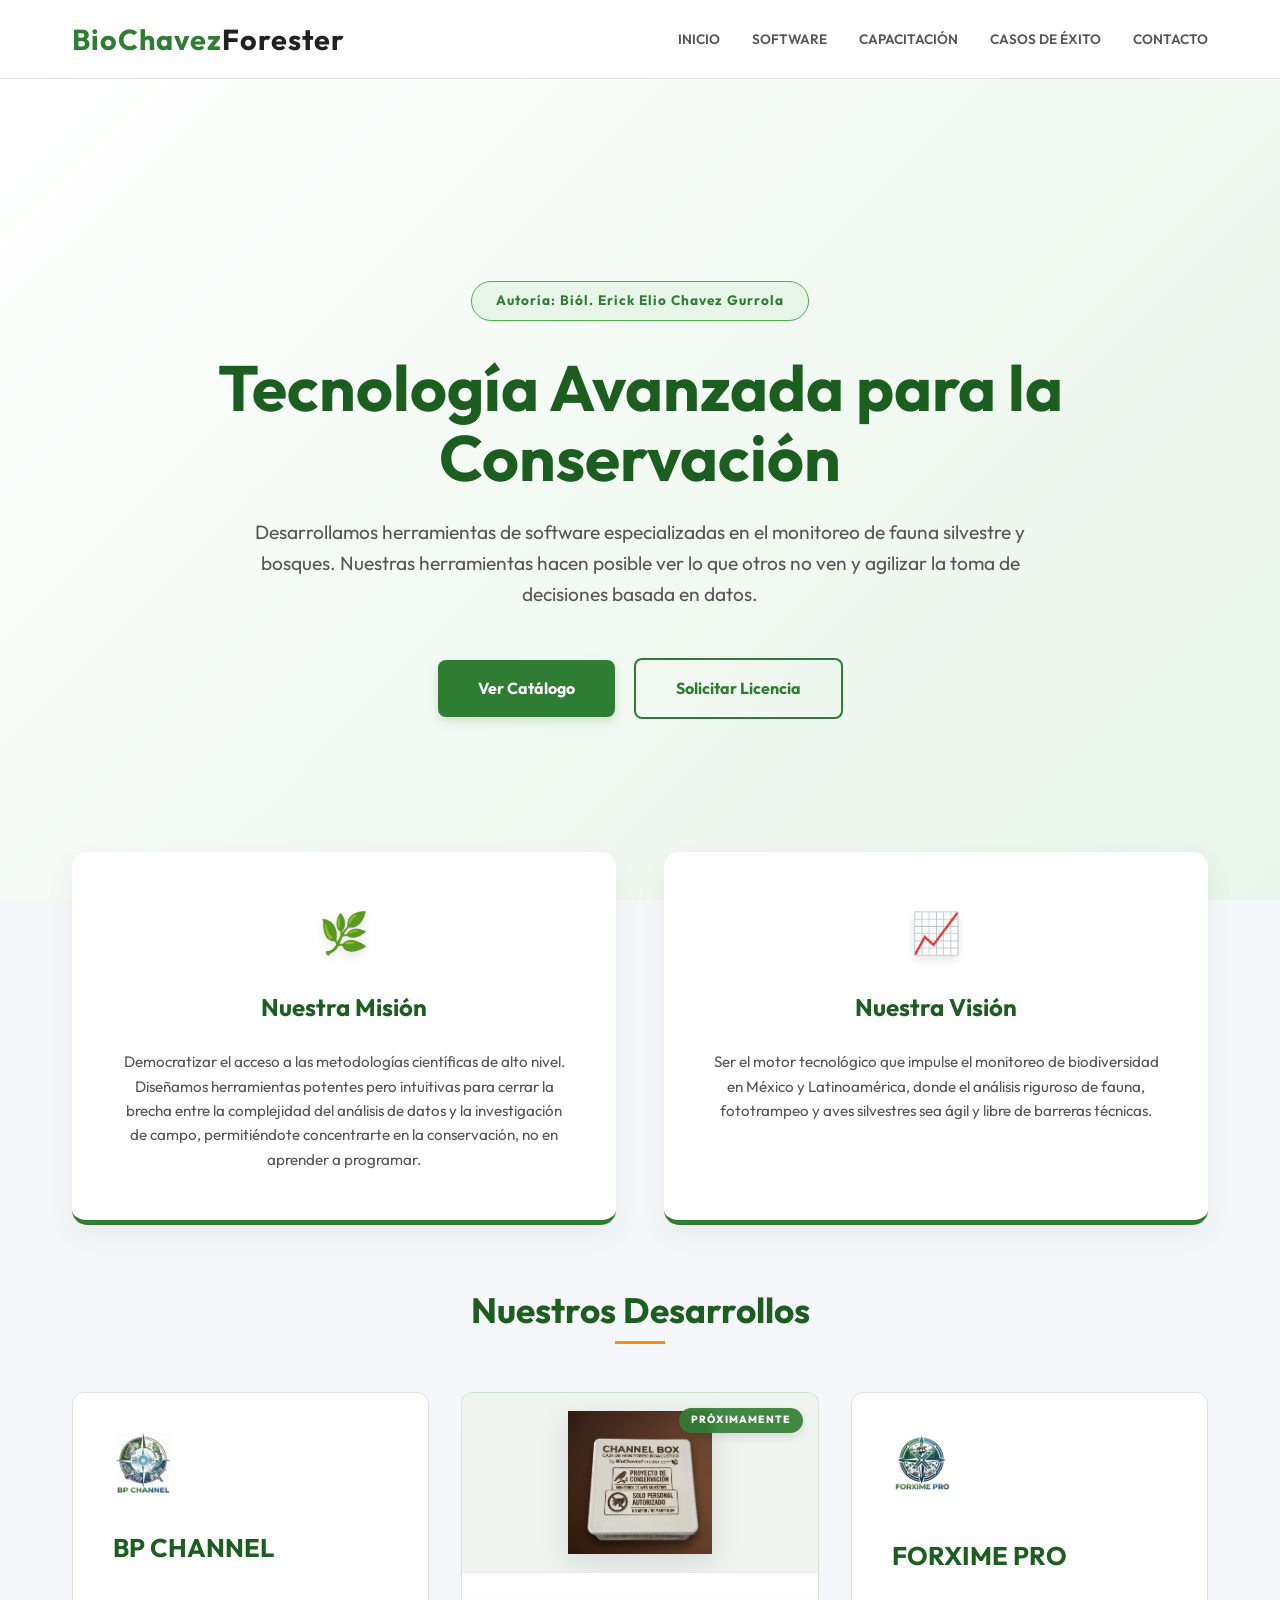
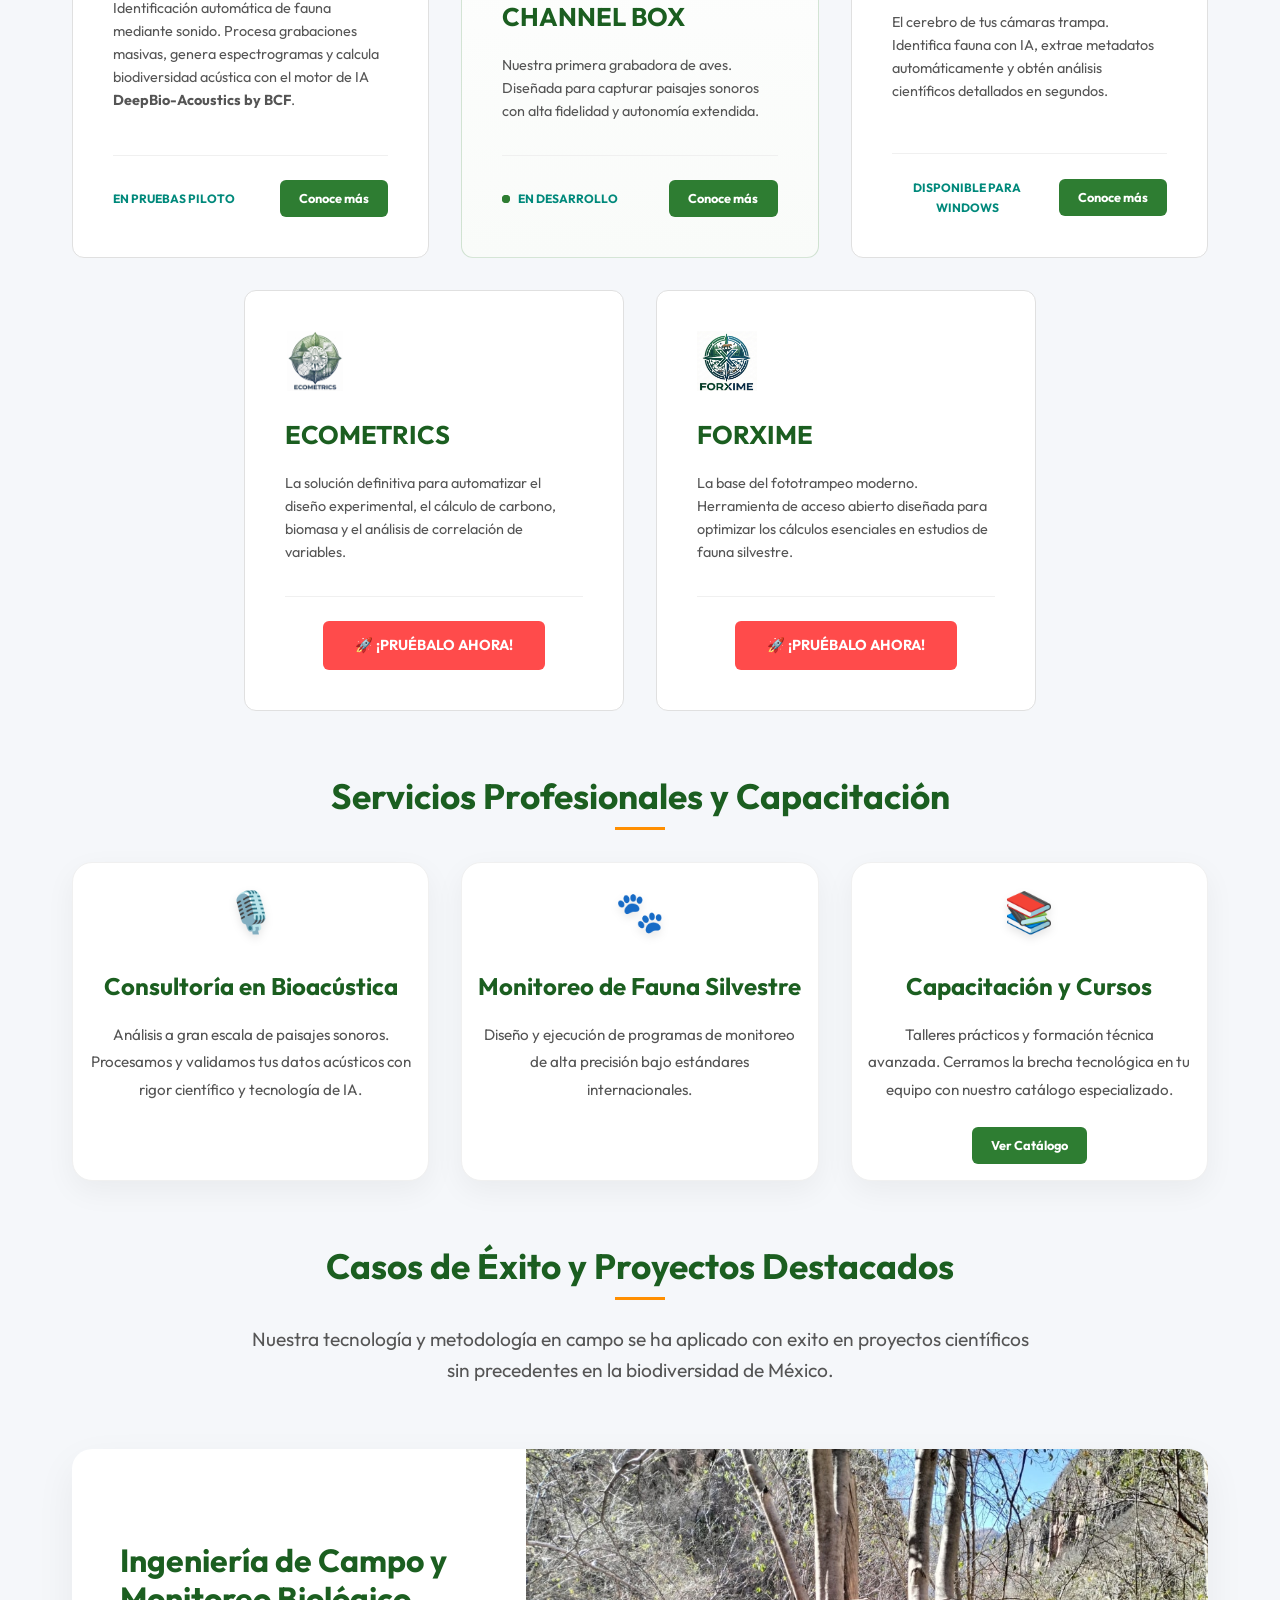
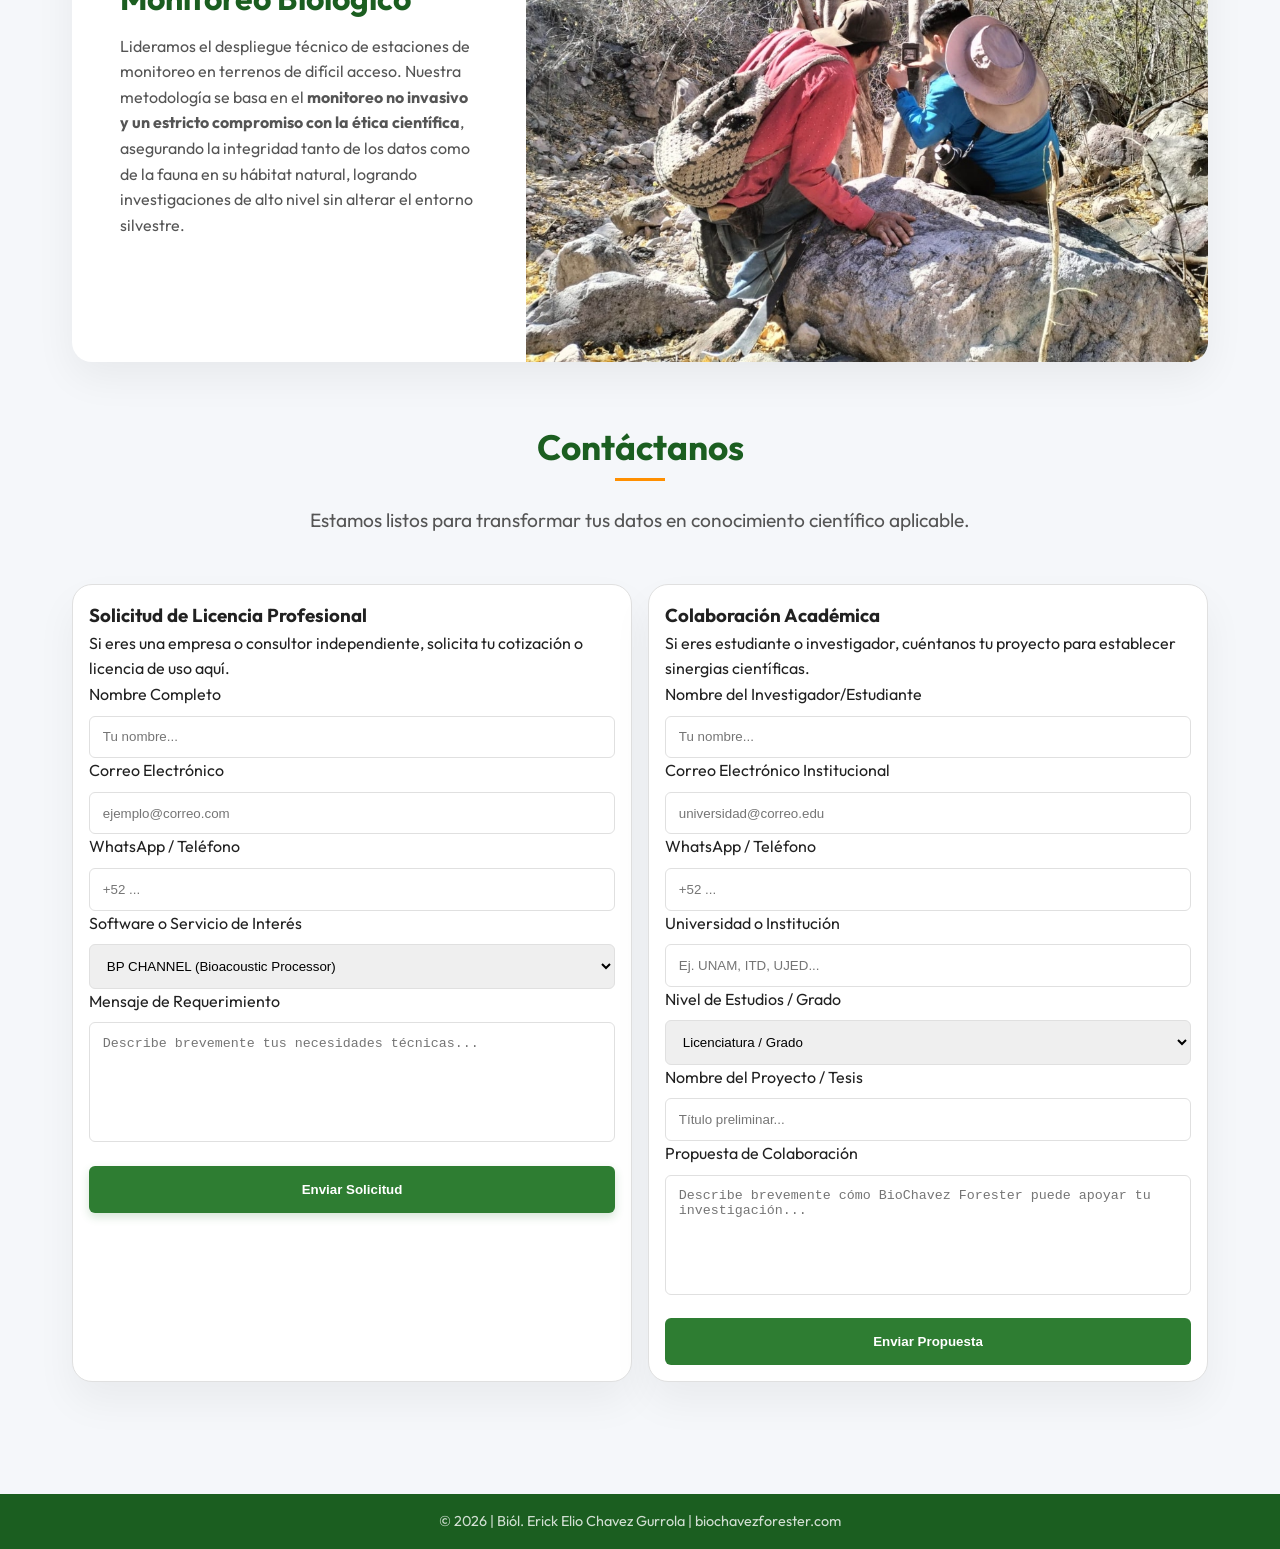
<file: index.html>
<!DOCTYPE html>
<html lang="es">

<head>
    <meta charset="UTF-8">
    <meta name="viewport" content="width=device-width, initial-scale=1.0">
    <title>BioChavez Forester | Software para Monitoreo de Biodiversidad y Fototrampeo</title>

    <!-- SEO Meta Tags -->
    <meta name="description"
        content="BioChavez Forester: El ecosistema líder de software profesional para el monitoreo de biodiversidad, fototrampeo avanzado y bioacústica para investigadores.">
    <meta name="keywords"
        content="fototrampeo, monitoreo de biodiversidad, software ecológico, FORXIME PRO, FORXIME, CHANNEL, bioacústica, Erick Elio Chavez Gurrola">
    <meta name="author" content="Biól. Erick Elio Chavez Gurrola">
    <meta name="robots" content="index, follow">
    <link rel="canonical" href="https://biochavezforester.com/">

    <!-- Open Graph / Facebook -->
    <meta property="og:type" content="website">
    <meta property="og:url" content="https://biochavezforester.com/">
    <meta property="og:title" content="BioChavez Forester | Tecnología Avanzada para la Conservación">
    <meta property="og:description"
        content="Lo mejor en software para fototrampeo y monitoreo de fauna. Soluciones profesionales con IA para investigadores y consultores.">
    <meta property="og:image" content="https://biochavezforester.com/assets/biochavez_seo_logo.png">

    <!-- Twitter -->
    <meta property="twitter:card" content="summary_large_image">
    <meta property="twitter:url" content="https://biochavezforester.com/">
    <meta property="twitter:title" content="BioChavez Forester | Software de Monitoreo de Biodiversidad">
    <meta property="twitter:description"
        content="Herramientas de software líderes para el análisis de biodiversidad, fototrampeo e inventarios forestales.">
    <meta property="twitter:image" content="https://biochavezforester.com/assets/biochavez_seo_logo.png">

    <!-- Structured Data (JSON-LD) -->
    <script type="application/ld+json">
    {
      "@context": "https://schema.org",
      "@type": "Organization",
      "name": "BioChavez Forester",
      "url": "https://biochavezforester.com",
      "logo": "https://biochavezforester.com/assets/biochavez_seo_logo.png",
      "contactPoint": {
        "@type": "ContactPoint",
        "contactType": "customer service",
        "areaServed": "World",
        "availableLanguage": ["Spanish", "English"]
      },
      "sameAs": [
        "https://linkedin.com/in/biochavezforester"
      ]
    }
    </script>
    <script type="application/ld+json">
    {
      "@context": "https://schema.org",
      "@type": "Person",
      "name": "Erick Elio Chavez Gurrola",
      "jobTitle": "Biólogo y Desarrollador de Software Forestal",
      "url": "https://biochavezforester.com",
      "description": "Biólogo y Maestro en Ingeniería Forestal especializado en el desarrollo de herramientas de software con IA para el monitoreo de fauna silvestre y bosques."
    }
    </script>
    <script type="application/ld+json">
    [
      {
        "@context": "https://schema.org",
        "@type": "SoftwareApplication",
        "name": "FORXIME PRO",
        "operatingSystem": "Windows 10/11",
        "applicationCategory": "BiologySoftware",
        "description": "IA para Identificación de Fauna y Sensores Remotos."
      },
      {
        "@context": "https://schema.org",
        "@type": "SoftwareApplication",
        "name": "FORXIME",
        "operatingSystem": "Windows 10/11",
        "applicationCategory": "BiologySoftware",
        "description": "Software Gratuito de Fototrampeo y Análisis de Fauna."
      },
      {
        "@context": "https://schema.org",
        "@type": "SoftwareApplication",
        "name": "BP CHANNEL",
        "operatingSystem": "Windows 10/11",
        "applicationCategory": "AudioSoftware",
        "description": "BP CHANNEL (Bioacoustic Processor): Procesamiento Masivo de Bioacústica y Análisis de Cantos de Aves con IA."
      }
    ]
    </script>

    <!-- Fuentes modernas -->
    <link rel="preconnect" href="https://fonts.googleapis.com">
    <link rel="preconnect" href="https://fonts.gstatic.com" crossorigin>
    <link href="https://fonts.googleapis.com/css2?family=Outfit:wght@300;400;600;700&display=swap" rel="stylesheet">
    <link rel="stylesheet" href="styles.css">
</head>

<body>
    <nav>
        <div class="container nav-content">
            <div class="logo">BioChavez<span>Forester</span></div>
            <ul class="nav-links">
                <li><a href="javascript:void(0)" data-scroll="inicio">Inicio</a></li>
                <li><a href="javascript:void(0)" data-scroll="software">Software</a></li>
                <li><a href="capacitacion">Capacitación</a></li>
                <li><a href="javascript:void(0)" data-scroll="casos">Casos de Éxito</a></li>
                <li><a href="javascript:void(0)" data-scroll="contacto">Contacto</a></li>
            </ul>
            <div class="hamburger">
                <span></span>
                <span></span>
                <span></span>
            </div>
        </div>
    </nav>

    <header id="inicio">
        <div class="container hero-content">
            <span class="badge">Autoría: Biól. Erick Elio Chavez Gurrola</span>
            <h1>Tecnología Avanzada para la Conservación</h1>
            <p class="subtitle">Desarrollamos herramientas de software especializadas en el monitoreo de fauna silvestre
                y bosques. Nuestras herramientas hacen posible ver lo que otros no ven y agilizar la toma de decisiones
                basada en datos.</p>
            <div class="hero-btns">
                <a href="javascript:void(0)" data-scroll="software" class="btn btn-primary">Ver Catálogo</a>
                <a href="javascript:void(0)" data-scroll="contacto" class="btn btn-outline">Solicitar Licencia</a>
            </div>
        </div>
    </header>

    <section id="mision-vision" class="container">
        <div class="mv-grid">
            <div class="mv-card">
                <div class="tool-icon">🌿</div>
                <h3>Nuestra Misión</h3>
                <p>Democratizar el acceso a las metodologías científicas de alto nivel. Diseñamos herramientas potentes
                    pero intuitivas para cerrar la brecha entre la complejidad del análisis de datos y la investigación
                    de campo, permitiéndote concentrarte en la conservación, no en aprender a programar.</p>
            </div>
            <div class="mv-card">
                <div class="tool-icon">📈</div>
                <h3>Nuestra Visión</h3>
                <p>Ser el motor tecnológico que impulse el monitoreo de biodiversidad en México y Latinoamérica, donde
                    el
                    análisis riguroso de fauna, fototrampeo y aves silvestres sea ágil y libre de barreras técnicas.
                </p>
            </div>
        </div>
    </section>

    <section id="software" class="container">
        <h2 class="section-title">Nuestros Desarrollos</h2>
        <div class="tools-grid">

            <!-- BP CHANNEL -->
            <div class="tool-card">
                <img src="assets/channel_logo.jpg"
                    alt="Logo de BP CHANNEL - Software de Bioacústica con IA de vanguardia" class="tool-card-logo">
                <h3>BP CHANNEL</h3>
                <p>Identificación automática de fauna mediante sonido. Procesa grabaciones masivas, genera
                    espectrogramas y calcula biodiversidad acústica con el motor de IA <b>DeepBio-Acoustics by BCF</b>.</p>
                <div class="tool-footer">
                    <span class="status">En pruebas piloto</span>
                    <a href="channel" class="btn-sm">Conoce más</a>
                </div>
            </div>

            <!-- CHANNEL BOX (PRÓXIMAMENTE) -->
            <div class="tool-card upcoming-card">
                <div class="tool-visual-container">
                    <img src="assets/channel_box.png" alt="CHANNEL BOX" class="tool-main-img">
                    <span class="badge-upcoming">PRÓXIMAMENTE</span>
                </div>
                <div class="tool-content">
                    <h3>CHANNEL BOX</h3>
                    <p>Nuestra primera grabadora de aves. Diseñada para capturar paisajes sonoros con alta fidelidad y
                        autonomía extendida.</p>
                </div>
                <div class="tool-footer">
                    <div class="status-container">
                        <span class="status-dot"></span>
                        <span class="status">En Desarrollo</span>
                    </div>
                    <a href="channel_box" class="btn-sm">Conoce más</a>
                </div>
            </div>

            <!-- FORXIME PRO -->
            <div class="tool-card">
                <img src="assets/forxime_pro_logo.jpg"
                    alt="Logo de FORXIME PRO - Inteligencia Artificial para Identificación de Fauna" class="tool-card-logo">
                <h3>FORXIME PRO</h3>
                <p>El cerebro de tus cámaras trampa. Identifica fauna con IA, extrae metadatos automáticamente y obtén
                    análisis científicos detallados en segundos.</p>
                <div class="tool-footer">
                    <span class="status" style="flex: 1; text-align: center; margin-right: 1rem;">Disponible para Windows</span>
                    <a href="forxime-pro" class="btn-sm">Conoce más</a>
                </div>
            </div>

            <!-- ECOMETRICS -->
            <div class="tool-card">
                <img src="assets/ecometrics_logo.png"
                    alt="Logo de ECOMETRICS - Software de Biometría Forestal y Cálculo de Carbono"
                    class="tool-card-logo">
                <h3>ECOMETRICS</h3>
                <p>La solución definitiva para automatizar el diseño experimental, el cálculo de carbono, biomasa y el
                    análisis de correlación de variables.</p>
                <div class="tool-footer" style="justify-content: center;">
                    <a href="ecometrics" class="btn-sm"
                        style="background: #ff4b4b; color: white; padding: 0.8rem 2rem; font-size: 0.9rem;">🚀 ¡PRUÉBALO
                        AHORA!</a>
                </div>
            </div>

            <!-- FORXIME -->
            <div class="tool-card">
                <img src="assets/forxime_logo.jpg"
                    alt="Logo de FORXIME - Herramienta gratuita para análisis de cámaras trampa y biodiversidad"
                    class="tool-card-logo">
                <h3>FORXIME</h3>
                <p>La base del fototrampeo moderno. Herramienta de acceso abierto diseñada para optimizar los cálculos
                    esenciales en estudios de fauna silvestre.</p>
                <div class="tool-footer" style="justify-content: center;">
                    <a href="forxime" class="btn-sm"
                        style="background: #ff4b4b; color: white; padding: 0.8rem 2rem; font-size: 0.9rem;">🚀 ¡PRUÉBALO
                        AHORA!</a>
                </div>
            </div>

        </div>
    </section>

    <section id="servicios" class="container">
        <h2 class="section-title">Servicios Profesionales y Capacitación</h2>
        <div class="services-grid">

            <div class="service-card">
                <div class="tool-icon">🎙️</div>
                <h3>Consultoría en Bioacústica</h3>
                <p>Análisis a gran escala de paisajes sonoros. Procesamos y validamos tus datos acústicos con rigor
                    científico y tecnología de IA.</p>
            </div>

            <div class="service-card">
                <div class="tool-icon">🐾</div>
                <h3>Monitoreo de Fauna Silvestre</h3>
                <p>Diseño y ejecución de programas de monitoreo de alta precisión bajo estándares internacionales.</p>
                <!-- Ocultado temporalmente por cuestiones legales:
                <p>Diseño y ejecución de programas de monitoreo de alta precisión. Co-autores del <b>primer registro
                        científico
                        de jaguar</b> en Durango (2025) bajo estándares internacionales.</p>
                -->
            </div>

            <div class="service-card">
                <div class="tool-icon">📚</div>
                <h3>Capacitación y Cursos</h3>
                <p>Talleres prácticos y formación técnica avanzada. Cerramos la brecha tecnológica en tu equipo con
                    nuestro catálogo especializado.</p>
                <a href="capacitacion" class="btn-sm" style="margin-top: 1.5rem; display: inline-block;">Ver
                    Catálogo</a>
            </div>

        </div>
    </section>

    <section id="casos" class="container">
        <h2 class="section-title">Casos de Éxito y Proyectos Destacados</h2>
        <p class="subtitle" style="text-align: center; max-width: 800px; margin: 0 auto 4rem auto;">Nuestra tecnología y
            metodología en campo se ha aplicado con exito en proyectos científicos sin precedentes en la biodiversidad
            de México.
        </p>

        <div class="success-grid">
            <!-- Caso Jaguar (Ocultado temporalmente por cuestiones legales) -->
            <!--
            <div class="success-card">
                <div class="success-img-container">
                    <div class="success-badge">Hito Histórico</div>
                    <img src="assets/jaguar_durango.jpg"
                        alt="Primer registro científico de Jaguar (Panthera onca) en Durango mediante fototrampeo - BioChavez Forester">
                </div>
                <div class="success-info">
                    <h3>Primer Registro Científico de Jaguar en Durango</h3>
                    <p>Participación técnica en el hallazgo que marcó un hito para la biodiversidad del estado.
                        Documentado mediante un modelo de monitoreo sistemático en la Sierra Madre Occidental.</p>

                    <div class="scientific-meta">
                        <div><b>Especie:</b> <span><i>Panthera onca</i> (Jaguar)</span></div>
                        <div><b>Confirmación:</b> <span>Diciembre 2025</span></div>
                        <div><b>Localidad:</b> <span>Pueblo Nuevo, Durango</span></div>
                        <div><b>Método:</b> <span>Fototrampeo</span></div>
                    </div>

                    <div class="institutions-row" style="justify-content: center; text-align: center;">
                        <span style="text-align: center;">Colaboración Institucional:</span>
                        <div class="inst-logo">TecNM Campus Valle del Guadiana</div>
                        <div class="inst-logo">SRNyMA Durango</div>
                        <div class="inst-logo">Arizona Game & Fish</div>
                    </div>
                </div>
            </div>
            -->

            <!-- Caso Campo -->
            <div class="success-card" style="grid-template-columns: 0.8fr 1.2fr;">
                <div class="success-info">
                    <h3>Ingeniería de Campo y Monitoreo Biológico</h3>
                    <p>Lideramos el despliegue técnico de estaciones de monitoreo en terrenos de difícil acceso. Nuestra
                        metodología se basa en
                        el <b>monitoreo no invasivo y un estricto compromiso con la ética científica</b>, asegurando la
                        integridad tanto de los datos como de la fauna en su hábitat natural, logrando investigaciones
                        de alto nivel sin alterar el entorno silvestre.</p>
                </div>
                <div class="success-img-container">
                    <img src="assets/monitoreo_campo.jpg"
                        alt="Ingeniería de campo y despliegue de estaciones de monitoreo biológico - Biol. Erick Elio Chavez Gurrola">
                </div>
            </div>
        </div>
    </section>

    <section id="contacto" class="container contact-section" style="padding-top: 0;">
        <h2 class="section-title">Contáctanos</h2>
        <p class="subtitle" style="text-align: center; max-width: 800px; margin: 0 auto 3rem auto;">Estamos listos para
            transformar tus datos en conocimiento científico aplicable.</p>
        <div class="contact-grid">
            <!-- Tarjeta Profesional -->
            <div class="contact-card professional">
                <h3>Solicitud de Licencia Profesional</h3>
                <p>Si eres una empresa o consultor independiente, solicita tu cotización o licencia de uso aquí.</p>
                <form action="https://formspree.io/f/xnjobrnr" method="POST">
                    <div class="form-group">
                        <label>Nombre Completo</label>
                        <input type="text" name="nombre" required placeholder="Tu nombre...">
                    </div>
                    <div class="form-group">
                        <label>Correo Electrónico</label>
                        <input type="email" name="email" required placeholder="ejemplo@correo.com">
                    </div>
                    <div class="form-group">
                        <label>WhatsApp / Teléfono</label>
                        <input type="tel" name="telefono" placeholder="+52 ...">
                    </div>
                    <div class="form-group">
                        <label>Software o Servicio de Interés</label>
                        <select name="software">
                            <option value="BP CHANNEL">BP CHANNEL (Bioacoustic Processor)</option>
                            <option value="FORXIME PRO">FORXIME PRO (Biodiversidad)</option>
                            <option value="ECOMETRICS">ECOMETRICS (Diseño Experimental)</option>
                            <option value="CONSULTORIA">Consultoría Especializada</option>
                        </select>
                    </div>
                    <div class="form-group">
                        <label>Mensaje de Requerimiento</label>
                        <textarea name="mensaje"
                            placeholder="Describe brevemente tus necesidades técnicas..."></textarea>
                    </div>
                    <button type="submit" class="btn btn-primary btn-block">Enviar Solicitud</button>
                </form>
            </div>

            <!-- Tarjeta Académica -->
            <div class="contact-card academic">
                <h3>Colaboración Académica</h3>
                <p>Si eres estudiante o investigador, cuéntanos tu proyecto para establecer sinergias científicas.</p>
                <form action="https://formspree.io/f/xnjobrnr" method="POST">
                    <div class="form-group">
                        <label>Nombre del Investigador/Estudiante</label>
                        <input type="text" name="nombre" required placeholder="Tu nombre...">
                    </div>
                    <div class="form-group">
                        <label>Correo Electrónico Institucional</label>
                        <input type="email" name="email" required placeholder="universidad@correo.edu">
                    </div>
                    <div class="form-group">
                        <label>WhatsApp / Teléfono</label>
                        <input type="tel" name="telefono" placeholder="+52 ...">
                    </div>
                    <div class="form-group">
                        <label>Universidad o Institución</label>
                        <input type="text" name="universidad" required placeholder="Ej. UNAM, ITD, UJED...">
                    </div>
                    <div class="form-group">
                        <label>Nivel de Estudios / Grado</label>
                        <select name="nivel">
                            <option value="BS">Licenciatura / Grado</option>
                            <option value="MSC">Maestría / Posgrado</option>
                            <option value="PHD">Doctorado / Investigador</option>
                        </select>
                    </div>
                    <div class="form-group">
                        <label>Nombre del Proyecto / Tesis</label>
                        <input type="text" name="proyecto" required placeholder="Título preliminar...">
                    </div>
                    <div class="form-group">
                        <label>Propuesta de Colaboración</label>
                        <textarea name="mensaje"
                            placeholder="Describe brevemente cómo BioChavez Forester puede apoyar tu investigación..."></textarea>
                    </div>
                    <button type="submit" class="btn btn-outline btn-block" style="margin-left: 0;">Enviar
                        Propuesta</button>
                </form>
            </div>
        </div>
    </section>

    <footer style="margin-top: 5rem;">
        <div class="container">
            <p>&copy; 2026 | Biól. Erick Elio Chavez Gurrola | biochavezforester.com</p>
        </div>
    </footer>

    <!-- Lightbox Modal -->
    <div id="lightbox" class="lightbox-modal">
        <span class="lightbox-close" id="close-lightbox">&times;</span>
        <img class="lightbox-content" id="lightbox-img" alt="Vista previa de imagen ampliada">
        <div class="lightbox-caption">
            <h4 id="lightbox-title"></h4>
            <p id="lightbox-text"></p>
        </div>
    </div>

    <!-- Script compartido para navegación limpia -->
    <script src="scripts.js"></script>

    <script>
        // --- Lógica de Lightbox (Específica de la home) ---
        const lightbox = document.getElementById('lightbox');
        const lightboxImg = document.getElementById('lightbox-img');
        const lightboxTitle = document.getElementById('lightbox-title');
        const lightboxText = document.getElementById('lightbox-text');
        const closeBtn = document.getElementById('close-lightbox');

        // Seleccionamos las imágenes clicables en Casos de Éxito
        document.querySelectorAll('.success-img-container').forEach(container => {
            container.style.cursor = 'pointer';
            container.addEventListener('click', () => {
                const img = container.querySelector('img');
                const title = container.closest('.success-card').querySelector('h3').innerText;
                const text = container.closest('.success-card').querySelector('p').innerText;

                lightboxImg.src = img.src;
                lightboxTitle.innerText = title;
                lightboxText.innerText = text;
                lightbox.classList.add('active');
                document.body.style.overflow = 'hidden';
            });
        });

        const closeLightbox = () => {
            lightbox.classList.remove('active');
            document.body.style.overflow = 'auto';
        };

        closeBtn.addEventListener('click', closeLightbox);
        lightbox.addEventListener('click', (e) => {
            if (e.target === lightbox) closeLightbox();
        });
        document.addEventListener('keydown', (e) => {
            if (e.key === 'Escape') closeLightbox();
        });
    </script>
</body>

</html>
</file>
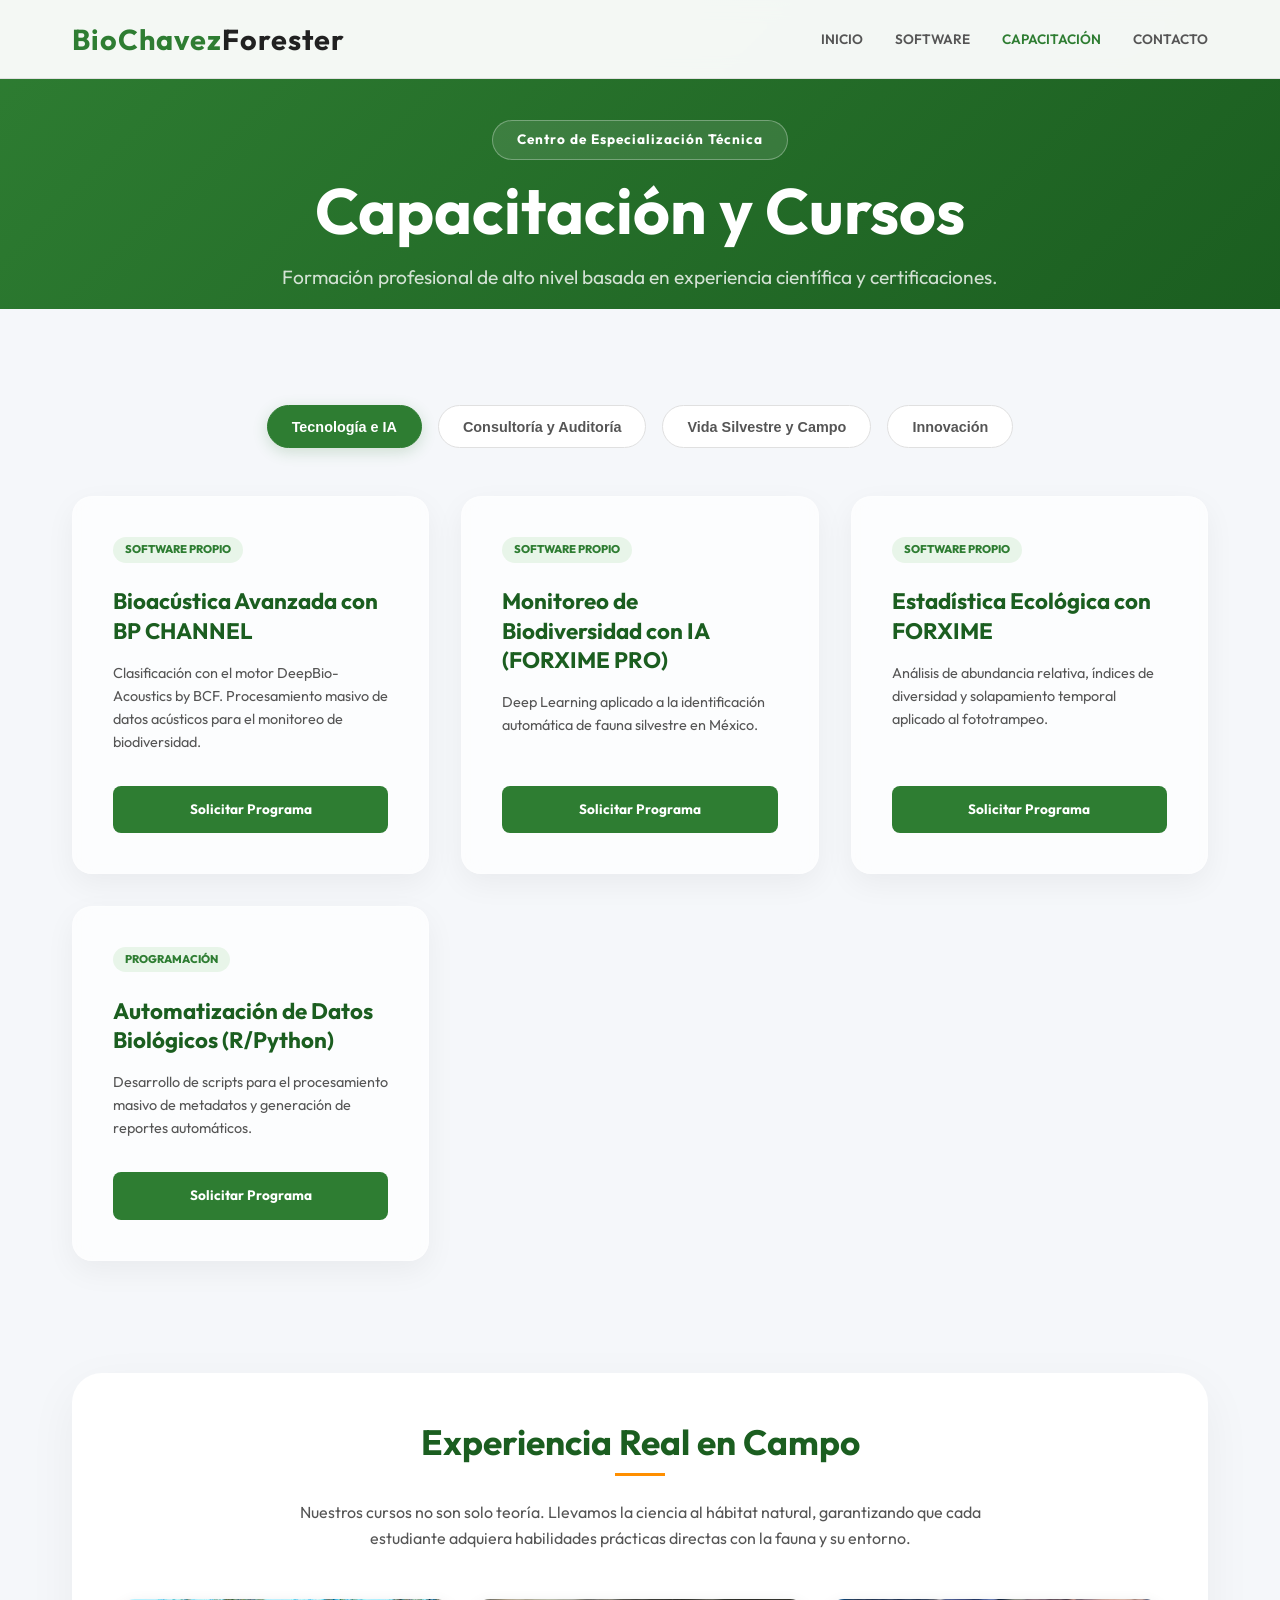
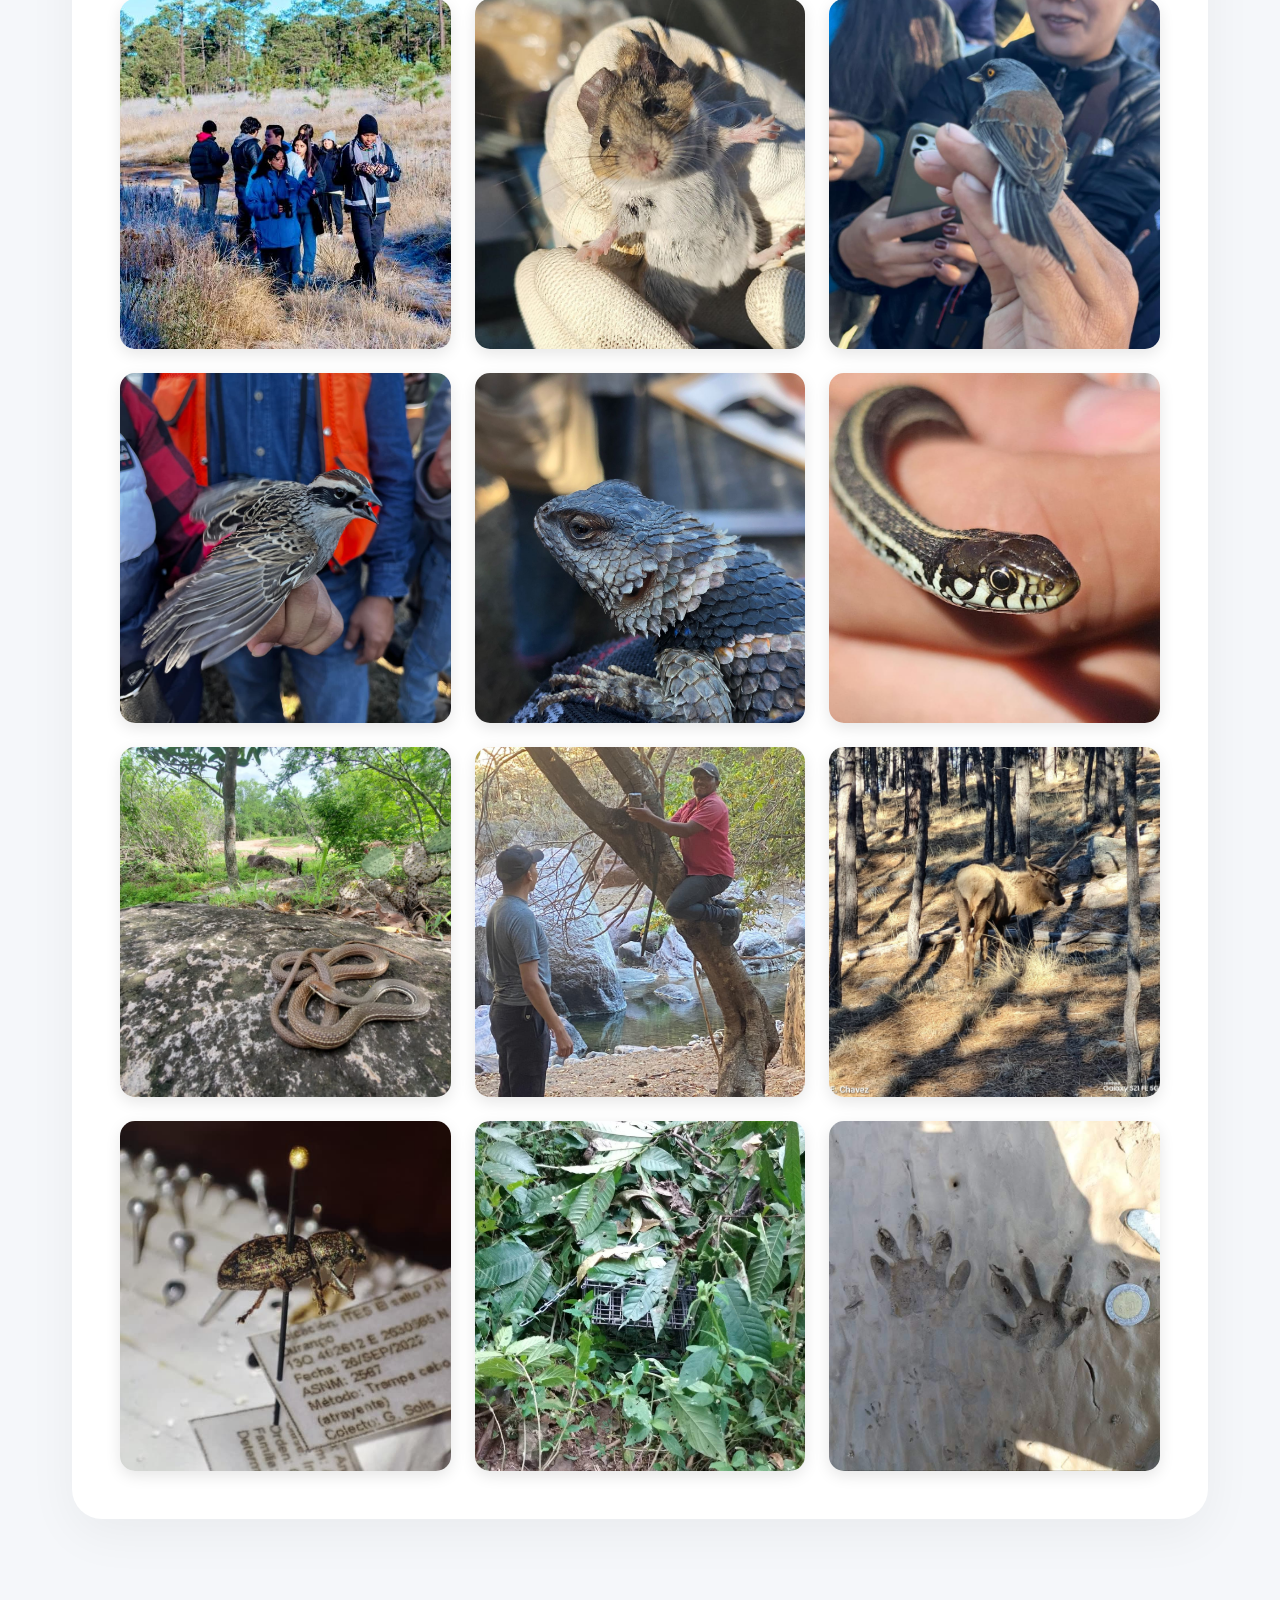
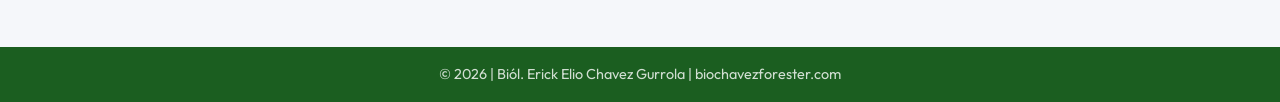
<file: capacitacion.html>
<!DOCTYPE html>
<html lang="es">

<head>
    <meta charset="UTF-8">
    <meta name="viewport" content="width=device-width, initial-scale=1.0">
    <title>Capacitación y Cursos | BioChavez Forester</title>

    <!-- SEO Meta Tags -->
    <meta name="description"
        content="Cursos especializados en bioacústica, fototrampeo, auditoría PROFEPA y manejo de fauna de BioChavez Forester para profesionales de la biología.">
    <meta name="keywords"
        content="cursos biodiversidad, capacitación ambiental, auditoría PROFEPA, bioacústica IA, fototrampeo, Erick Elio Chavez Gurrola">
    <meta name="author" content="Biól. Erick Elio Chavez Gurrola">
    <meta name="robots" content="index, follow">
    <link rel="canonical" href="https://biochavezforester.com/capacitacion">

    <!-- Open Graph / Facebook -->
    <meta property="og:type" content="article">
    <meta property="og:url" content="https://biochavezforester.com/capacitacion">
    <meta property="og:title" content="Capacitación y Cursos | BioChavez Forester">
    <meta property="og:description"
        content="Cursos especializados en bioacústica, fototrampeo, auditoría PROFEPA y manejo de fauna para profesionales.">
    <meta property="og:image" content="https://biochavezforester.com/assets/biochavez_seo_logo.png">

    <!-- Fuentes modernas -->
    <link rel="preconnect" href="https://fonts.googleapis.com">
    <link rel="preconnect" href="https://fonts.gstatic.com" crossorigin>
    <link href="https://fonts.googleapis.com/css2?family=Outfit:wght@300;400;600;700&display=swap" rel="stylesheet">
    <link rel="stylesheet" href="styles.css">
</head>

<body>
    <nav>
        <div class="container nav-content">
            <div class="logo">BioChavez<span>Forester</span></div>
            <ul class="nav-links">
                <li><a href="javascript:void(0)" data-scroll="inicio">Inicio</a></li>
                <li><a href="javascript:void(0)" data-scroll="software">Software</a></li>
                <li><a href="capacitacion" style="color: var(--primary-green);">Capacitación</a></li>
                <li><a href="javascript:void(0)" data-scroll="contacto">Contacto</a></li>
            </ul>
            <div class="hamburger">
                <span></span>
                <span></span>
                <span></span>
            </div>
        </div>
    </nav>

    <header class="sub-header">
        <div class="container hero-content">
            <span class="badge">Centro de Especialización Técnica</span>
            <h1>Capacitación y Cursos</h1>
            <p class="subtitle">Formación profesional de alto nivel basada en experiencia científica y certificaciones.
            </p>
        </div>
    </header>

    <main class="container" style="margin-top: 4rem; margin-bottom: 8rem;">


        <section id="cursos">
            <div class="tabs-container">
                <button class="tab-btn active" onclick="openTab(event, 'tecnologia')">Tecnología e IA</button>
                <button class="tab-btn" onclick="openTab(event, 'auditoria')">Consultoría y Auditoría</button>
                <button class="tab-btn" onclick="openTab(event, 'fauna')">Vida Silvestre y Campo</button>
                <button class="tab-btn" onclick="openTab(event, 'internacional')">Innovación</button>
            </div>

            <!-- TAB: TECNOLOGÍA -->
            <div id="tecnologia" class="tab-content active">
                <div class="course-grid">
                    <div class="course-card">
                        <span class="inst-badge">Software Propio</span>
                        <h3>Bioacústica Avanzada con BP CHANNEL</h3>
                        <p>Clasificación con el motor DeepBio-Acoustics by BCF. Procesamiento masivo de datos acústicos para el monitoreo
                            de biodiversidad.</p>
                        <a href="/#contacto" class="btn-request">Solicitar Programa</a>
                    </div>
                    <div class="course-card">
                        <span class="inst-badge">Software Propio</span>
                        <h3>Monitoreo de Biodiversidad con IA (FORXIME PRO)</h3>
                        <p>Deep Learning aplicado a la identificación automática de fauna silvestre en México.</p>
                        <a href="/#contacto" class="btn-request">Solicitar Programa</a>
                    </div>
                    <div class="course-card">
                        <span class="inst-badge">Software Propio</span>
                        <h3>Estadística Ecológica con FORXIME</h3>
                        <p>Análisis de abundancia relativa, índices de diversidad y solapamiento temporal aplicado al
                            fototrampeo.</p>
                        <a href="/#contacto" class="btn-request">Solicitar Programa</a>
                    </div>
                    <div class="course-card">
                        <span class="inst-badge">Programación</span>
                        <h3>Automatización de Datos Biológicos (R/Python)</h3>
                        <p>Desarrollo de scripts para el procesamiento masivo de metadatos y generación de reportes
                            automáticos.</p>
                        <a href="/#contacto" class="btn-request">Solicitar Programa</a>
                    </div>
                </div>
            </div>

            <!-- TAB: AUDITORÍA -->
            <div id="auditoria" class="tab-content">
                <div class="course-grid">
                    <div class="course-card">
                        <span class="inst-badge">PROFEPA</span>
                        <h3>Distintivo Calidad Ambiental México</h3>
                        <p>Metodología y aplicación práctica como auditoría interna continua para el cumplimiento legal
                            ambiental federal.</p>
                        <a href="/#contacto" class="btn-request">Solicitar Programa</a>
                    </div>
                    <div class="course-card">
                        <span class="inst-badge">ISO 14001:2015</span>
                        <h3>Gestión de Sistemas ISO 14001</h3>
                        <p>Requisitos legales, administración ambiental corporativa y diseño de planes de contingencia.
                        </p>
                        <a href="/#contacto" class="btn-request">Solicitar Programa</a>
                    </div>
                    <div class="course-card">
                        <span class="inst-badge">Legal</span>
                        <h3>Supervisión y Control de Riesgos</h3>
                        <p>Gestión normativa bajo la Ley General de Equilibrio Ecológico y Protección al Ambiente.</p>
                        <a href="/#contacto" class="btn-request">Solicitar Programa</a>
                    </div>
                    <div class="course-card">
                        <span class="inst-badge">Seguridad</span>
                        <h3>Manejo de Materiales y Residuos Peligrosos</h3>
                        <p>Protocolos de seguridad industrial y supervisión técnica en el manejo de residuos especiales.
                        </p>
                        <a href="/#contacto" class="btn-request">Solicitar Programa</a>
                    </div>
                </div>
            </div>

            <!-- TAB: FAUNA -->
            <div id="fauna" class="tab-content">
                <div class="course-grid">
                    <div class="course-card">
                        <span class="inst-badge">Herpetología</span>
                        <h3>Manejo del Accidente Ofídico</h3>
                        <p>Protocolos de primera respuesta, identificación de especies venenosas en México y medidas de
                            prevención ante mordeduras.</p>
                        <a href="/#contacto" class="btn-request">Solicitar Programa</a>
                    </div>
                    <div class="course-card">
                        <span class="inst-badge">UNAM</span>
                        <h3>Toxicología de Animales de Importancia Médica</h3>
                        <p>Protocolos de antídotos y tratamiento primario para fauna de importancia médica en México.
                        </p>
                        <a href="/#contacto" class="btn-request">Solicitar Programa</a>
                    </div>
                    <div class="course-card">
                        <span class="inst-badge">Ornitología</span>
                        <h3>Formación de Guías de Observación de Aves</h3>
                        <p>Etología básica, identificación visual/auditiva y diseño de rutas de avistamiento
                            profesional.</p>
                        <a href="/#contacto" class="btn-request">Solicitar Programa</a>
                    </div>
                    <div class="course-card">
                        <span class="inst-badge">Monitoreo</span>
                        <h3>Diseño y despliegue de SMIB (Sistema Integral de Monitoreo de Biodiversidad)</h3>
                        <p>Estrategias integrales y despliegue tecnológico para el monitoreo sistemático de la biodiversidad en campo.</p>
                        <a href="/#contacto" class="btn-request">Solicitar Programa</a>
                    </div>
                    <div class="course-card">
                        <span class="inst-badge">Campo (UANL)</span>
                        <h3>Técnicas de Muestreo de Fauna Silvestre</h3>
                        <p>Diseño de transectos, establecimiento de estaciones de trampeo y monitoreo no invasivo.</p>
                        <a href="/#contacto" class="btn-request">Solicitar Programa</a>
                    </div>
                    <div class="course-card">
                        <span class="inst-badge">Entomología</span>
                        <h3>Montaje y Conservación de Insectos</h3>
                        <p>Protocolos de recolecta, preparación física, etiquetado y preservación a largo plazo de
                            ejemplares científicos.</p>
                        <a href="/#contacto" class="btn-request">Solicitar Programa</a>
                    </div>
                </div>
            </div>

            <!-- TAB: INTERNACIONAL -->
            <div id="internacional" class="tab-content">
                <div class="course-grid">
                    <div class="course-card">
                        <span class="inst-badge">FAO</span>
                        <h3>Sistemas de Alerta Temprana ante Sequías</h3>
                        <p>Gestión hídrica estratégica y resiliencia comunitaria frente a eventos climáticos extremos.
                        </p>
                        <a href="/#contacto" class="btn-request">Solicitar Programa</a>
                    </div>
                    <div class="course-card">
                        <span class="inst-badge">FAO / Agro</span>
                        <h3>Innovación Agroalimentaria</h3>
                        <p>Estrategias de escalamiento rural y transferencia tecnológica para la sostenibilidad
                            alimentaria.</p>
                        <a href="/#contacto" class="btn-request">Solicitar Programa</a>
                    </div>
                    <div class="course-card">
                        <span class="inst-badge">Microsoft / SEP</span>
                        <h3>Inteligencia Artificial para Docentes</h3>
                        <p>Formación en el uso ético y pedagógico de IA; herramientas didácticas para la educación.</p>
                        <a href="/#contacto" class="btn-request">Solicitar Programa</a>
                    </div>
                </div>
            </div>

        </section>

        <!-- Galería de Experiencia Real en Campo -->
        <section class="field-gallery">
            <h2 class="section-title">Experiencia Real en Campo</h2>
            <p
                style="text-align: center; color: var(--text-medium); margin-bottom: 3rem; max-width: 700px; margin-left: auto; margin-right: auto;">
                Nuestros cursos no son solo teoría. Llevamos la ciencia al hábitat natural, garantizando que cada
                estudiante adquiera habilidades prácticas directas con la fauna y su entorno.
            </p>

            <div class="gallery-grid-field">
                <!-- Imagen 1: Clase en campo -->
                <div class="gallery-item-field">
                    <img src="assets/campo_clase.jpeg" alt="Estudiantes en el bosque">
                    <div class="gallery-overlay-field">Formación Práctica en Campo</div>
                </div>

                <!-- Imagen 2: Ratón -->
                <div class="gallery-item-field">
                    <img src="assets/campo_raton.jpeg" alt="Manejo de ratón">
                    <div class="gallery-overlay-field">Captura y Manejo de Micromamíferos</div>
                </div>

                <!-- Imagen 3: Ave 1 -->
                <div class="gallery-item-field">
                    <img src="assets/campo_ave1.jpeg" alt="Identificación de ave">
                    <div class="gallery-overlay-field">Muestreo de Avifauna</div>
                </div>

                <!-- Imagen 4: Ave 2 -->
                <div class="gallery-item-field">
                    <img src="assets/campo_ave2.jpeg" alt="Técnicas de ornitología">
                    <div class="gallery-overlay-field">Biometría y Etología de Aves</div>
                </div>

                <!-- Imagen 5: Lagartija -->
                <div class="gallery-item-field">
                    <img src="assets/campo_lagartija.jpeg" alt="Escamoso">
                    <div class="gallery-overlay-field">Herpetofauna: Escamosos</div>
                </div>

                <!-- Imagen 6: Serpiente 1 -->
                <div class="gallery-item-field">
                    <img src="assets/campo_serpiente.jpeg" alt="Manejo de serpiente">
                    <div class="gallery-overlay-field">Manejo de Reptiles</div>
                </div>

                <!-- Imagen 7: Serpiente 2 -->
                <div class="gallery-item-field">
                    <img src="assets/campo_serpiente2.jpeg" alt="Serpiente en roca">
                    <div class="gallery-overlay-field">Identificación de Especies en Hábitat</div>
                </div>

                <!-- Imagen 8: Fototrampeo -->
                <div class="gallery-item-field">
                    <img src="assets/campo_fotorampeo.jpeg" alt="Instalación de cámara trampa">
                    <div class="gallery-overlay-field">Instalación de Estaciones de Fototrampeo</div>
                </div>

                <!-- Imagen 9: Venado -->
                <div class="gallery-item-field">
                    <img src="assets/campo_venado.jpeg" alt="Venado en el bosque">
                    <div class="gallery-overlay-field">Monitoreo de Grandes Mamíferos</div>
                </div>

                <!-- Imagen 10: Insecto -->
                <div class="gallery-item-field">
                    <img src="assets/campo_insecto.jpeg" alt="Colección entomológica">
                    <div class="gallery-overlay-field">Entomología y Colecciones Científicas</div>
                </div>


                <!-- Imagen 12: Trampa -->
                <div class="gallery-item-field">
                    <img src="assets/campo_trampa.jpeg" alt="Trampa de jaula">
                    <div class="gallery-overlay-field">Técnicas de Trampeo</div>
                </div>

                <!-- Imagen 13: Huellas -->
                <div class="gallery-item-field">
                    <img src="assets/campo_huellas.jpeg" alt="Huellas en lodo">
                    <div class="gallery-overlay-field">Rastreo e Identificación de Huellas</div>
                </div>
            </div>
        </section>
    </main>

    <footer>
        <div class="container">
            <p>&copy; 2026 | Biól. Erick Elio Chavez Gurrola | biochavezforester.com</p>
        </div>
    </footer>

    <script>
        function openTab(evt, tabName) {
            var i, tabContent, tabBtns;
            tabContent = document.getElementsByClassName("tab-content");
            for (i = 0; i < tabContent.length; i++) {
                tabContent[i].classList.remove("active");
            }
            tabBtns = document.getElementsByClassName("tab-btn");
            for (i = 0; i < tabBtns.length; i++) {
                tabBtns[i].classList.remove("active");
            }
            document.getElementById(tabName).classList.add("active");
            evt.currentTarget.classList.add("active");
        }
    </script>

    <!-- Script compartido para navegación limpia -->
    <script src="scripts.js"></script>
</body>

</html>
</file>
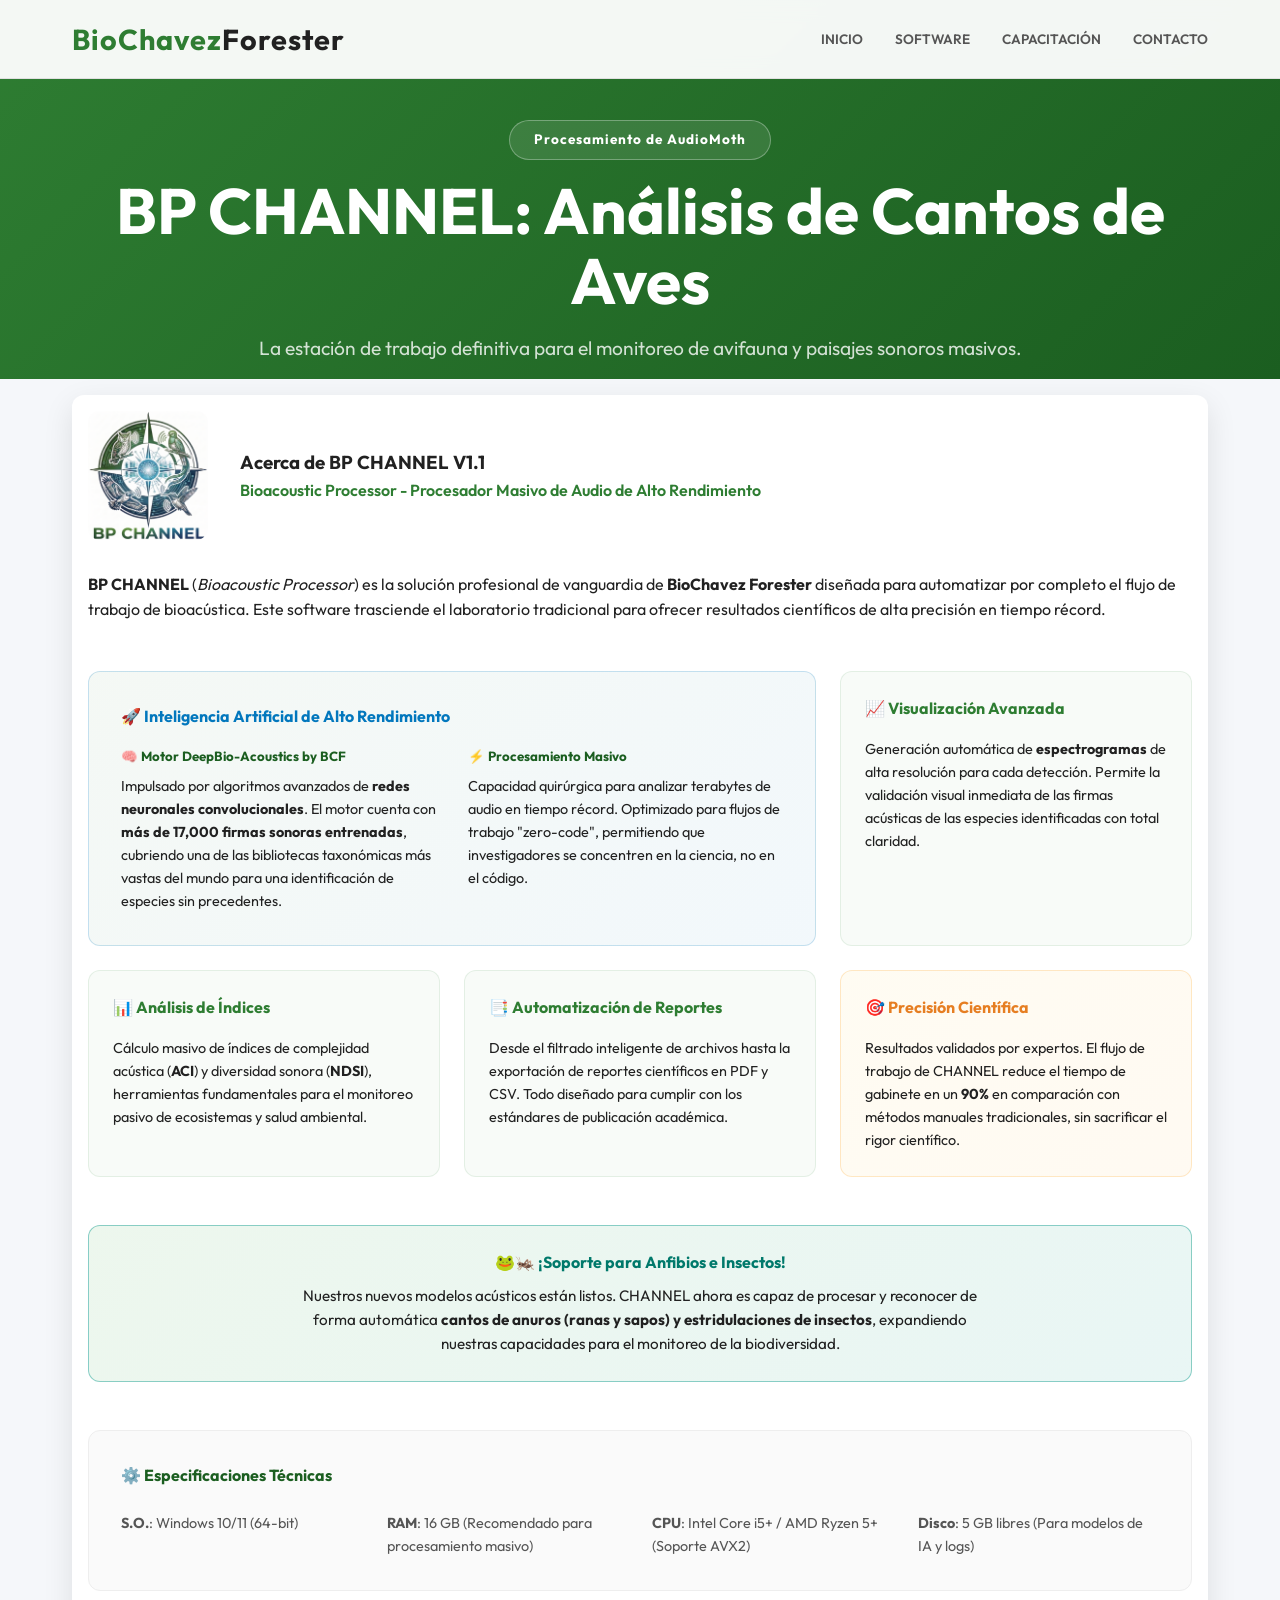
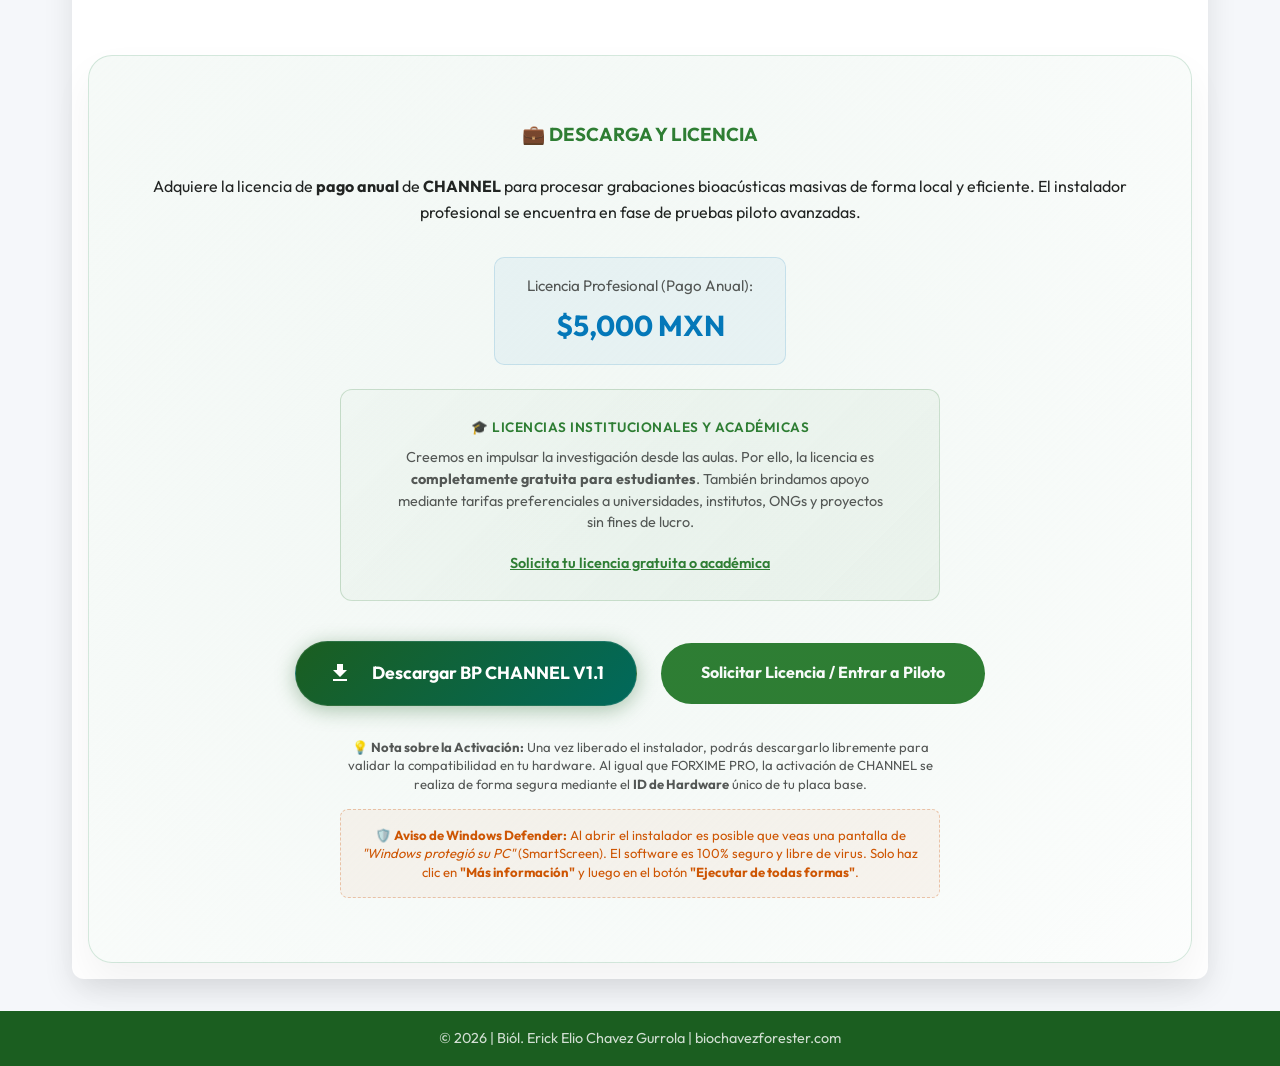
<file: channel.html>
<!DOCTYPE html>
<html lang="es">
<head>
    <meta charset="UTF-8">
    <meta name="viewport" content="width=device-width, initial-scale=1.0">
    <title>BP CHANNEL | Análisis de Cantos de Aves y Paisajes Sonoros | BioChavez Forester</title>

    <!-- SEO Meta Tags -->
    <meta name="description" content="BP CHANNEL: Análisis masivo de cantos de aves y biodiversidad acústica. Identifica aves con el motor DeepBio-Acoustics by BCF para investigadores profesionales.">
    <meta name="keywords" content="análisis cantos aves, bioacústica, BP CHANNEL, CHANNEL, IA sonidos aves, monitoreo aves, Erick Elio Chavez Gurrola">
    <meta name="author" content="Biól. Erick Elio Chavez Gurrola">
    <meta name="robots" content="index, follow">
    <link rel="canonical" href="https://biochavezforester.com/channel">

    <!-- Open Graph / Facebook -->
    <meta property="og:type" content="article">
    <meta property="og:url" content="https://biochavezforester.com/channel">
    <meta property="og:title" content="BP CHANNEL | Bioacoustic Processor - Procesador Masivo de Audio de Alto Rendimiento">
    <meta property="og:description" content="Automatiza tu flujo de trabajo de bioacústica con el motor de IA DeepBio-Acoustics by BCF. Resultados científicos en tiempo récord.">
    <meta property="og:image" content="https://biochavezforester.com/assets/channel_logo.jpg">

    <link rel="preconnect" href="https://fonts.googleapis.com">
    <link rel="preconnect" href="https://fonts.gstatic.com" crossorigin>
    <link href="https://fonts.googleapis.com/css2?family=Outfit:wght@300;400;600;700&display=swap" rel="stylesheet">
    <link rel="stylesheet" href="styles.css">
</head>
<body>
    <nav>
        <div class="container nav-content">
            <div class="logo">BioChavez<span>Forester</span></div>
            <ul class="nav-links">
                <li><a href="javascript:void(0)" data-scroll="inicio">Inicio</a></li>
                <li><a href="javascript:void(0)" data-scroll="software">Software</a></li>
                <li><a href="capacitacion">Capacitación</a></li>
                <li><a href="javascript:void(0)" data-scroll="contacto">Contacto</a></li>
            </ul>
            <div class="hamburger">
                <span></span>
                <span></span>
                <span></span>
            </div>
        </div>
    </nav>

    <header class="sub-header">
        <div class="container hero-content">
            <span class="badge">Procesamiento de AudioMoth</span>
            <h1>BP CHANNEL: Análisis de Cantos de Aves</h1>
            <p class="subtitle">La estación de trabajo definitiva para el monitoreo de avifauna y paisajes sonoros masivos.</p>
        </div>
    </header>

    <main class="container">
        <section class="details-section">
            <div class="info-card">
                <div style="display: flex; align-items: center; gap: 2rem; margin-bottom: 2rem;">
                    <img src="assets/channel_logo.jpg" alt="Logo de BP CHANNEL" style="width: 120px; height: auto; border-radius: 12px; box-shadow: var(--shadow);">
                    <div>
                        <h3>Acerca de BP CHANNEL V1.1</h3>
                        <p style="color: var(--accent-formal); font-weight: 600;">Bioacoustic Processor - Procesador Masivo de Audio de Alto Rendimiento</p>
                    </div>
                </div>
                
                <p><b>BP CHANNEL</b> (<i>Bioacoustic Processor</i>) es la solución profesional de vanguardia de <b>BioChavez Forester</b> diseñada para automatizar por completo el flujo de trabajo de bioacústica. Este software trasciende el laboratorio tradicional para ofrecer resultados científicos de alta precisión en tiempo récord.</p>
                
                <div class="features-grid" style="display: grid; grid-template-columns: repeat(auto-fit, minmax(320px, 1fr)); gap: 1.5rem; margin-top: 3rem;">
                    
                    <!-- IA High Performance -->
                    <div style="background: linear-gradient(135deg, rgba(46, 125, 50, 0.05) 0%, rgba(2, 119, 189, 0.05) 100%); padding: 2rem; border-radius: 12px; border: 1px solid rgba(2, 119, 189, 0.2); grid-column: span 2;">
                        <h4 style="color: #0277bd; margin-bottom: 1rem; display: flex; align-items: center; gap: 0.5rem;">🚀 Inteligencia Artificial de Alto Rendimiento</h4>
                        <div style="display: grid; grid-template-columns: 1fr 1fr; gap: 2rem;">
                            <div>
                                <h5 style="color: var(--primary-dark); margin-bottom: 0.5rem;">🧠 Motor DeepBio-Acoustics by BCF</h5>
                                <p style="font-size: 0.9rem;">Impulsado por algoritmos avanzados de <b>redes neuronales convolucionales</b>. El motor cuenta con <b>más de 17,000 firmas sonoras entrenadas</b>, cubriendo una de las bibliotecas taxonómicas más vastas del mundo para una identificación de especies sin precedentes.</p>
                            </div>
                            <div>
                                <h5 style="color: var(--primary-dark); margin-bottom: 0.5rem;">⚡ Procesamiento Masivo</h5>
                                <p style="font-size: 0.9rem;">Capacidad quirúrgica para analizar terabytes de audio en tiempo récord. Optimizado para flujos de trabajo "zero-code", permitiendo que investigadores se concentren en la ciencia, no en el código.</p>
                            </div>
                        </div>
                    </div>

                    <!-- Módulos Adicionales -->
                    <div style="background: rgba(46, 125, 50, 0.03); padding: 1.5rem; border-radius: 12px; border: 1px solid rgba(46, 125, 50, 0.1);">
                        <h4 style="color: var(--accent-formal); margin-bottom: 1rem;">📈 Visualización Avanzada</h4>
                        <p style="font-size: 0.9rem;">Generación automática de <b>espectrogramas</b> de alta resolución para cada detección. Permite la validación visual inmediata de las firmas acústicas de las especies identificadas con total claridad.</p>
                    </div>

                    <div style="background: rgba(46, 125, 50, 0.03); padding: 1.5rem; border-radius: 12px; border: 1px solid rgba(46, 125, 50, 0.1);">
                        <h4 style="color: var(--accent-formal); margin-bottom: 1rem;">📊 Análisis de Índices</h4>
                        <p style="font-size: 0.9rem;">Cálculo masivo de índices de complejidad acústica (<b>ACI</b>) y diversidad sonora (<b>NDSI</b>), herramientas fundamentales para el monitoreo pasivo de ecosistemas y salud ambiental.</p>
                    </div>

                    <div style="background: rgba(46, 125, 50, 0.03); padding: 1.5rem; border-radius: 12px; border: 1px solid rgba(46, 125, 50, 0.1);">
                        <h4 style="color: var(--accent-formal); margin-bottom: 1rem;">📑 Automatización de Reportes</h4>
                        <p style="font-size: 0.9rem;">Desde el filtrado inteligente de archivos hasta la exportación de reportes científicos en PDF y CSV. Todo diseñado para cumplir con los estándares de publicación académica.</p>
                    </div>

                    <div style="background: linear-gradient(135deg, rgba(255, 193, 7, 0.05) 0%, rgba(255, 152, 0, 0.05) 100%); padding: 1.5rem; border-radius: 12px; border: 1px solid rgba(255, 152, 0, 0.2);">
                        <h4 style="color: #e67e22; margin-bottom: 1rem; display: flex; align-items: center; gap: 0.5rem;">🎯 Precisión Científica</h4>
                        <p style="font-size: 0.9rem;">Resultados validados por expertos. El flujo de trabajo de CHANNEL reduce el tiempo de gabinete en un <b>90%</b> en comparación con métodos manuales tradicionales, sin sacrificar el rigor científico.</p>
                    </div>

                </div>

                <!-- Próximamente Anfibios e Insectos -->
                <div style="margin-top: 3rem; background: linear-gradient(135deg, rgba(76, 175, 80, 0.1) 0%, rgba(38, 166, 154, 0.1) 100%); padding: 1.5rem; border-radius: 12px; border: 1px solid rgba(38, 166, 154, 0.5); text-align: center;">
                    <h4 style="color: #00796b; margin-bottom: 0.5rem; display: flex; justify-content: center; align-items: center; gap: 0.5rem;">🐸🦗 ¡Soporte para Anfibios e Insectos!</h4>
                    <p style="font-size: 0.95rem; color: var(--text-dark); max-width: 700px; margin: 0 auto;">
                        Nuestros nuevos modelos acústicos están listos. CHANNEL ahora es capaz de procesar y reconocer de forma automática <b>cantos de anuros (ranas y sapos) y estridulaciones de insectos</b>, expandiendo nuestras capacidades para el monitoreo de la biodiversidad.
                    </p>
                </div>

                <div style="margin-top: 3rem; background: #fafafa; padding: 2rem; border-radius: 12px; border: 1px solid #eee;">
                    <h4 style="color: var(--primary-dark); margin-bottom: 1.5rem; display: flex; align-items: center; gap: 0.5rem;">⚙️ Especificaciones Técnicas</h4>
                    <div style="display: grid; grid-template-columns: repeat(auto-fit, minmax(200px, 1fr)); gap: 1.5rem; font-size: 0.9rem; color: var(--text-medium);">
                        <div><b>S.O.</b>: Windows 10/11 (64-bit)</div>
                        <div><b>RAM</b>: 16 GB (Recomendado para procesamiento masivo)</div>
                        <div><b>CPU</b>: Intel Core i5+ / AMD Ryzen 5+ (Soporte AVX2)</div>
                        <div><b>Disco</b>: 5 GB libres (Para modelos de IA y logs)</div>
                    </div>
                </div>

                <div class="download-card" style="margin-top: 4rem; text-align: center;">
                    <h3 style="color: var(--accent-formal);">💼 DESCARGA Y LICENCIA</h3>
                    <p style="margin-top: 1.5rem; margin-bottom: 2rem; color: var(--text-dark); line-height: 1.6;">
                        Adquiere la licencia de <b>pago anual</b> de <b>CHANNEL</b> para procesar grabaciones bioacústicas masivas de forma local y eficiente. El instalador profesional se encuentra en fase de pruebas piloto avanzadas.
                    </p>
                    
                    <div style="background: rgba(2, 119, 189, 0.05); border: 1px solid rgba(2, 119, 189, 0.15); border-radius: 10px; padding: 1rem 2rem; margin-bottom: 1.5rem; display: inline-block;">
                        <span style="font-size: 0.95rem; color: var(--text-medium); display: block; margin-bottom: 0.2rem;">Licencia Profesional (Pago Anual):</span>
                        <strong style="font-size: 1.8rem; color: #0277bd; font-family: 'Outfit', sans-serif;">$5,000 MXN</strong>
                    </div>

                    <div
                        style="background: linear-gradient(135deg, rgba(46, 125, 50, 0.02) 0%, rgba(46, 125, 50, 0.06) 100%); border: 1px solid rgba(46, 125, 50, 0.2); border-radius: 12px; padding: 1.5rem 2.5rem; margin-bottom: 2.5rem; max-width: 600px; margin-left: auto; margin-right: auto; text-align: center; box-shadow: var(--shadow-sm);">
                        <span
                            style="font-size: 0.85rem; color: #2e7d32; font-weight: 600; text-transform: uppercase; letter-spacing: 0.5px;">🎓
                            Licencias Institucionales y Académicas</span>
                        <span
                            style="font-size: 0.9rem; color: var(--text-medium); display: block; line-height: 1.5; max-width: 500px; margin: 0.5rem auto 1rem auto;">
                            Creemos en impulsar la investigación desde las aulas. Por ello, la licencia es <b>completamente gratuita para estudiantes</b>. También brindamos apoyo mediante tarifas preferenciales a universidades, institutos, ONGs y proyectos sin fines de lucro.
                        </span>
                        <a href="/#contacto" data-scroll="contacto"
                            style="color: #2e7d32; font-weight: 600; text-decoration: underline; font-size: 0.9rem;">
                            Solicita tu licencia gratuita o académica
                        </a>
                    </div>

                    <div style="display: flex; flex-wrap: wrap; gap: 1.5rem; justify-content: center; align-items: center;">
                        <a href="https://drive.google.com/file/d/18VJhONw9mT0PRkQZ-GhR31UUOmCJhwmS/view?usp=drive_link" target="_blank" class="btn-execute-main pulse-animation" style="padding: 1.1rem 2rem; border-radius: 50px; display: flex; align-items: center; justify-content: center; font-weight: 700; text-decoration: none; background: linear-gradient(135deg, #1B5E20 0%, #00695C 100%); box-shadow: 0 4px 20px rgba(27, 94, 32, 0.35);" title="Descargar BP CHANNEL V1.1">
                            <svg viewBox="0 0 24 24" fill="currentColor" xmlns="http://www.w3.org/2000/svg" style="width: 24px; height: 24px; margin-right: 8px; vertical-align: middle;"><path d="M19 9h-4V3H9v6H5l7 7 7-7zM5 18v2h14v-2H5z"/></svg>
                            Descargar BP CHANNEL V1.1
                        </a>

                        <a href="/#contacto" class="btn btn-primary" style="margin-left: 0; padding: 1.1rem 2.5rem; border-radius: 50px; font-weight: 700; text-decoration: none; font-size: 1rem; box-shadow: var(--shadow);">
                            Solicitar Licencia / Entrar a Piloto
                        </a>
                    </div>

                    <p style="margin-top: 2rem; font-size: 0.82rem; color: var(--text-medium); max-width: 600px; margin-left: auto; margin-right: auto; text-align: center; line-height: 1.4;">
                        💡 <b>Nota sobre la Activación:</b> Una vez liberado el instalador, podrás descargarlo libremente para validar la compatibilidad en tu hardware. Al igual que FORXIME PRO, la activación de CHANNEL se realiza de forma segura mediante el <b>ID de Hardware</b> único de tu placa base.
                    </p>
                    <p
                        style="margin-top: 1rem; font-size: 0.82rem; color: #d35400; background: rgba(211, 84, 0, 0.05); padding: 1rem; border-radius: 8px; border: 1px dashed rgba(211, 84, 0, 0.3); max-width: 600px; margin-left: auto; margin-right: auto; text-align: center; line-height: 1.4;">
                        🛡️ <b>Aviso de Windows Defender:</b> Al abrir el instalador es posible que veas una pantalla de <i>"Windows protegió su PC"</i> (SmartScreen). El software es 100% seguro y libre de virus. Solo haz clic en <b>"Más información"</b> y luego en el botón <b>"Ejecutar de todas formas"</b>.
                    </p>
                </div>
            </div>
        </section>
    </main>

    <footer>
        <div class="container">
            <p>&copy; 2026 | Biól. Erick Elio Chavez Gurrola | biochavezforester.com</p>
        </div>
    </footer>

    <!-- Script compartido para navegación limpia -->
    <script src="scripts.js"></script>
</body>
</html>
</file>
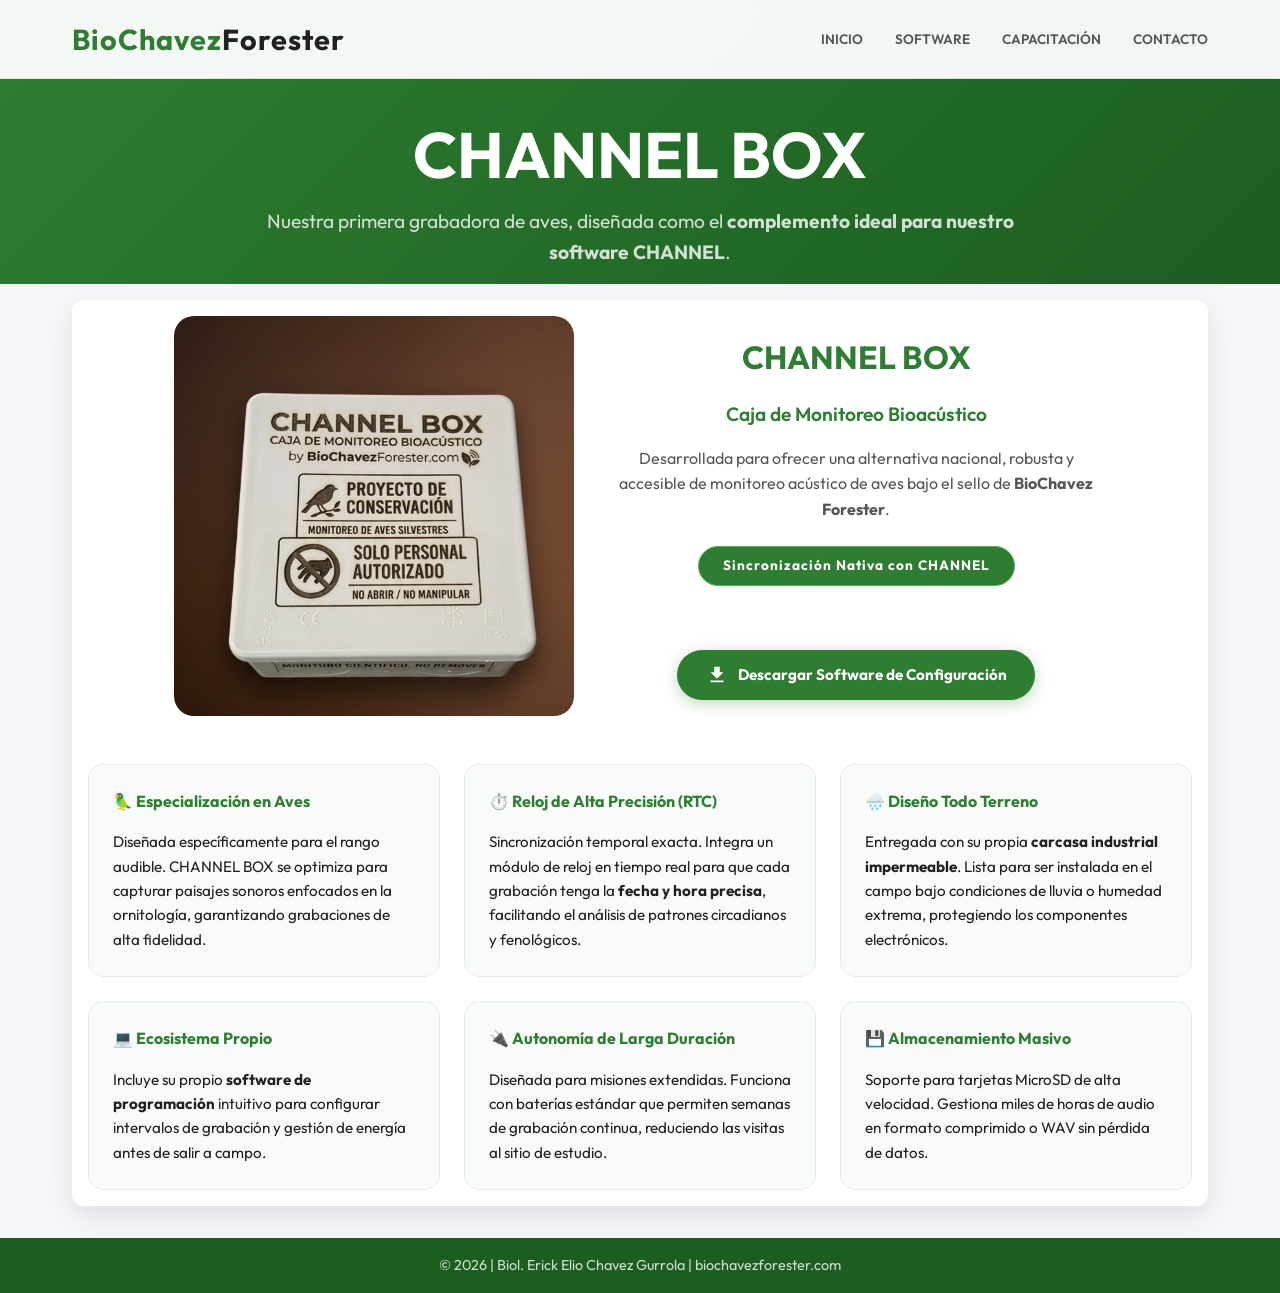
<file: channel_box.html>
<!DOCTYPE html>
<html lang="es">
<head>
    <meta charset="UTF-8">
    <meta name="viewport" content="width=device-width, initial-scale=1.0">
    <title>CHANNEL BOX | Grabadora de Aves y Paisajes Sonoros | BioChavez Forester</title>

    <!-- SEO Meta Tags -->
    <meta name="description" content="CHANNEL BOX: Nuestra primera grabadora de aves y fauna silvestre de alta fidelidad. Diseño robusto para exteriores y monitoreo acústico de larga duración.">
    <meta name="keywords" content="CHANNEL BOX, grabadora de aves, monitoreo acustico, hardware fauna silvestre, grabar sonidos de naturaleza, BioChavez Forester">
    <meta name="author" content="Biol. Erick Elio Chavez Gurrola">
    <meta name="robots" content="index, follow">
    <link rel="canonical" href="https://biochavezforester.com/channel_box">

    <!-- Open Graph / Facebook -->
    <meta property="og:type" content="article">
    <meta property="og:url" content="https://biochavezforester.com/channel_box">
    <meta property="og:title" content="CHANNEL BOX | Grabadora Profesional de Biodiversidad">
    <meta property="og:description" content="Captura el sonido del bosque con CHANNEL BOX. Tecnología de vanguardia para ecología acústica.">
    <meta property="og:image" content="https://biochavezforester.com/assets/channel_box.png">

    <link rel="preconnect" href="https://fonts.googleapis.com">
    <link rel="preconnect" href="https://fonts.gstatic.com" crossorigin>
    <link href="https://fonts.googleapis.com/css2?family=Outfit:wght@300;400;600;700&display=swap" rel="stylesheet">
    <link rel="stylesheet" href="styles.css">
</head>
<body>
    <nav>
        <div class="container nav-content">
            <div class="logo">BioChavez<span>Forester</span></div>
            <ul class="nav-links">
                <li><a href="javascript:void(0)" data-scroll="inicio">Inicio</a></li>
                <li><a href="javascript:void(0)" data-scroll="software">Software</a></li>
                <li><a href="capacitacion">Capacitación</a></li>
                <li><a href="javascript:void(0)" data-scroll="contacto">Contacto</a></li>
            </ul>
            <div class="hamburger">
                <span></span>
                <span></span>
                <span></span>
            </div>
        </div>
    </nav>

    <header class="sub-header">
        <div class="container hero-content">
            <h1>CHANNEL BOX</h1>
            <p class="subtitle">Nuestra primera grabadora de aves, diseñada como el <b>complemento ideal para nuestro software CHANNEL</b>.</p>
        </div>
    </header>

    <main class="container">
        <section class="details-section">
            <div class="info-card">
                <div style="display: flex; align-items: center; gap: 2rem; margin-bottom: 3rem; flex-wrap: wrap; justify-content: center;">
                    <img src="assets/channel_box.png?v=2" alt="CHANNEL BOX" style="max-width: 400px; width: 100%; height: auto; border-radius: 20px; box-shadow: var(--shadow);">
                    <div style="max-width: 500px; text-align: center;">
                        <h3 style="font-size: 2rem; color: var(--primary-green); margin-bottom: 1rem;">CHANNEL BOX</h3>
                        <p style="color: var(--accent-formal); font-weight: 600; font-size: 1.2rem;">Caja de Monitoreo Bioacústico</p>
                        <p style="margin-top: 1rem; color: var(--text-medium);">Desarrollada para ofrecer una alternativa nacional, robusta y accesible de monitoreo acústico de aves bajo el sello de <b>BioChavez Forester</b>.</p>
                        <div style="margin-top: 1.5rem;">
                            <span class="badge" style="background: var(--accent-formal); color: white; display: inline-block;">Sincronización Nativa con CHANNEL</span>
                        </div>
                        <div style="margin-top: 2rem;">
                            <a href="https://drive.google.com/file/d/1I_zRrbjzne6i6i3B-7HbCDXxOj5MU3dg/view?usp=sharing" target="_blank" 
                               class="heartbeat"
                               style="display: inline-flex; align-items: center; gap: 10px; color: white; background: var(--primary-green); padding: 0.8rem 1.8rem; border-radius: 50px; text-decoration: none; font-weight: 700; font-size: 0.95rem; box-shadow: 0 4px 15px rgba(46, 125, 50, 0.3); transition: 0.3s;">
                                <svg viewBox="0 0 24 24" style="width: 22px; height: 22px; fill: currentColor;"><path d="M5,20H19V18H5M19,9H15V3H9V9H5L12,16L19,9Z" /></svg>
                                Descargar Software de Configuración
                            </a>
                        </div>
                    </div>
                </div>
                
                <div class="features-grid" style="display: grid; grid-template-columns: repeat(auto-fit, minmax(280px, 1fr)); gap: 1.5rem; margin-top: 3rem;">
                    <div style="background: rgba(46, 125, 50, 0.03); padding: 1.5rem; border-radius: 15px; border: 1px solid rgba(46, 125, 50, 0.1);">
                        <h4 style="color: var(--accent-formal); margin-bottom: 1rem;">🦜 Especialización en Aves</h4>
                        <p style="font-size: 0.95rem;">Diseñada específicamente para el rango audible. CHANNEL BOX se optimiza para capturar paisajes sonoros enfocados en la ornitología, garantizando grabaciones de alta fidelidad.</p>
                    </div>
                    <div style="background: rgba(46, 125, 50, 0.03); padding: 1.5rem; border-radius: 15px; border: 1px solid rgba(46, 125, 50, 0.1);">
                        <h4 style="color: var(--accent-formal); margin-bottom: 1rem;">⏱️ Reloj de Alta Precisión (RTC)</h4>
                        <p style="font-size: 0.95rem;">Sincronización temporal exacta. Integra un módulo de reloj en tiempo real para que cada grabación tenga la <b>fecha y hora precisa</b>, facilitando el análisis de patrones circadianos y fenológicos.</p>
                    </div>
                    <div style="background: rgba(46, 125, 50, 0.03); padding: 1.5rem; border-radius: 15px; border: 1px solid rgba(46, 125, 50, 0.1);">
                        <h4 style="color: var(--accent-formal); margin-bottom: 1rem;">🌧️ Diseño Todo Terreno</h4>
                        <p style="font-size: 0.95rem;">Entregada con su propia <b>carcasa industrial impermeable</b>. Lista para ser instalada en el campo bajo condiciones de lluvia o humedad extrema, protegiendo los componentes electrónicos.</p>
                    </div>
                    <div style="background: rgba(46, 125, 50, 0.03); padding: 1.5rem; border-radius: 15px; border: 1px solid rgba(46, 125, 50, 0.1);">
                        <h4 style="color: var(--accent-formal); margin-bottom: 1rem;">💻 Ecosistema Propio</h4>
                        <p style="font-size: 0.95rem;">Incluye su propio <b>software de programación</b> intuitivo para configurar intervalos de grabación y gestión de energía antes de salir a campo.</p>
                    </div>
                    <div style="background: rgba(46, 125, 50, 0.03); padding: 1.5rem; border-radius: 15px; border: 1px solid rgba(46, 125, 50, 0.1);">
                        <h4 style="color: var(--accent-formal); margin-bottom: 1rem;">🔌 Autonomía de Larga Duración</h4>
                        <p style="font-size: 0.95rem;">Diseñada para misiones extendidas. Funciona con baterías estándar que permiten semanas de grabación continua, reduciendo las visitas al sitio de estudio.</p>
                    </div>
                    <div style="background: rgba(46, 125, 50, 0.03); padding: 1.5rem; border-radius: 15px; border: 1px solid rgba(46, 125, 50, 0.1);">
                        <h4 style="color: var(--accent-formal); margin-bottom: 1rem;">💾 Almacenamiento Masivo</h4>
                        <p style="font-size: 0.95rem;">Soporte para tarjetas MicroSD de alta velocidad. Gestiona miles de horas de audio en formato comprimido o WAV sin pérdida de datos.</p>
                    </div>
                </div>
            </div>
        </section>
    </main>

    <footer>
        <div class="container">
            <p>&copy; 2026 | Biol. Erick Elio Chavez Gurrola | biochavezforester.com</p>
        </div>
    </footer>

    <!-- Script compartido para navegación limpia -->
    <script src="scripts.js"></script>
</body>
</html>
</file>
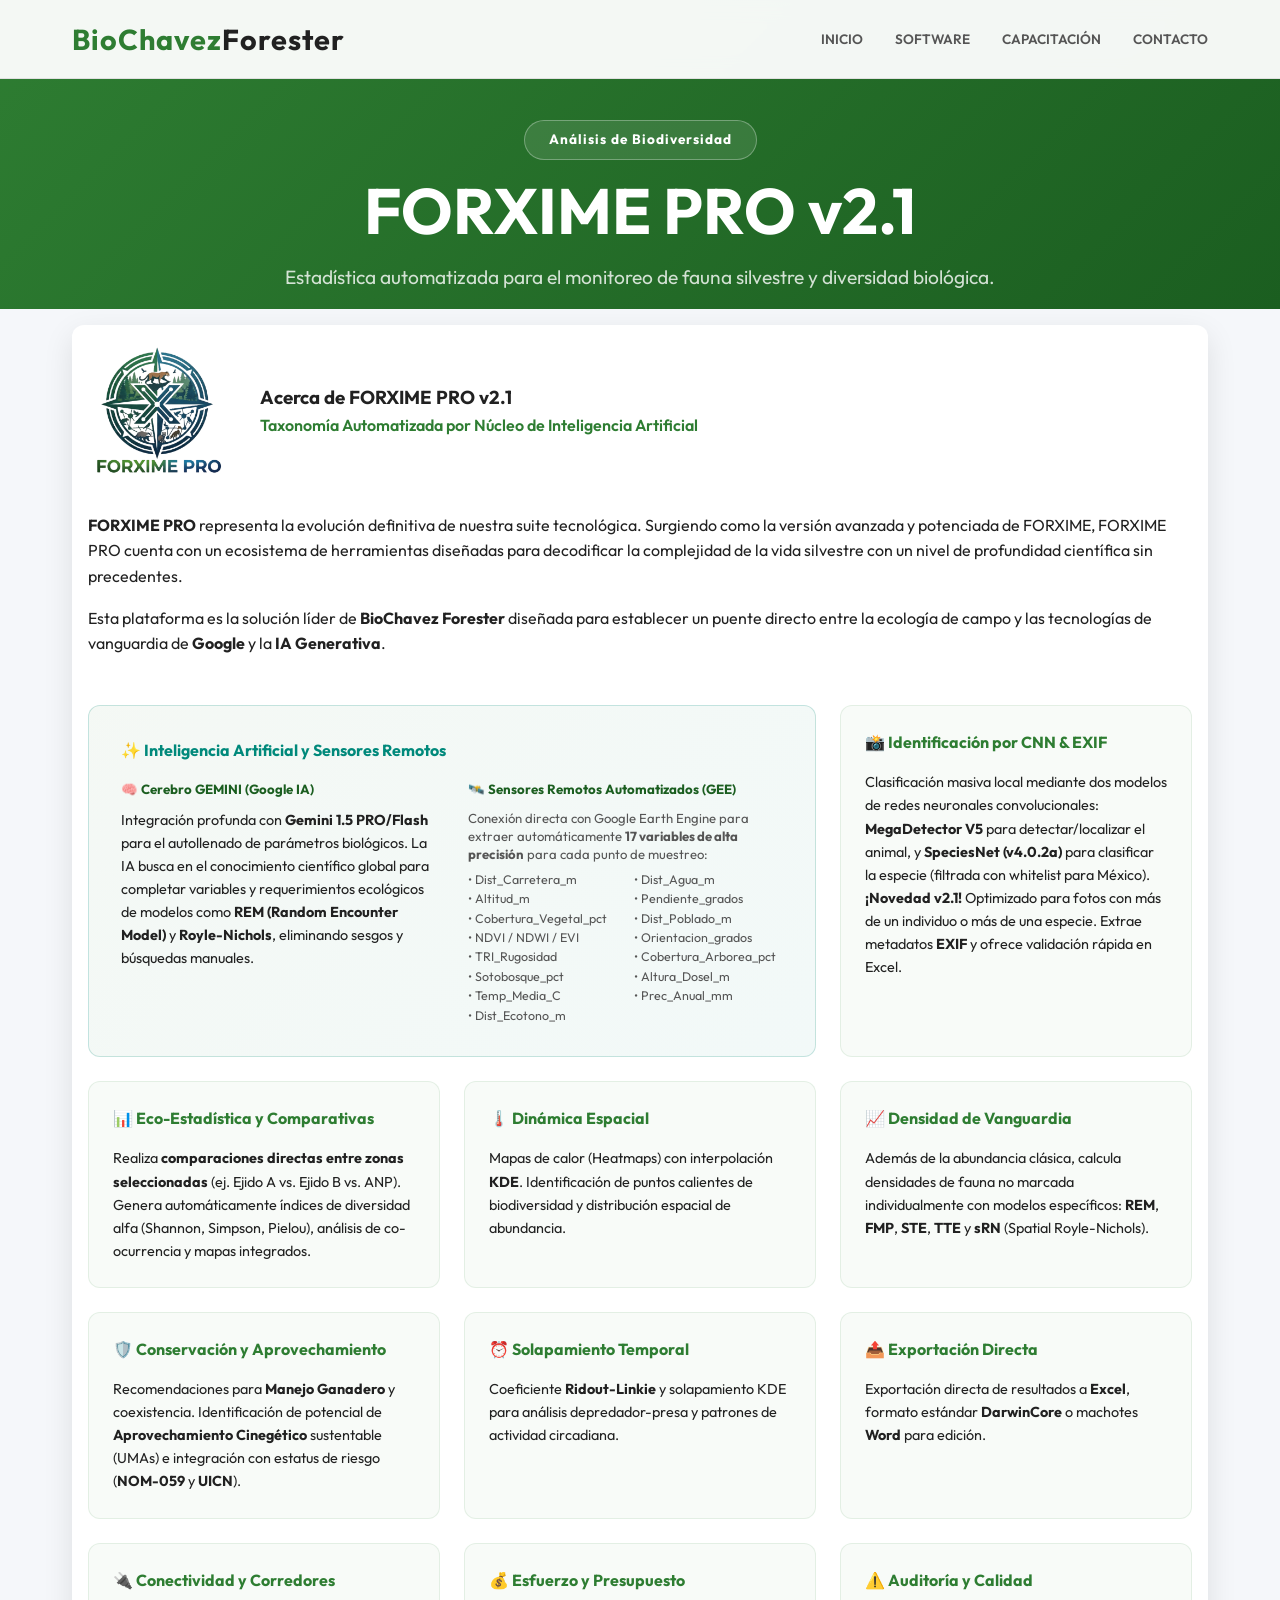
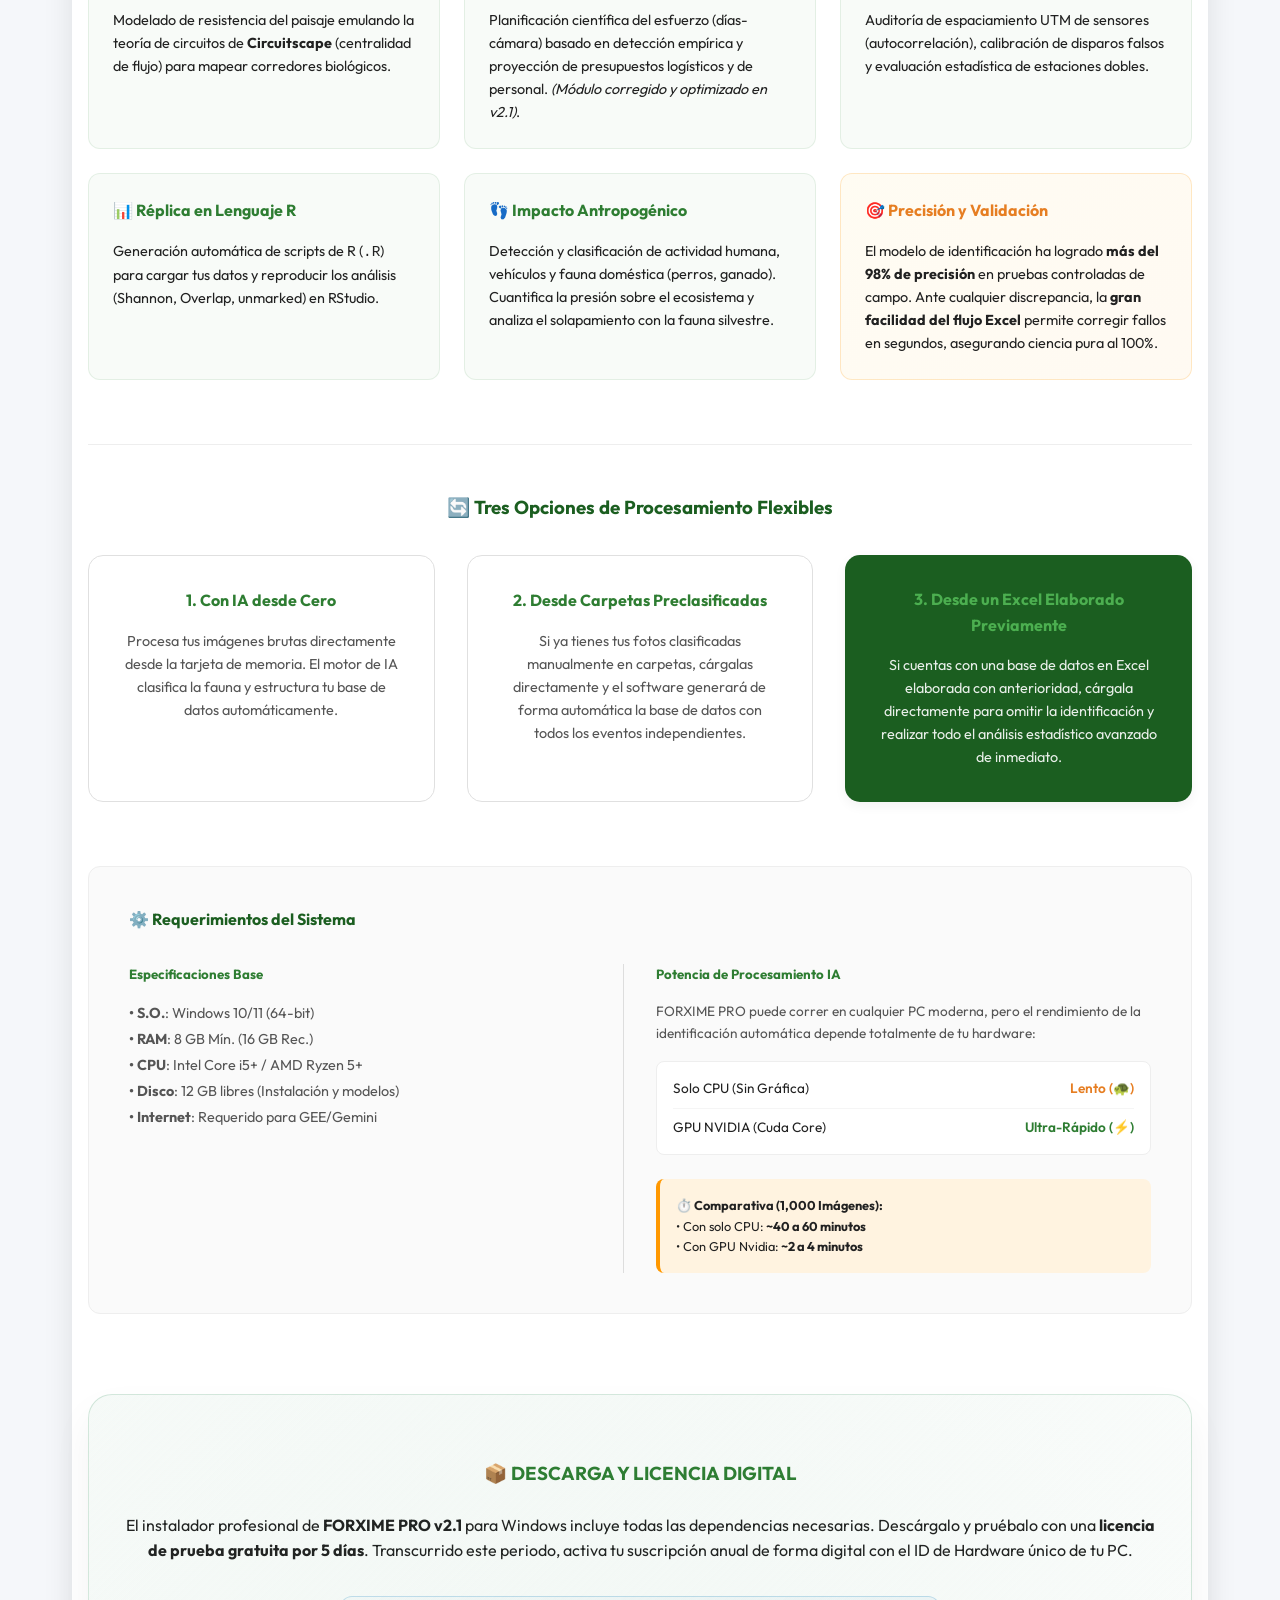
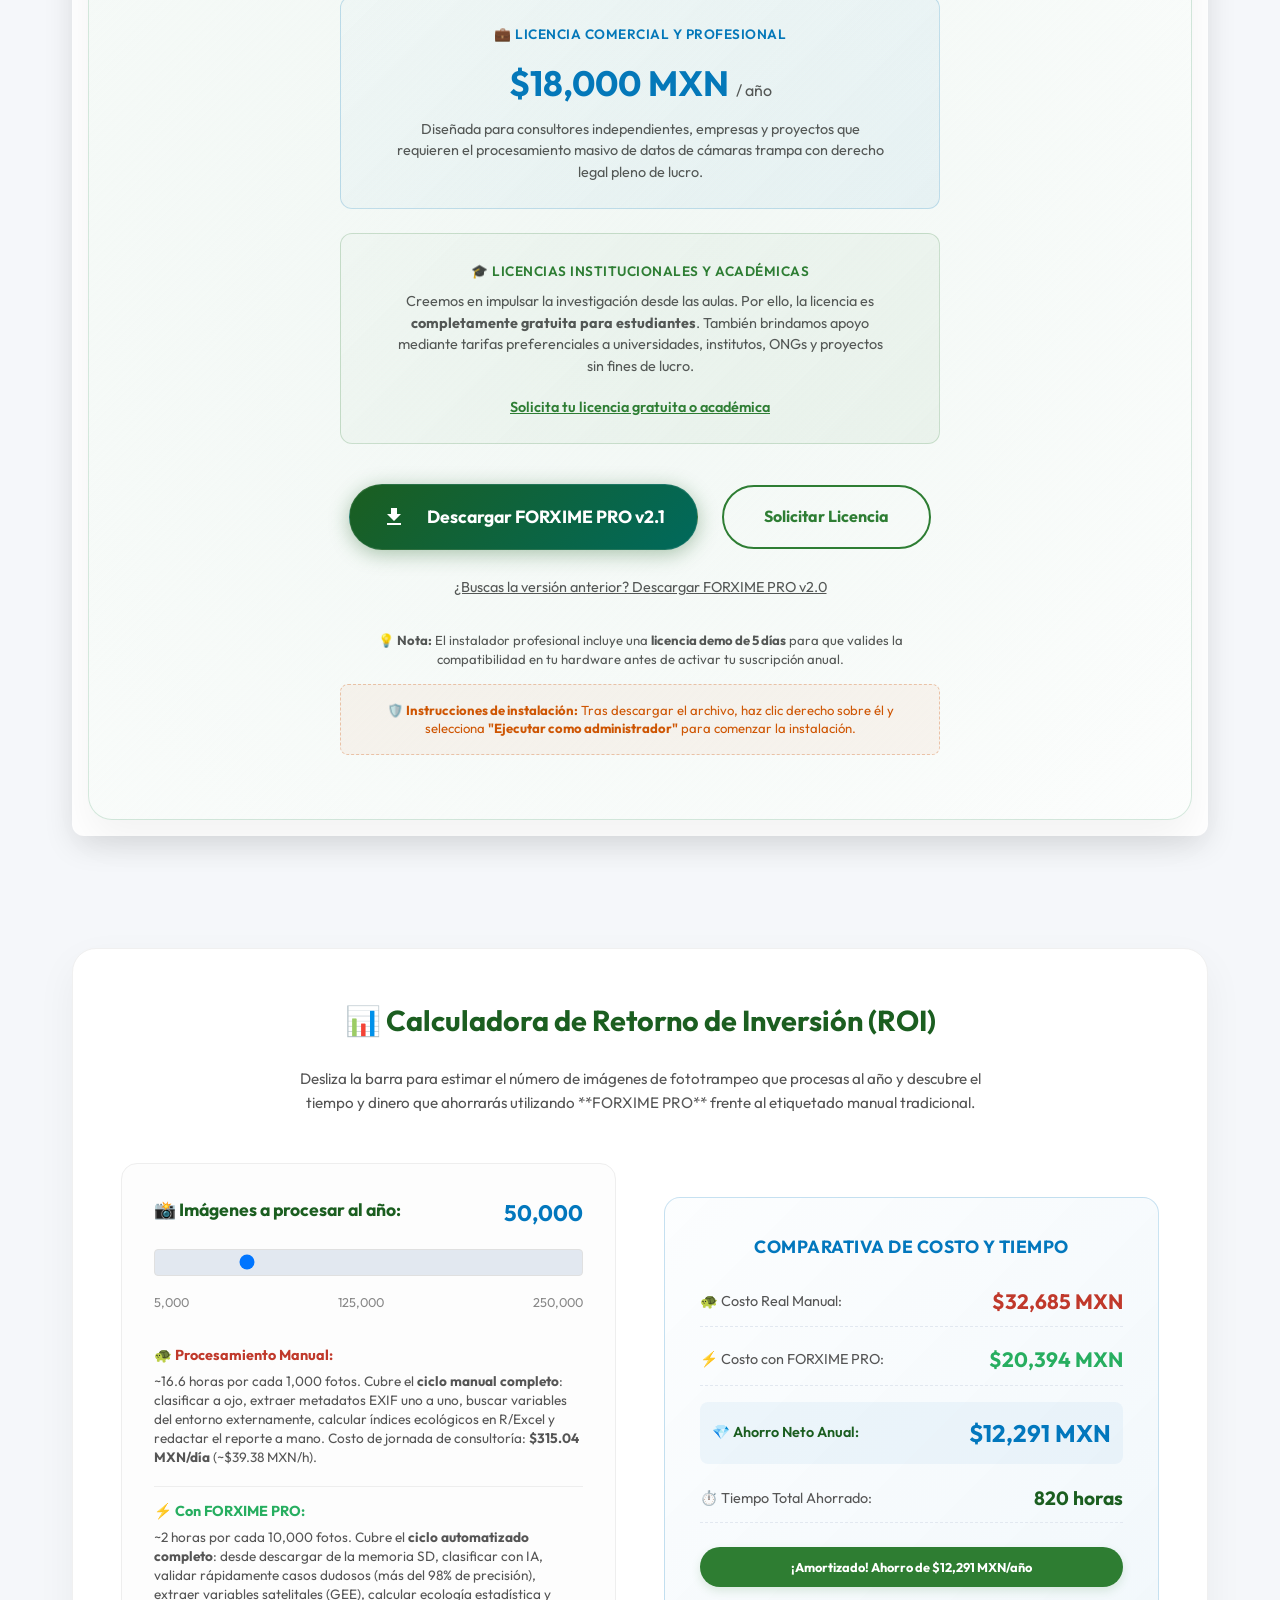
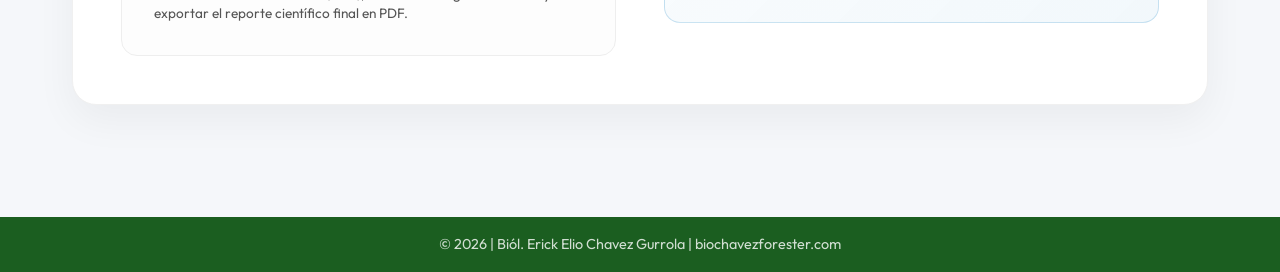
<file: forxime-pro.html>
<!DOCTYPE html>
<html lang="es">

<head>
    <meta charset="UTF-8">
    <meta name="viewport" content="width=device-width, initial-scale=1.0">
    <title>FORXIME PRO | IA para Identificación de Fauna y Sensores Remotos | BioChavez Forester</title>

    <!-- SEO Meta Tags -->
    <meta name="description"
        content="FORXIME PRO: El cerebro de tus cámaras trampa. Identifica fauna con IA, extrae metadatos y obtén análisis científicos detallados con tecnología Gemini.">
    <meta name="keywords"
        content="FORXIME PRO, IA fauna, identificación automática animales, fototrampeo avanzado, Biólogo Erick Elio Chavez Gurrola">
    <meta name="author" content="Biól. Erick Elio Chavez Gurrola">
    <meta name="robots" content="index, follow">
    <link rel="canonical" href="https://biochavezforester.com/forxime-pro">

    <!-- Open Graph / Facebook -->
    <meta property="og:type" content="article">
    <meta property="og:url" content="https://biochavezforester.com/forxime-pro">
    <meta property="og:title" content="FORXIME PRO | Taxonomía Automatizada por Inteligencia Artificial">
    <meta property="og:description"
        content="Potencia tu monitoreo con IA y sensores remotos. Integración con Gemini 1.5 PRO y Sentinel-2.">
    <meta property="og:image" content="https://biochavezforester.com/assets/forxime_pro_logo.jpg">

    <link rel="preconnect" href="https://fonts.googleapis.com">
    <link rel="preconnect" href="https://fonts.gstatic.com" crossorigin>
    <link href="https://fonts.googleapis.com/css2?family=Outfit:wght@300;400;600;700&display=swap" rel="stylesheet">
    <link rel="stylesheet" href="styles.css">
</head>

<body>
    <nav>
        <div class="container nav-content">
            <div class="logo">BioChavez<span>Forester</span></div>
            <ul class="nav-links">
                <li><a href="javascript:void(0)" data-scroll="inicio">Inicio</a></li>
                <li><a href="javascript:void(0)" data-scroll="software">Software</a></li>
                <li><a href="capacitacion">Capacitación</a></li>
                <li><a href="javascript:void(0)" data-scroll="contacto">Contacto</a></li>
            </ul>
            <div class="hamburger">
                <span></span>
                <span></span>
                <span></span>
            </div>
        </div>
    </nav>

    <header class="sub-header">
        <div class="container hero-content">
            <span class="badge">Análisis de Biodiversidad</span>
            <h1>FORXIME PRO v2.1</h1>
            <p class="subtitle">Estadística automatizada para el monitoreo de fauna silvestre y diversidad biológica.
            </p>
        </div>
    </header>

    <main class="container">
        <section class="details-section">
            <div class="info-card">
                <div style="display: flex; align-items: center; gap: 2rem; margin-bottom: 2rem;">
                    <img src="assets/forxime_pro_logo.jpg" alt="Logo de FORXIME PRO"
                        style="width: 140px; height: auto; border-radius: 12px; box-shadow: var(--shadow);">
                    <div>
                        <h3>Acerca de FORXIME PRO v2.1</h3>
                        <p style="color: var(--accent-formal); font-weight: 600;">Taxonomía Automatizada por Núcleo de
                            Inteligencia Artificial</p>
                    </div>
                </div>

                <p><b>FORXIME PRO</b> representa la evolución definitiva de nuestra suite tecnológica. Surgiendo como la
                    versión avanzada y potenciada de FORXIME, FORXIME PRO cuenta con un ecosistema de herramientas
                    diseñadas para decodificar la complejidad de la vida silvestre con un nivel de profundidad
                    científica sin precedentes.</p>

                <p style="margin-top: 1rem;">Esta plataforma es la solución líder de <b>BioChavez Forester</b> diseñada
                    para establecer un puente directo entre la ecología de campo y las tecnologías de vanguardia de
                    <b>Google</b> y la <b>IA Generativa</b>.
                </p>

                <div class="features-grid"
                    style="display: grid; grid-template-columns: repeat(auto-fit, minmax(320px, 1fr)); gap: 1.5rem; margin-top: 3rem;">
                    <!-- IA y Sensores Remotos -->
                    <div
                        style="background: linear-gradient(135deg, rgba(46, 125, 50, 0.05) 0%, rgba(0, 137, 123, 0.05) 100%); padding: 2rem; border-radius: 12px; border: 1px solid rgba(0, 137, 123, 0.2); grid-column: span 2;">
                        <h4
                            style="color: var(--accent-teal); margin-bottom: 1rem; display: flex; align-items: center; gap: 0.5rem;">
                            ✨ Inteligencia Artificial y Sensores Remotos</h4>
                        <div style="display: grid; grid-template-columns: 1fr 1fr; gap: 2rem;">
                            <div>
                                <h5 style="color: var(--primary-dark); margin-bottom: 0.5rem;">🧠 Cerebro GEMINI (Google
                                    IA)</h5>
                                <p style="font-size: 0.9rem;">Integración profunda con <b>Gemini 1.5 PRO/Flash</b> para
                                    el autollenado de parámetros biológicos. La IA busca en el conocimiento científico
                                    global para completar variables y requerimientos ecológicos de modelos como <b>REM
                                        (Random Encounter Model)</b> y <b>Royle-Nichols</b>, eliminando sesgos y
                                    búsquedas manuales.</p>
                            </div>
                            <div>
                                <h5 style="color: var(--primary-dark); margin-bottom: 0.5rem;">🛰️ Sensores Remotos
                                    Automatizados (GEE)</h5>
                                <p
                                    style="font-size: 0.82rem; line-height: 1.4; margin-bottom: 0.5rem; color: var(--text-medium);">
                                    Conexión directa con Google Earth Engine para extraer automáticamente <b>17
                                        variables de alta precisión</b> para cada punto de muestreo:</p>
                                <div
                                    style="display: grid; grid-template-columns: 1fr 1fr; gap: 0.2rem 1rem; font-size: 0.78rem; color: var(--text-medium); line-height: 1.3;">
                                    <div>• Dist_Carretera_m</div>
                                    <div>• Dist_Agua_m</div>
                                    <div>• Altitud_m</div>
                                    <div>• Pendiente_grados</div>
                                    <div>• Cobertura_Vegetal_pct</div>
                                    <div>• Dist_Poblado_m</div>
                                    <div>• NDVI / NDWI / EVI</div>
                                    <div>• Orientacion_grados</div>
                                    <div>• TRI_Rugosidad</div>
                                    <div>• Cobertura_Arborea_pct</div>
                                    <div>• Sotobosque_pct</div>
                                    <div>• Altura_Dosel_m</div>
                                    <div>• Temp_Media_C</div>
                                    <div>• Prec_Anual_mm</div>
                                    <div>• Dist_Ecotono_m</div>
                                </div>
                            </div>
                        </div>
                    </div>

                    <!-- Módulos Clásicos y Avanzados -->
                    <div
                        style="background: rgba(46, 125, 50, 0.03); padding: 1.5rem; border-radius: 12px; border: 1px solid rgba(46, 125, 50, 0.1);">
                        <h4 style="color: var(--accent-formal); margin-bottom: 1rem;">📸 Identificación por CNN & EXIF
                        </h4>
                        <p style="font-size: 0.9rem;">Clasificación masiva local mediante dos modelos de redes
                            neuronales convolucionales: <b>MegaDetector V5</b> para detectar/localizar el animal, y
                            <b>SpeciesNet (v4.0.2a)</b> para clasificar la especie (filtrada con whitelist para México).
                            <b>¡Novedad v2.1!</b> Optimizado para fotos con más de un individuo o más de una especie. Extrae metadatos <b>EXIF</b> y ofrece validación rápida en Excel.</p>
                    </div>
                    <div
                        style="background: rgba(46, 125, 50, 0.03); padding: 1.5rem; border-radius: 12px; border: 1px solid rgba(46, 125, 50, 0.1);">
                        <h4 style="color: var(--accent-formal); margin-bottom: 1rem;">📊 Eco-Estadística y Comparativas
                        </h4>
                        <p style="font-size: 0.9rem;">Realiza <b>comparaciones directas entre zonas seleccionadas</b>
                            (ej. Ejido A vs. Ejido B vs. ANP). Genera automáticamente índices de diversidad alfa
                            (Shannon, Simpson, Pielou), análisis de co-ocurrencia y mapas integrados.</p>
                    </div>
                    <div
                        style="background: rgba(46, 125, 50, 0.03); padding: 1.5rem; border-radius: 12px; border: 1px solid rgba(46, 125, 50, 0.1);">
                        <h4 style="color: var(--accent-formal); margin-bottom: 1rem;">🌡️ Dinámica Espacial</h4>
                        <p style="font-size: 0.9rem;">Mapas de calor (Heatmaps) con interpolación <b>KDE</b>.
                            Identificación de puntos calientes de biodiversidad y distribución espacial de abundancia.
                    </div>
                    <div
                        style="background: rgba(46, 125, 50, 0.03); padding: 1.5rem; border-radius: 12px; border: 1px solid rgba(46, 125, 50, 0.1);">
                        <h4 style="color: var(--accent-formal); margin-bottom: 1rem;">📈 Densidad de Vanguardia</h4>
                        <p style="font-size: 0.9rem;">Además de la abundancia clásica, calcula densidades de fauna no
                            marcada individualmente con modelos específicos: <b>REM</b>, <b>FMP</b>, <b>STE</b>,
                            <b>TTE</b> y <b>sRN</b> (Spatial Royle-Nichols).</p>
                    </div>
                    <div
                        style="background: rgba(46, 125, 50, 0.03); padding: 1.5rem; border-radius: 12px; border: 1px solid rgba(46, 125, 50, 0.1);">
                        <h4 style="color: var(--accent-formal); margin-bottom: 1rem;">🛡️ Conservación y Aprovechamiento
                        </h4>
                        <p style="font-size: 0.9rem;">Recomendaciones para <b>Manejo Ganadero</b> y coexistencia.
                            Identificación de potencial de <b>Aprovechamiento Cinegético</b> sustentable (UMAs) e
                            integración con estatus de riesgo (<b>NOM-059</b> y <b>UICN</b>).</p>
                    </div>
                    <div
                        style="background: rgba(46, 125, 50, 0.03); padding: 1.5rem; border-radius: 12px; border: 1px solid rgba(46, 125, 50, 0.1);">
                        <h4 style="color: var(--accent-formal); margin-bottom: 1rem;">⏰ Solapamiento Temporal</h4>
                        <p style="font-size: 0.9rem;">Coeficiente <b>Ridout-Linkie</b> y solapamiento KDE para análisis
                            depredador-presa y patrones de actividad circadiana.</p>
                    </div>
                    <div
                        style="background: rgba(46, 125, 50, 0.03); padding: 1.5rem; border-radius: 12px; border: 1px solid rgba(46, 125, 50, 0.1);">
                        <h4 style="color: var(--accent-formal); margin-bottom: 1rem;">📤 Exportación Directa</h4>
                        <p style="font-size: 0.9rem;">Exportación directa de resultados a <b>Excel</b>, formato estándar
                            <b>DarwinCore</b> o machotes <b>Word</b> para edición.</p>
                    </div>
                    <div
                        style="background: rgba(46, 125, 50, 0.03); padding: 1.5rem; border-radius: 12px; border: 1px solid rgba(46, 125, 50, 0.1);">
                        <h4 style="color: var(--accent-formal); margin-bottom: 1rem;">🔌 Conectividad y Corredores</h4>
                        <p style="font-size: 0.9rem;">Modelado de resistencia del paisaje emulando la teoría de
                            circuitos de <b>Circuitscape</b> (centralidad de flujo) para mapear corredores biológicos.
                        </p>
                    </div>
                    <div
                        style="background: rgba(46, 125, 50, 0.03); padding: 1.5rem; border-radius: 12px; border: 1px solid rgba(46, 125, 50, 0.1);">
                        <h4 style="color: var(--accent-formal); margin-bottom: 1rem;">💰 Esfuerzo y Presupuesto</h4>
                        <p style="font-size: 0.9rem;">Planificación científica del esfuerzo (días-cámara) basado en
                            detección empírica y proyección de presupuestos logísticos y de personal. <i>(Módulo corregido y optimizado en v2.1)</i>.</p>
                    </div>
                    <div
                        style="background: rgba(46, 125, 50, 0.03); padding: 1.5rem; border-radius: 12px; border: 1px solid rgba(46, 125, 50, 0.1);">
                        <h4 style="color: var(--accent-formal); margin-bottom: 1rem;">⚠️ Auditoría y Calidad</h4>
                        <p style="font-size: 0.9rem;">Auditoría de espaciamiento UTM de sensores (autocorrelación),
                            calibración de disparos falsos y evaluación estadística de estaciones dobles.</p>
                    </div>
                    <div
                        style="background: rgba(46, 125, 50, 0.03); padding: 1.5rem; border-radius: 12px; border: 1px solid rgba(46, 125, 50, 0.1);">
                        <h4 style="color: var(--accent-formal); margin-bottom: 1rem;">📊 Réplica en Lenguaje R</h4>
                        <p style="font-size: 0.9rem;">Generación automática de scripts de R (<code>.R</code>) para
                            cargar tus datos y reproducir los análisis (Shannon, Overlap, unmarked) en RStudio.</p>
                    </div>
                    <div
                        style="background: rgba(46, 125, 50, 0.03); padding: 1.5rem; border-radius: 12px; border: 1px solid rgba(46, 125, 50, 0.1);">
                        <h4 style="color: var(--accent-formal); margin-bottom: 1rem;">👣 Impacto Antropogénico</h4>
                        <p style="font-size: 0.9rem;">Detección y clasificación de actividad humana, vehículos y fauna
                            doméstica (perros, ganado). Cuantifica la presión sobre el ecosistema y analiza el
                            solapamiento con la fauna silvestre.</p>
                    </div>
                    <!-- Card Nueva (Esquina inferior derecha) -->
                    <div
                        style="background: linear-gradient(135deg, rgba(255, 193, 7, 0.05) 0%, rgba(255, 152, 0, 0.05) 100%); padding: 1.5rem; border-radius: 12px; border: 1px solid rgba(255, 152, 0, 0.2);">
                        <h4
                            style="color: #e67e22; margin-bottom: 1rem; display: flex; align-items: center; gap: 0.5rem;">
                            🎯 Precisión y Validación</h4>
                        <p style="font-size: 0.9rem;">El modelo de identificación ha logrado <b>más del 98% de
                                precisión</b> en pruebas controladas de campo. Ante cualquier discrepancia, la <b>gran
                                facilidad del flujo Excel</b> permite corregir fallos en segundos, asegurando ciencia
                            pura al 100%.</p>
                    </div>
                </div>

                <!-- Nueva sección: Tres Opciones de Procesamiento -->
                <div style="margin-top: 4rem; border-top: 1px solid #eee; padding-top: 3rem;">
                    <h3 style="text-align: center; color: var(--primary-dark); margin-bottom: 2rem;">🔄 Tres Opciones de
                        Procesamiento Flexibles</h3>
                    <div style="display: grid; grid-template-columns: repeat(auto-fit, minmax(280px, 1fr)); gap: 2rem;">
                        <div
                            style="text-align: center; padding: 2rem; background: #fff; border: 1px solid var(--border); border-radius: 15px; box-shadow: var(--shadow-sm);">
                            <h4 style="color: var(--accent-formal);">1. Con IA desde Cero</h4>
                            <p style="font-size: 0.9rem; margin-top: 1rem; color: var(--text-medium);">Procesa tus
                                imágenes brutas directamente desde la tarjeta de memoria. El motor de IA clasifica la
                                fauna y estructura tu base de datos automáticamente.</p>
                        </div>
                        <div
                            style="text-align: center; padding: 2rem; background: #fff; border: 1px solid var(--border); border-radius: 15px; box-shadow: var(--shadow-sm);">
                            <h4 style="color: var(--accent-formal);">2. Desde Carpetas Preclasificadas</h4>
                            <p style="font-size: 0.9rem; margin-top: 1rem; color: var(--text-medium);">Si ya tienes tus
                                fotos clasificadas manualmente en carpetas, cárgalas directamente y el software generará
                                de forma automática la base de datos con todos los eventos independientes.</p>
                        </div>
                        <div
                            style="text-align: center; padding: 2rem; background: var(--primary-dark); color: white; border-radius: 15px; box-shadow: var(--shadow-md);">
                            <h4 style="color: var(--primary-light);">3. Desde un Excel Elaborado Previamente</h4>
                            <p style="font-size: 0.9rem; margin-top: 1rem; color: rgba(255,255,255,0.9);">Si cuentas con
                                una base de datos en Excel elaborada con anterioridad, cárgala directamente para omitir
                                la identificación y realizar todo el análisis estadístico avanzado de inmediato.</p>
                        </div>
                    </div>
                </div>

                <!-- Requisitos del Sistema Actualizados con Comparativa -->
                <div
                    style="margin-top: 4rem; background: #fafafa; padding: 2.5rem; border-radius: 12px; border: 1px solid #eee;">
                    <h4
                        style="color: var(--primary-dark); margin-bottom: 2rem; display: flex; align-items: center; gap: 0.5rem;">
                        ⚙️ Requerimientos del Sistema</h4>

                    <div style="display: grid; grid-template-columns: repeat(auto-fit, minmax(280px, 1fr)); gap: 2rem;">
                        <!-- Especificaciones Base -->
                        <div style="border-right: 1px solid #ddd; padding-right: 1.5rem;">
                            <h5 style="color: var(--accent-formal); margin-bottom: 1rem;">Especificaciones Base</h5>
                            <div style="font-size: 0.9rem; color: var(--text-medium); line-height: 1.8;">
                                <b>• S.O.</b>: Windows 10/11 (64-bit)<br>
                                <b>• RAM</b>: 8 GB Mín. (16 GB Rec.)<br>
                                <b>• CPU</b>: Intel Core i5+ / AMD Ryzen 5+<br>
                                <b>• Disco</b>: 12 GB libres (Instalación y modelos)<br>
                                <b>• Internet</b>: Requerido para GEE/Gemini
                            </div>
                        </div>

                        <!-- Potencia de Procesamiento -->
                        <div>
                            <h5 style="color: var(--accent-formal); margin-bottom: 1rem;">Potencia de Procesamiento IA
                            </h5>
                            <p style="font-size: 0.85rem; color: var(--text-medium); margin-bottom: 1rem;">
                                FORXIME PRO puede correr en cualquier PC moderna, pero el rendimiento de la
                                identificación automática depende totalmente de tu hardware:
                            </p>

                            <div style="background: white; border: 1px solid #eee; border-radius: 8px; padding: 1rem;">
                                <div
                                    style="display: flex; justify-content: space-between; font-size: 0.85rem; padding-bottom: 0.5rem; border-bottom: 1px solid #f5f5f5;">
                                    <span>Solo CPU (Sin Gráfica)</span>
                                    <span style="color: #e67e22; font-weight: 600;">Lento (🐢)</span>
                                </div>
                                <div
                                    style="display: flex; justify-content: space-between; font-size: 0.85rem; padding-top: 0.5rem;">
                                    <span>GPU NVIDIA (Cuda Core)</span>
                                    <span style="color: #2e7d32; font-weight: 600;">Ultra-Rápido (⚡)</span>
                                </div>
                            </div>

                            <!-- Cálculo Comparativo -->
                            <div
                                style="margin-top: 1.5rem; font-size: 0.8rem; background: #fff3e0; padding: 1rem; border-radius: 8px; border-left: 4px solid #ff9800;">
                                <b>⏱️ Comparativa (1,000 Imágenes):</b><br>
                                • Con solo CPU: <b>~40 a 60 minutos</b><br>
                                • Con GPU Nvidia: <b>~2 a 4 minutos</b>
                            </div>
                        </div>
                    </div>
                </div>

                <div class="download-card">
                    <h3 style="color: var(--accent-formal);">📦 DESCARGA Y LICENCIA DIGITAL</h3>
                    <p style="margin-top: 1.5rem; margin-bottom: 2rem; color: var(--text-dark); line-height: 1.6;">
                        El instalador profesional de <b>FORXIME PRO v2.1</b> para Windows incluye todas las dependencias
                        necesarias. Descárgalo y pruébalo con una <b>licencia de prueba gratuita por 5 días</b>.
                        Transcurrido este periodo, activa tu suscripción anual de forma digital con el ID de Hardware
                        único de tu PC.
                    </p>
                    <div
                        style="background: linear-gradient(135deg, rgba(2, 119, 189, 0.02) 0%, rgba(2, 119, 189, 0.06) 100%); border: 1px solid rgba(2, 119, 189, 0.2); border-radius: 12px; padding: 1.5rem 2.5rem; margin-bottom: 1.5rem; max-width: 600px; margin-left: auto; margin-right: auto; text-align: center; box-shadow: var(--shadow-sm);">
                        <span
                            style="font-size: 0.85rem; color: #0277bd; font-weight: 600; text-transform: uppercase; letter-spacing: 0.5px;">💼
                            Licencia Comercial y Profesional</span>
                        <strong
                            style="font-size: 2.2rem; color: #0277bd; font-family: 'Outfit', sans-serif; display: block; margin: 0.5rem 0;">$18,000
                            MXN <span style="font-size: 1rem; font-weight: normal; color: var(--text-medium);">/
                                año</span></strong>
                        <span
                            style="font-size: 0.9rem; color: var(--text-medium); display: block; line-height: 1.5; max-width: 500px; margin: 0 auto;">Diseñada
                            para consultores independientes, empresas y proyectos que requieren el procesamiento masivo
                            de datos de cámaras trampa con derecho legal pleno de lucro.</span>
                    </div>

                    <div
                        style="background: linear-gradient(135deg, rgba(46, 125, 50, 0.02) 0%, rgba(46, 125, 50, 0.06) 100%); border: 1px solid rgba(46, 125, 50, 0.2); border-radius: 12px; padding: 1.5rem 2.5rem; margin-bottom: 2.5rem; max-width: 600px; margin-left: auto; margin-right: auto; text-align: center; box-shadow: var(--shadow-sm);">
                        <span
                            style="font-size: 0.85rem; color: #2e7d32; font-weight: 600; text-transform: uppercase; letter-spacing: 0.5px;">🎓
                            Licencias Institucionales y Académicas</span>
                        <span
                            style="font-size: 0.9rem; color: var(--text-medium); display: block; line-height: 1.5; max-width: 500px; margin: 0.5rem auto 1rem auto;">
                            Creemos en impulsar la investigación desde las aulas. Por ello, la licencia es <b>completamente gratuita para estudiantes</b>. También brindamos apoyo mediante tarifas preferenciales a universidades, institutos, ONGs y proyectos sin fines de lucro.
                        </span>
                        <a href="/#contacto" data-scroll="contacto"
                            style="color: #2e7d32; font-weight: 600; text-decoration: underline; font-size: 0.9rem;">
                            Solicita tu licencia gratuita o académica
                        </a>
                    </div>

                    <div
                        style="display: flex; flex-wrap: wrap; gap: 1.5rem; justify-content: center; align-items: center;">
                        <a href="https://drive.google.com/file/d/10kd9ZOXOOH3HOgJCmrtHJC2xjlcwr6oH/view?usp=drive_link"
                            target="_blank" class="btn-execute-main pulse-animation"
                            style="padding: 1.1rem 2rem; border-radius: 50px; display: flex; align-items: center; justify-content: center; font-weight: 700; text-decoration: none; background: linear-gradient(135deg, #1B5E20 0%, #00695C 100%); box-shadow: 0 4px 20px rgba(27, 94, 32, 0.35);"
                            title="Descargar FORXIME PRO v2.1">
                            <svg viewBox="0 0 24 24" fill="currentColor" xmlns="http://www.w3.org/2000/svg"
                                style="width: 24px; height: 24px; margin-right: 8px; vertical-align: middle;">
                                <path d="M19 9h-4V3H9v6H5l7 7 7-7zM5 18v2h14v-2H5z" />
                            </svg>
                            Descargar FORXIME PRO v2.1
                        </a>

                        <a href="/#contacto" class="btn btn-outline"
                            style="margin-left: 0; padding: 1.1rem 2.5rem; border-radius: 50px; font-weight: 700; text-decoration: none;">
                            Solicitar Licencia
                        </a>
                    </div>
                    <div style="text-align: center; margin-top: 1.5rem;">
                        <a href="https://drive.google.com/file/d/1AZez_vXSt8TfDF3SZQtwVecpizAGc-66/view?usp=sharing" target="_blank" style="color: var(--text-medium); text-decoration: underline; font-size: 0.9rem;">
                            ¿Buscas la versión anterior? Descargar FORXIME PRO v2.0
                        </a>
                    </div>

                    <p
                        style="margin-top: 2rem; font-size: 0.82rem; color: var(--text-medium); max-width: 600px; margin-left: auto; margin-right: auto; text-align: center; line-height: 1.4;">
                        💡 <b>Nota:</b> El instalador profesional incluye una <b>licencia demo de 5 días</b> para que
                        valides la compatibilidad en tu hardware antes de activar tu suscripción anual.
                    </p>
                    <p
                        style="margin-top: 1rem; font-size: 0.82rem; color: #d35400; background: rgba(211, 84, 0, 0.05); padding: 1rem; border-radius: 8px; border: 1px dashed rgba(211, 84, 0, 0.3); max-width: 600px; margin-left: auto; margin-right: auto; text-align: center; line-height: 1.4;">
                        🛡️ <b>Instrucciones de instalación:</b> Tras descargar el archivo, haz clic derecho sobre él y
                        selecciona <b>"Ejecutar como administrador"</b> para comenzar la instalación.
                    </p>
                </div>
            </div>
        </section>

        <!-- Calculadora de ROI Interactiva -->
        <section class="roi-section" style="margin-top: 3rem; margin-bottom: 5rem;">
            <div
                style="background: white; padding: 3rem; border-radius: 24px; box-shadow: 0 15px 40px rgba(0,0,0,0.05); border: 1px solid #f0f0f0;">
                <h3 style="text-align: center; color: var(--primary-dark); margin-bottom: 1.5rem; font-size: 1.8rem;">📊
                    Calculadora de Retorno de Inversión (ROI)</h3>
                <p
                    style="text-align: center; color: var(--text-medium); max-width: 700px; margin: 0 auto 3rem auto; font-size: 0.95rem;">
                    Desliza la barra para estimar el número de imágenes de fototrampeo que procesas al año y descubre el
                    tiempo y dinero que ahorrarás utilizando **FORXIME PRO** frente al etiquetado manual tradicional.
                </p>

                <div
                    style="display: grid; grid-template-columns: repeat(auto-fit, minmax(300px, 1fr)); gap: 3rem; align-items: center;">
                    <!-- Panel de Controles -->
                    <div style="background: #fdfdfd; padding: 2rem; border-radius: 16px; border: 1px solid #eee;">
                        <div style="margin-bottom: 2rem; text-align: left;">
                            <label
                                style="font-weight: 700; color: var(--primary-dark); display: block; margin-bottom: 1rem; font-size: 1.1rem;">
                                📸 Imágenes a procesar al año:
                                <span id="image-count-val"
                                    style="color: #0277bd; font-size: 1.4rem; float: right; font-family: 'Outfit', sans-serif;">50,000</span>
                            </label>
                            <input type="range" id="roi-image-slider" min="5000" max="250000" step="5000" value="50000"
                                style="width: 100%; height: 8px; background: #e2e8f0; border-radius: 4px; outline: none; -webkit-appearance: none; cursor: pointer;">
                            <div
                                style="display: flex; justify-content: space-between; font-size: 0.8rem; color: var(--text-light); margin-top: 0.5rem;">
                                <span>5,000</span>
                                <span>125,000</span>
                                <span>250,000</span>
                            </div>
                        </div>

                        <div
                            style="display: flex; flex-direction: column; gap: 1.2rem; text-align: left; font-size: 0.9rem;">
                            <div>
                                <b style="color: #c0392b; display: block; margin-bottom: 0.3rem;">🐢 Procesamiento
                                    Manual:</b>
                                <span
                                    style="color: var(--text-medium); font-size: 0.85rem; line-height: 1.4; display: block;">
                                    ~16.6 horas por cada 1,000 fotos. Cubre el <b>ciclo manual completo</b>: clasificar
                                    a ojo, extraer metadatos EXIF uno a uno, buscar variables del entorno externamente,
                                    calcular índices ecológicos en R/Excel y redactar el reporte a mano. Costo de
                                    jornada de consultoría: <b>$315.04 MXN/día</b> (~$39.38 MXN/h).
                                </span>
                            </div>
                            <div style="border-top: 1px solid #eee; padding-top: 0.8rem;">
                                <b style="color: #27ae60; display: block; margin-bottom: 0.3rem;">⚡ Con FORXIME PRO:</b>
                                <span
                                    style="color: var(--text-medium); font-size: 0.85rem; line-height: 1.4; display: block;">
                                    ~2 horas por cada 10,000 fotos. Cubre el <b>ciclo automatizado completo</b>: desde
                                    descargar de la memoria SD, clasificar con IA, validar rápidamente casos dudosos
                                    (más del 98% de precisión), extraer variables satelitales (GEE), calcular ecología
                                    estadística y exportar el reporte científico final en PDF.
                                </span>
                            </div>
                        </div>
                    </div>

                    <!-- Panel de Resultados -->
                    <div
                        style="background: linear-gradient(135deg, rgba(2, 119, 189, 0.01) 0%, rgba(2, 119, 189, 0.05) 100%); padding: 2.2rem; border-radius: 16px; border: 1.5px solid rgba(2, 119, 189, 0.2); text-align: left;">
                        <h4
                            style="color: #0277bd; margin-bottom: 1.5rem; font-size: 1.1rem; text-transform: uppercase; letter-spacing: 0.5px; text-align: center;">
                            Comparativa de Costo y Tiempo</h4>

                        <div style="display: flex; flex-direction: column; gap: 1rem; margin-bottom: 1.5rem;">
                            <div
                                style="display: flex; justify-content: space-between; align-items: center; border-bottom: 1px dashed #e2e8f0; padding-bottom: 0.5rem;">
                                <span style="font-size: 0.9rem; color: var(--text-medium);">🐢 Costo Real Manual:</span>
                                <strong id="roi-cost-manual"
                                    style="font-size: 1.3rem; color: #c0392b; font-family: 'Outfit', sans-serif;">$132,750
                                    MXN</strong>
                            </div>

                            <div
                                style="display: flex; justify-content: space-between; align-items: center; border-bottom: 1px dashed #e2e8f0; padding-bottom: 0.5rem;">
                                <span style="font-size: 0.9rem; color: var(--text-medium);">⚡ Costo con FORXIME
                                    PRO:</span>
                                <strong id="roi-cost-software"
                                    style="font-size: 1.3rem; color: #27ae60; font-family: 'Outfit', sans-serif;">$19,600
                                    MXN</strong>
                            </div>

                            <div
                                style="display: flex; justify-content: space-between; align-items: center; background: rgba(2, 119, 189, 0.05); padding: 0.75rem; border-radius: 8px;">
                                <span style="font-size: 0.9rem; color: var(--primary-dark); font-weight: 600;">💎 Ahorro
                                    Neto Anual:</span>
                                <strong id="roi-net-savings"
                                    style="font-size: 1.5rem; color: #0277bd; font-family: 'Outfit', sans-serif;">$113,150
                                    MXN</strong>
                            </div>

                            <div
                                style="display: flex; justify-content: space-between; align-items: center; border-bottom: 1px dashed #e2e8f0; padding-bottom: 0.5rem; margin-top: 0.2rem;">
                                <span style="font-size: 0.9rem; color: var(--text-medium);">⏱️ Tiempo Total
                                    Ahorrado:</span>
                                <strong id="roi-time-saved"
                                    style="font-size: 1.2rem; color: var(--primary-dark); font-family: 'Outfit', sans-serif;">820
                                    horas</strong>
                            </div>
                        </div>

                        <div style="text-align: center;">
                            <div id="roi-badge"
                                style="background: #2e7d32; color: white; padding: 0.6rem 1.2rem; border-radius: 50px; font-size: 0.8rem; font-weight: 700; display: inline-block; box-shadow: 0 4px 10px rgba(46, 125, 50, 0.15); width: 100%; box-sizing: border-box; text-align: center;">
                                ¡Licencia 100% amortizada y generando utilidades!
                            </div>
                        </div>
                    </div>
                </div>
            </div>
        </section>

        <!-- Lógica de la Calculadora -->
        <script>
            document.addEventListener('DOMContentLoaded', () => {
                const slider = document.getElementById('roi-image-slider');
                const imageCountVal = document.getElementById('image-count-val');
                const costManualEl = document.getElementById('roi-cost-manual');
                const costSoftwareEl = document.getElementById('roi-cost-software');
                const netSavingsEl = document.getElementById('roi-net-savings');
                const timeSavedEl = document.getElementById('roi-time-saved');
                const badgeEl = document.getElementById('roi-badge');

                const updateROI = () => {
                    const count = parseInt(slider.value);
                    imageCountVal.innerText = count.toLocaleString('es-MX');

                    // Manual: ~16.6 h por cada 1,000 imágenes (~0.0166 h y $0.6537 MXN por foto)
                    const hoursManual = Math.round(count * 0.0166);
                    const costManual = Math.round(count * 0.6537);

                    // Con FORXIME PRO: ~10 h de tiempo/revisión por cada 50,000 imágenes (~0.0002 h y $0.007876 MXN por foto)
                    const hoursSoftware = Math.round(count * 0.0002);
                    const costSoftwareLabor = Math.round(count * 0.007876);
                    const licenseFee = 20000;
                    const totalSoftware = costSoftwareLabor + licenseFee;

                    const netSavings = costManual - totalSoftware;
                    const timeSaved = hoursManual - hoursSoftware;

                    costManualEl.innerText = `$${costManual.toLocaleString('es-MX')} MXN`;
                    costSoftwareEl.innerText = `$${totalSoftware.toLocaleString('es-MX')} MXN`;
                    timeSavedEl.innerText = `${timeSaved.toLocaleString('es-MX')} horas`;

                    if (netSavings >= 0) {
                        netSavingsEl.innerText = `$${netSavings.toLocaleString('es-MX')} MXN`;
                        netSavingsEl.style.color = '#0277bd';
                        badgeEl.style.background = '#2e7d32';
                        badgeEl.innerText = `¡Amortizado! Ahorro de $${netSavings.toLocaleString('es-MX')} MXN/año`;
                    } else {
                        const loss = Math.abs(netSavings);
                        netSavingsEl.innerText = `-$${loss.toLocaleString('es-MX')} MXN`;
                        netSavingsEl.style.color = '#c0392b';
                        badgeEl.style.background = '#e67e22';
                        badgeEl.innerText = `Conviene manual (Punto de equilibrio a partir de ~7,000 fotos)`;
                    }
                };

                if (slider) {
                    slider.addEventListener('input', updateROI);
                    updateROI(); // Inicializar al cargar
                }
            });
        </script>
    </main>

    <footer>
        <div class="container">
            <p>&copy; 2026 | Biól. Erick Elio Chavez Gurrola | biochavezforester.com</p>
        </div>
    </footer>

    <!-- Script compartido para navegación limpia -->
    <script src="scripts.js"></script>
</body>

</html>
</file>
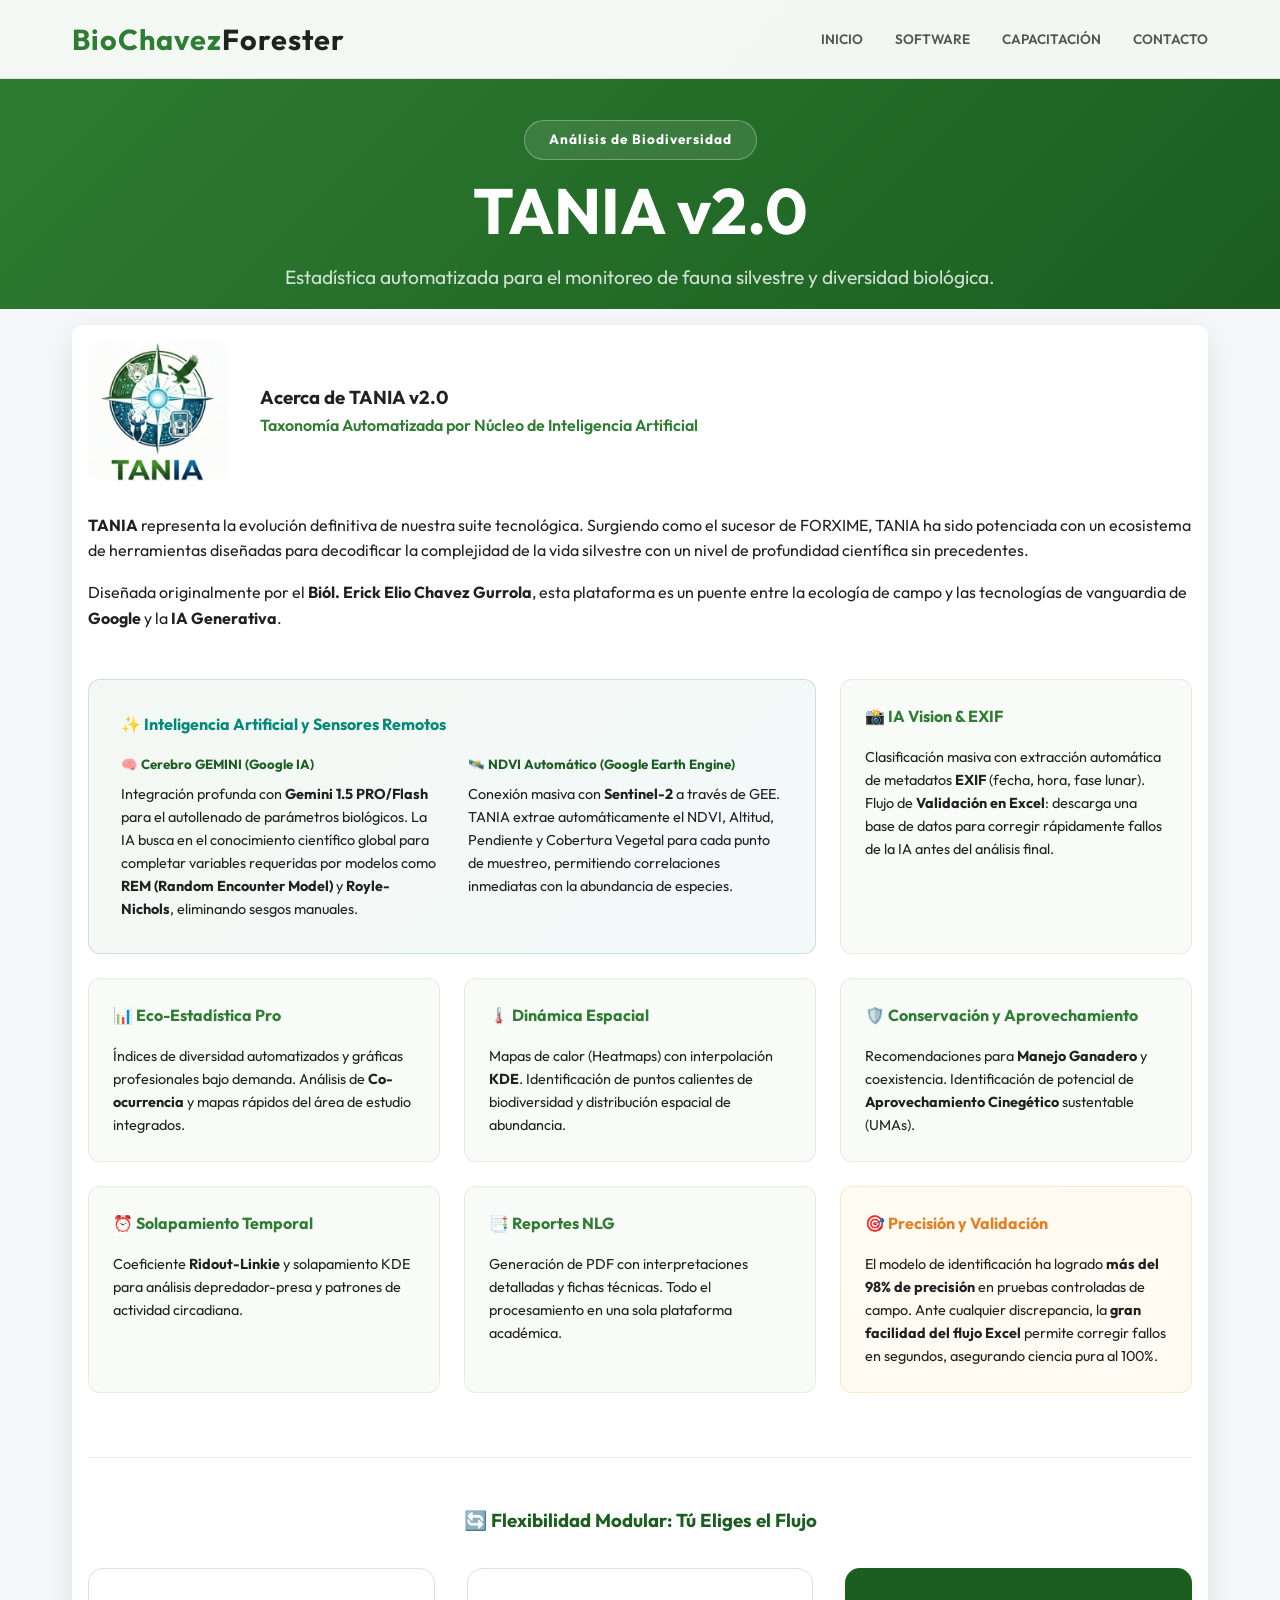
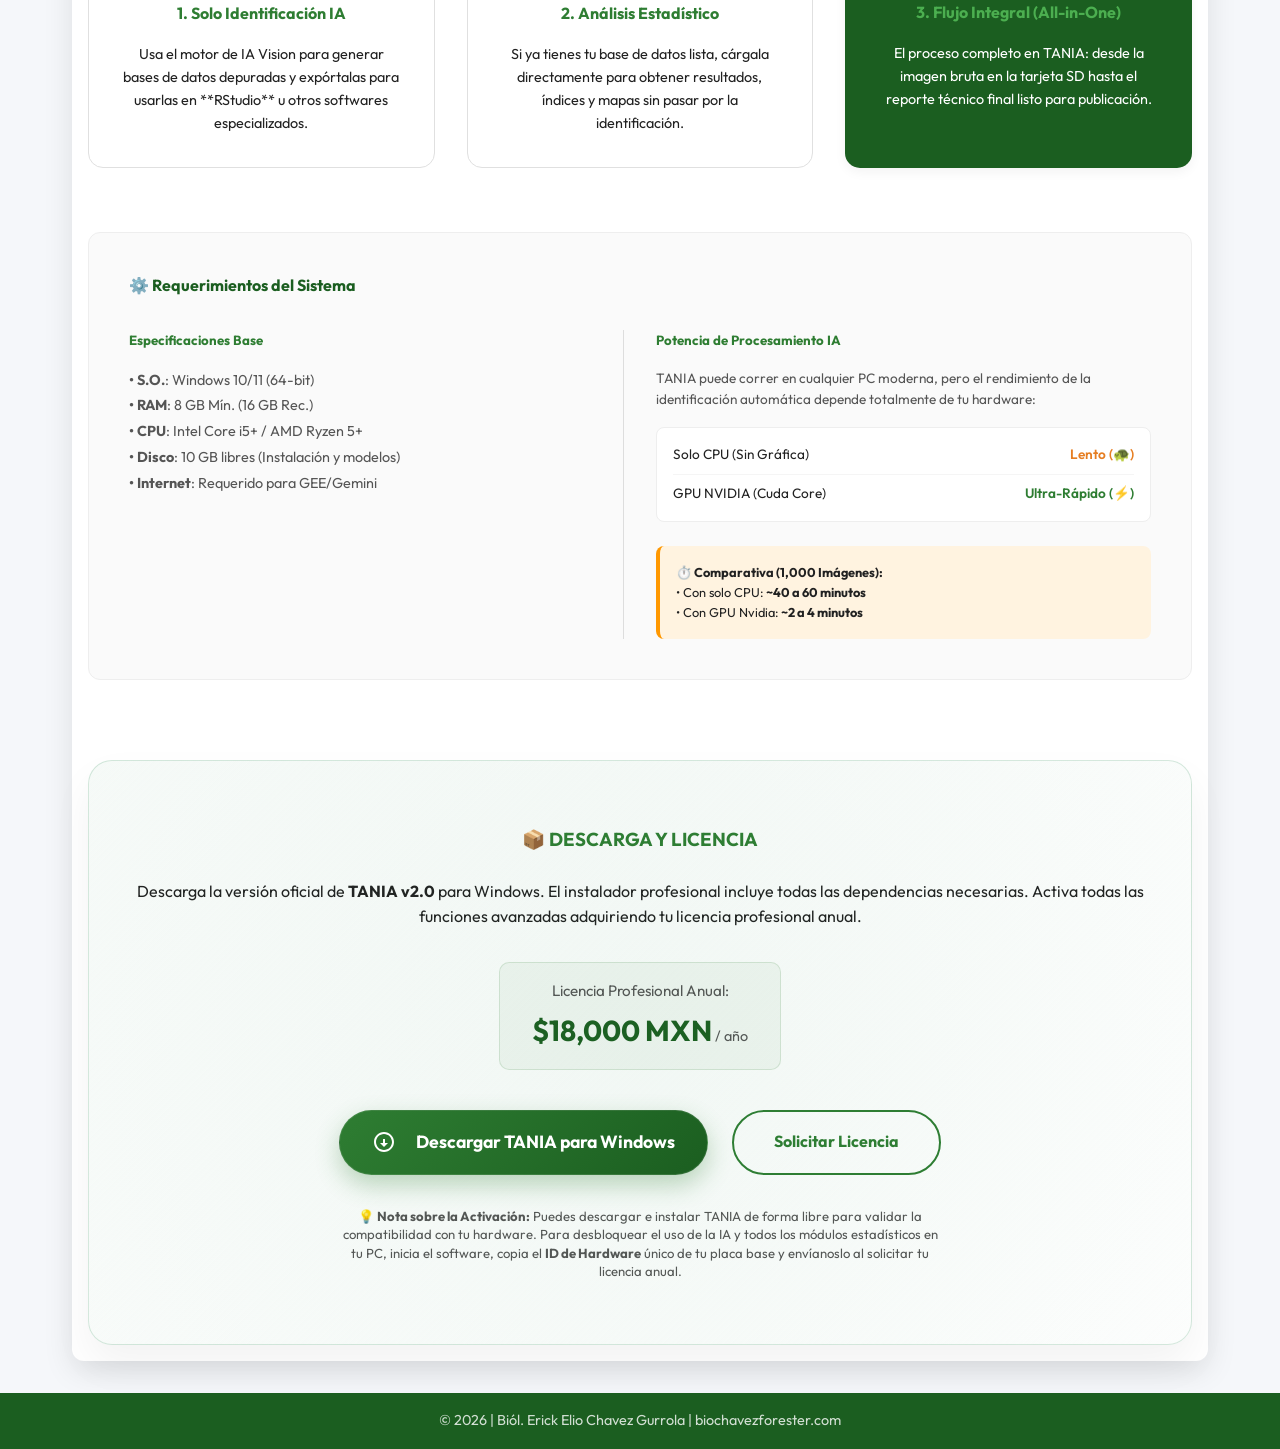
<file: tania.html>
<!DOCTYPE html>
<html lang="es">
<head>
    <meta charset="UTF-8">
    <meta name="viewport" content="width=device-width, initial-scale=1.0">
    <title>TANIA | IA para Identificación de Fauna y Sensores Remotos | BioChavez Forester</title>

    <!-- SEO Meta Tags -->
    <meta name="description" content="TANIA: El cerebro de tus cámaras trampa. Identifica fauna con IA, extrae metadatos y obtén análisis científicos detallados con tecnología Gemini.">
    <meta name="keywords" content="TANIA, IA fauna, identificación automática animales, fototrampeo avanzado, Biólogo Erick Elio Chavez Gurrola">
    <meta name="author" content="Biól. Erick Elio Chavez Gurrola">
    <meta name="robots" content="index, follow">
    <link rel="canonical" href="https://biochavezforester.com/tania">

    <!-- Open Graph / Facebook -->
    <meta property="og:type" content="article">
    <meta property="og:url" content="https://biochavezforester.com/tania">
    <meta property="og:title" content="TANIA | Taxonomía Automatizada por Inteligencia Artificial">
    <meta property="og:description" content="Potencia tu monitoreo con IA y sensores remotos. Integración con Gemini 1.5 PRO y Sentinel-2.">
    <meta property="og:image" content="https://biochavezforester.com/assets/tania_logo.png">

    <link rel="preconnect" href="https://fonts.googleapis.com">
    <link rel="preconnect" href="https://fonts.gstatic.com" crossorigin>
    <link href="https://fonts.googleapis.com/css2?family=Outfit:wght@300;400;600;700&display=swap" rel="stylesheet">
    <link rel="stylesheet" href="styles.css">
</head>
<body>
    <nav>
        <div class="container nav-content">
            <div class="logo">BioChavez<span>Forester</span></div>
            <ul class="nav-links">
                <li><a href="javascript:void(0)" data-scroll="inicio">Inicio</a></li>
                <li><a href="javascript:void(0)" data-scroll="software">Software</a></li>
                <li><a href="capacitacion">Capacitación</a></li>
                <li><a href="javascript:void(0)" data-scroll="contacto">Contacto</a></li>
            </ul>
            <div class="hamburger">
                <span></span>
                <span></span>
                <span></span>
            </div>
        </div>
    </nav>

    <header class="sub-header">
        <div class="container hero-content">
            <span class="badge">Análisis de Biodiversidad</span>
            <h1>TANIA v2.0</h1>
            <p class="subtitle">Estadística automatizada para el monitoreo de fauna silvestre y diversidad biológica.</p>
        </div>
    </header>

    <main class="container">
        <section class="details-section">
            <div class="info-card">
                <div style="display: flex; align-items: center; gap: 2rem; margin-bottom: 2rem;">
                    <img src="assets/tania_logo.png" alt="Logo de TANIA" style="width: 140px; height: auto; border-radius: 12px; box-shadow: var(--shadow);">
                    <div>
                        <h3>Acerca de TANIA v2.0</h3>
                        <p style="color: var(--accent-formal); font-weight: 600;">Taxonomía Automatizada por Núcleo de Inteligencia Artificial</p>
                    </div>
                </div>

                <p><b>TANIA</b> representa la evolución definitiva de nuestra suite tecnológica. Surgiendo como el sucesor de FORXIME, TANIA ha sido potenciada con un ecosistema de herramientas diseñadas para decodificar la complejidad de la vida silvestre con un nivel de profundidad científica sin precedentes.</p>
                
                <p style="margin-top: 1rem;">Diseñada originalmente por el <b>Biól. Erick Elio Chavez Gurrola</b>, esta plataforma es un puente entre la ecología de campo y las tecnologías de vanguardia de <b>Google</b> y la <b>IA Generativa</b>.</p>

                <div class="features-grid" style="display: grid; grid-template-columns: repeat(auto-fit, minmax(320px, 1fr)); gap: 1.5rem; margin-top: 3rem;">
                    <!-- IA y Sensores Remotos -->
                    <div style="background: linear-gradient(135deg, rgba(46, 125, 50, 0.05) 0%, rgba(0, 137, 123, 0.05) 100%); padding: 2rem; border-radius: 12px; border: 1px solid rgba(0, 137, 123, 0.2); grid-column: span 2;">
                        <h4 style="color: var(--accent-teal); margin-bottom: 1rem; display: flex; align-items: center; gap: 0.5rem;">✨ Inteligencia Artificial y Sensores Remotos</h4>
                        <div style="display: grid; grid-template-columns: 1fr 1fr; gap: 2rem;">
                            <div>
                                <h5 style="color: var(--primary-dark); margin-bottom: 0.5rem;">🧠 Cerebro GEMINI (Google IA)</h5>
                                <p style="font-size: 0.9rem;">Integración profunda con <b>Gemini 1.5 PRO/Flash</b> para el autollenado de parámetros biológicos. La IA busca en el conocimiento científico global para completar variables requeridas por modelos como <b>REM (Random Encounter Model)</b> y <b>Royle-Nichols</b>, eliminando sesgos manuales.</p>
                            </div>
                            <div>
                                <h5 style="color: var(--primary-dark); margin-bottom: 0.5rem;">🛰️ NDVI Automático (Google Earth Engine)</h5>
                                <p style="font-size: 0.9rem;">Conexión masiva con <b>Sentinel-2</b> a través de GEE. TANIA extrae automáticamente el NDVI, Altitud, Pendiente y Cobertura Vegetal para cada punto de muestreo, permitiendo correlaciones inmediatas con la abundancia de especies.</p>
                            </div>
                        </div>
                    </div>

                    <!-- Módulos Clásicos y Avanzados -->
                    <div style="background: rgba(46, 125, 50, 0.03); padding: 1.5rem; border-radius: 12px; border: 1px solid rgba(46, 125, 50, 0.1);">
                        <h4 style="color: var(--accent-formal); margin-bottom: 1rem;">📸 IA Vision & EXIF</h4>
                        <p style="font-size: 0.9rem;">Clasificación masiva con extracción automática de metadatos <b>EXIF</b> (fecha, hora, fase lunar). Flujo de <b>Validación en Excel</b>: descarga una base de datos para corregir rápidamente fallos de la IA antes del análisis final.</p>
                    </div>
                    <div style="background: rgba(46, 125, 50, 0.03); padding: 1.5rem; border-radius: 12px; border: 1px solid rgba(46, 125, 50, 0.1);">
                        <h4 style="color: var(--accent-formal); margin-bottom: 1rem;">📊 Eco-Estadística Pro</h4>
                        <p style="font-size: 0.9rem;">Índices de diversidad automatizados y gráficas profesionales bajo demanda. Análisis de <b>Co-ocurrencia</b> y mapas rápidos del área de estudio integrados.</p>
                    </div>
                    <div style="background: rgba(46, 125, 50, 0.03); padding: 1.5rem; border-radius: 12px; border: 1px solid rgba(46, 125, 50, 0.1);">
                        <h4 style="color: var(--accent-formal); margin-bottom: 1rem;">🌡️ Dinámica Espacial</h4>
                        <p style="font-size: 0.9rem;">Mapas de calor (Heatmaps) con interpolación <b>KDE</b>. Identificación de puntos calientes de biodiversidad y distribución espacial de abundancia.</p>
                    </div>
                    <div style="background: rgba(46, 125, 50, 0.03); padding: 1.5rem; border-radius: 12px; border: 1px solid rgba(46, 125, 50, 0.1);">
                        <h4 style="color: var(--accent-formal); margin-bottom: 1rem;">🛡️ Conservación y Aprovechamiento</h4>
                        <p style="font-size: 0.9rem;">Recomendaciones para <b>Manejo Ganadero</b> y coexistencia. Identificación de potencial de <b>Aprovechamiento Cinegético</b> sustentable (UMAs).</p>
                    </div>
                    <div style="background: rgba(46, 125, 50, 0.03); padding: 1.5rem; border-radius: 12px; border: 1px solid rgba(46, 125, 50, 0.1);">
                        <h4 style="color: var(--accent-formal); margin-bottom: 1rem;">⏰ Solapamiento Temporal</h4>
                        <p style="font-size: 0.9rem;">Coeficiente <b>Ridout-Linkie</b> y solapamiento KDE para análisis depredador-presa y patrones de actividad circadiana.</p>
                    </div>
                    <div style="background: rgba(46, 125, 50, 0.03); padding: 1.5rem; border-radius: 12px; border: 1px solid rgba(46, 125, 50, 0.1);">
                        <h4 style="color: var(--accent-formal); margin-bottom: 1rem;">📑 Reportes NLG</h4>
                        <p style="font-size: 0.9rem;">Generación de PDF con interpretaciones detalladas y fichas técnicas. Todo el procesamiento en una sola plataforma académica.</p>
                    </div>
                    <!-- Card Nueva (Esquina inferior derecha) -->
                    <div style="background: linear-gradient(135deg, rgba(255, 193, 7, 0.05) 0%, rgba(255, 152, 0, 0.05) 100%); padding: 1.5rem; border-radius: 12px; border: 1px solid rgba(255, 152, 0, 0.2);">
                        <h4 style="color: #e67e22; margin-bottom: 1rem; display: flex; align-items: center; gap: 0.5rem;">🎯 Precisión y Validación</h4>
                        <p style="font-size: 0.9rem;">El modelo de identificación ha logrado <b>más del 98% de precisión</b> en pruebas controladas de campo. Ante cualquier discrepancia, la <b>gran facilidad del flujo Excel</b> permite corregir fallos en segundos, asegurando ciencia pura al 100%.</p>
                    </div>
                </div>

                <!-- Nueva sección: Flexibilidad Modular -->
                <div style="margin-top: 4rem; border-top: 1px solid #eee; padding-top: 3rem;">
                    <h3 style="text-align: center; color: var(--primary-dark); margin-bottom: 2rem;">🔄 Flexibilidad Modular: Tú Eliges el Flujo</h3>
                    <div style="display: grid; grid-template-columns: repeat(auto-fit, minmax(280px, 1fr)); gap: 2rem;">
                        <div style="text-align: center; padding: 2rem; background: #fff; border: 1px solid var(--border); border-radius: 15px;">
                            <h4 style="color: var(--accent-formal);">1. Solo Identificación IA</h4>
                            <p style="font-size: 0.9rem; margin-top: 1rem;">Usa el motor de IA Vision para generar bases de datos depuradas y expórtalas para usarlas en **RStudio** u otros softwares especializados.</p>
                        </div>
                        <div style="text-align: center; padding: 2rem; background: #fff; border: 1px solid var(--border); border-radius: 15px;">
                            <h4 style="color: var(--accent-formal);">2. Análisis Estadístico</h4>
                            <p style="font-size: 0.9rem; margin-top: 1rem;">Si ya tienes tu base de datos lista, cárgala directamente para obtener resultados, índices y mapas sin pasar por la identificación.</p>
                        </div>
                        <div style="text-align: center; padding: 2rem; background: var(--primary-dark); color: white; border-radius: 15px; box-shadow: var(--shadow-md);">
                            <h4 style="color: var(--primary-light);">3. Flujo Integral (All-in-One)</h4>
                            <p style="font-size: 0.9rem; margin-top: 1rem;">El proceso completo en TANIA: desde la imagen bruta en la tarjeta SD hasta el reporte técnico final listo para publicación.</p>
                        </div>
                    </div>
                </div>

                <!-- Requisitos del Sistema Actualizados con Comparativa -->
                <div style="margin-top: 4rem; background: #fafafa; padding: 2.5rem; border-radius: 12px; border: 1px solid #eee;">
                    <h4 style="color: var(--primary-dark); margin-bottom: 2rem; display: flex; align-items: center; gap: 0.5rem;">⚙️ Requerimientos del Sistema</h4>
                    
                    <div style="display: grid; grid-template-columns: repeat(auto-fit, minmax(280px, 1fr)); gap: 2rem;">
                        <!-- Especificaciones Base -->
                        <div style="border-right: 1px solid #ddd; padding-right: 1.5rem;">
                            <h5 style="color: var(--accent-formal); margin-bottom: 1rem;">Especificaciones Base</h5>
                            <div style="font-size: 0.9rem; color: var(--text-medium); line-height: 1.8;">
                                <b>• S.O.</b>: Windows 10/11 (64-bit)<br>
                                <b>• RAM</b>: 8 GB Mín. (16 GB Rec.)<br>
                                <b>• CPU</b>: Intel Core i5+ / AMD Ryzen 5+<br>
                                <b>• Disco</b>: 10 GB libres (Instalación y modelos)<br>
                                <b>• Internet</b>: Requerido para GEE/Gemini
                            </div>
                        </div>

                        <!-- Potencia de Procesamiento -->
                        <div>
                            <h5 style="color: var(--accent-formal); margin-bottom: 1rem;">Potencia de Procesamiento IA</h5>
                            <p style="font-size: 0.85rem; color: var(--text-medium); margin-bottom: 1rem;">
                                TANIA puede correr en cualquier PC moderna, pero el rendimiento de la identificación automática depende totalmente de tu hardware:
                            </p>
                            
                            <div style="background: white; border: 1px solid #eee; border-radius: 8px; padding: 1rem;">
                                <div style="display: flex; justify-content: space-between; font-size: 0.85rem; padding-bottom: 0.5rem; border-bottom: 1px solid #f5f5f5;">
                                    <span>Solo CPU (Sin Gráfica)</span>
                                    <span style="color: #e67e22; font-weight: 600;">Lento (🐢)</span>
                                </div>
                                <div style="display: flex; justify-content: space-between; font-size: 0.85rem; padding-top: 0.5rem;">
                                    <span>GPU NVIDIA (Cuda Core)</span>
                                    <span style="color: #2e7d32; font-weight: 600;">Ultra-Rápido (⚡)</span>
                                </div>
                            </div>
                            
                            <!-- Cálculo Comparativo -->
                            <div style="margin-top: 1.5rem; font-size: 0.8rem; background: #fff3e0; padding: 1rem; border-radius: 8px; border-left: 4px solid #ff9800;">
                                <b>⏱️ Comparativa (1,000 Imágenes):</b><br>
                                • Con solo CPU: <b>~40 a 60 minutos</b><br>
                                • Con GPU Nvidia: <b>~2 a 4 minutos</b>
                            </div>
                        </div>
                    </div>
                </div>

                <div class="download-card">
                    <h3 style="color: var(--accent-formal);">📦 DESCARGA Y LICENCIA</h3>
                    <p style="margin-top: 1.5rem; margin-bottom: 2rem; color: var(--text-dark); line-height: 1.6;">
                        Descarga la versión oficial de <b>TANIA v2.0</b> para Windows. El instalador profesional incluye todas las dependencias necesarias. Activa todas las funciones avanzadas adquiriendo tu licencia profesional anual.
                    </p>
                    
                    <div style="background: rgba(46, 125, 50, 0.05); border: 1px solid rgba(46, 125, 50, 0.15); border-radius: 10px; padding: 1rem 2rem; margin-bottom: 2.5rem; display: inline-block; text-align: center;">
                        <span style="font-size: 0.95rem; color: var(--text-medium); display: block; margin-bottom: 0.2rem;">Licencia Profesional Anual:</span>
                        <strong style="font-size: 1.8rem; color: var(--primary-dark); font-family: 'Outfit', sans-serif;">$18,000 MXN</strong> <span style="font-size: 0.9rem; color: var(--text-medium);">/ año</span>
                    </div>

                    <div style="display: flex; flex-wrap: wrap; gap: 1.5rem; justify-content: center; align-items: center;">
                        <a href="https://drive.google.com/file/d/1i5CGHcj5Njk6Q5IRRDfSYs3Uk3Cyt-qR/view?usp=sharing" target="_blank" rel="noopener noreferrer" class="btn-execute-main pulse-animation" style="padding: 1.1rem 2rem; border-radius: 50px; display: flex; align-items: center; justify-content: center; font-weight: 700; text-decoration: none;">
                            <svg viewBox="0 0 24 24" fill="currentColor" xmlns="http://www.w3.org/2000/svg" style="width: 24px; height: 24px; margin-right: 8px; vertical-align: middle;"><path d="M12 2C6.48 2 2 6.48 2 12s4.48 10 10 10 10-4.48 10-10S17.52 2 12 2zm0 18c-4.41 0-8-3.59-8-8s3.59-8 8-8 8 3.59 8 8-3.59 8-8 8zm1-11H11v4H8l4 4 4-4h-3V9z"/></svg>
                            Descargar TANIA para Windows
                        </a>

                        <a href="/#contacto" class="btn btn-outline" style="margin-left: 0; padding: 1.1rem 2.5rem; border-radius: 50px; font-weight: 700; text-decoration: none;">
                            Solicitar Licencia
                        </a>
                    </div>

                    <p style="margin-top: 2rem; font-size: 0.82rem; color: var(--text-medium); max-width: 600px; margin-left: auto; margin-right: auto; text-align: center; line-height: 1.4;">
                        💡 <b>Nota sobre la Activación:</b> Puedes descargar e instalar TANIA de forma libre para validar la compatibilidad con tu hardware. Para desbloquear el uso de la IA y todos los módulos estadísticos en tu PC, inicia el software, copia el <b>ID de Hardware</b> único de tu placa base y envíanoslo al solicitar tu licencia anual.
                    </p>
                </div>
            </div>
        </section>
    </main>

    <footer>
        <div class="container">
            <p>&copy; 2026 | Biól. Erick Elio Chavez Gurrola | biochavezforester.com</p>
        </div>
    </footer>

    <!-- Script compartido para navegación limpia -->
    <script src="scripts.js"></script>
</body>
</html>
</file>
<file: styles.css>
:root {
    --bg-light: #F5F7FA;
    --primary-green: #2E7D32; 
    --primary-dark: #1B5E20;
    --primary-light: #4CAF50;
    --accent-teal: #00897B;
    --text-dark: #212121;
    --text-medium: #555555;
    --text-light: #888888;
    --bg-white: #FFFFFF;
    --border: #E0E0E0;
    --shadow-md: 0 4px 12px rgba(0, 0, 0, 0.05);
    --gold-accent: #FF8F00;
    --accent-formal: #2E7D32;
}

* {
    margin: 0;
    padding: 0;
    box-sizing: border-box;
}

body {
    font-family: 'Outfit', sans-serif;
    background-color: var(--bg-light);
    color: var(--text-dark);
    line-height: 1.6;
    overflow-x: hidden;
    scroll-behavior: smooth;
}

.container {
    max-width: 1200px;
    margin: 0 auto;
    padding-left: 2rem;
    padding-right: 2rem;
}

/* Nav */
nav {
    position: fixed;
    top: 0;
    width: 100%;
    z-index: 1000;
    background: rgba(255, 255, 255, 0.95);
    backdrop-filter: blur(10px);
    border-bottom: 1px solid var(--border);
    padding: 1rem 0;
}

.nav-content {
    display: flex;
    justify-content: space-between;
    align-items: center;
}

.logo {
    font-size: 1.8rem;
    font-weight: 700;
    color: var(--primary-green);
    letter-spacing: 1px;
}

.logo span {
    color: var(--text-dark);
}

.nav-links {
    display: flex;
    list-style: none;
    gap: 2rem;
    align-items: center;
}

.nav-links {
    display: flex;
    list-style: none;
    gap: 2rem;
}

.nav-links a {
    text-decoration: none;
    color: var(--text-medium);
    font-weight: 600;
    transition: 0.3s;
    font-size: 0.85rem;
    text-transform: uppercase;
}

.nav-links a:hover {
    color: var(--primary-green);
}

/* Hero */
header {
    min-height: 100vh;
    display: flex;
    align-items: center;
    background: linear-gradient(135deg, #ffffff 0%, #E8F5E9 100%);
    padding-top: 100px;
}

.hero-content {
    text-align: center;
    animation: fadeInUp 1s ease-out;
}

.badge {
    color: var(--primary-green);
    background: #E8F5E9;
    padding: 0.5rem 1.5rem;
    border-radius: 50px;
    font-size: 0.85rem;
    font-weight: 700;
    letter-spacing: 1px;
    border: 1px solid var(--primary-light);
    margin-bottom: 2rem;
    display: inline-block;
}

h1 {
    font-size: clamp(2.5rem, 8vw, 4rem);
    line-height: 1.1;
    margin-bottom: 1.5rem;
    color: var(--primary-dark);
}

.subtitle {
    font-size: 1.2rem;
    color: var(--text-medium);
    max-width: 800px;
    margin: 0 auto 3rem;
}

/* Botones */
.btn {
    padding: 1rem 2.5rem;
    border-radius: 8px;
    text-decoration: none;
    font-weight: 700;
    transition: 0.3s;
    display: inline-block;
}

.btn-primary {
    background-color: var(--primary-green);
    color: #fff;
    box-shadow: 0 4px 10px rgba(46, 125, 50, 0.2);
}

.btn-primary:hover {
    transform: translateY(-2px);
    background-color: var(--primary-dark);
}

.btn-outline {
    border: 2px solid var(--primary-green);
    color: var(--primary-green);
    margin-left: 1rem;
}

.btn-outline:hover {
    background: var(--primary-bg);
}

/* Software Grid */
section {
    padding: 2rem 0;
    scroll-margin-top: 80px;
}

.section-title {
    font-size: 2.2rem;
    text-align: center;
    margin-top: 0;
    margin-bottom: 1.5rem;
    line-height: 1.2;
    color: var(--primary-dark);
}

.section-title::after {
    content: '';
    display: block;
    width: 50px;
    height: 3px;
    background: var(--gold-accent);
    margin: 10px auto;
}

/* Misión y Visión */
.mv-grid {
    display: grid;
    grid-template-columns: repeat(auto-fit, minmax(300px, 1fr));
    gap: 3rem;
    margin-top: -80px;
    position: relative;
    z-index: 10;
}

.mv-card {
    background: #ffffff;
    padding: 3rem;
    border-radius: 15px;
    box-shadow: 0 10px 30px rgba(0,0,0,0.06);
    border-bottom: 5px solid var(--primary-green);
    text-align: center;
}

.mv-card h3 {
    font-size: 1.5rem;
    color: var(--primary-dark);
    margin-bottom: 1.5rem;
}

.mv-card p {
    color: var(--text-medium);
    font-size: 0.95rem;
}

/* Nuestros Desarrollos Grid (Flex para centrar última fila) */
.tools-grid {
    display: flex;
    flex-wrap: wrap;
    justify-content: center;
    gap: 2rem;
    margin-top: 3rem;
}

.tool-card {
    flex: 1 1 320px;
    max-width: 380px;
    background: var(--bg-white);
    border: 1px solid var(--border);
    padding: 2.5rem;
    border-radius: 12px;
    transition: 0.4s;
    display: flex;
    flex-direction: column;
    justify-content: space-between;
}

.tool-card:hover {
    transform: translateY(-8px);
    box-shadow: 0 12px 30px rgba(0, 0, 0, 0.08);
    border-color: var(--primary-light);
}

.tool-icon {
    font-size: 2.5rem;
    margin-bottom: 1.5rem;
    filter: drop-shadow(0 4px 4px rgba(0,0,0,0.1));
}

.tool-card-logo {
    width: 60px;
    height: 60px;
    object-fit: contain;
    margin-bottom: 1.5rem;
}

.tool-card h3 {
    font-size: 1.6rem;
    margin-bottom: 1rem;
    color: var(--primary-dark);
}

.tool-card p {
    color: var(--text-medium);
    font-size: 0.9rem;
    margin-bottom: 2rem;
}

.tool-footer {
    display: flex;
    justify-content: space-between;
    align-items: center;
    border-top: 1px solid #f0f0f0;
    padding-top: 1.5rem;
}

.status {
    font-size: 0.75rem;
    color: var(--accent-teal);
    font-weight: 700;
    text-transform: uppercase;
}

/* Estilos para Upcoming Card (Channel Box) */
.upcoming-card {
    border: 1.5px solid rgba(46, 125, 50, 0.2) !important;
    background: linear-gradient(180deg, #ffffff 0%, #f9fbf9 100%);
    position: relative;
    overflow: hidden;
}

.upcoming-card::before {
    content: '';
    position: absolute;
    top: 0;
    right: 0;
    width: 100px;
    height: 100px;
    background: radial-gradient(circle at top right, rgba(46, 125, 50, 0.05), transparent);
    pointer-events: none;
}

.tool-visual-container {
    height: 180px;
    background: #f0f4f0;
    margin: -2.5rem -2.5rem 1.5rem -2.5rem;
    display: flex;
    align-items: center;
    justify-content: center;
    position: relative;
    overflow: hidden;
    border-bottom: 1px solid rgba(0,0,0,0.03);
}

.tool-main-img {
    height: 80%;
    width: auto;
    object-fit: contain;
    filter: drop-shadow(0 10px 15px rgba(0,0,0,0.1));
    transition: 0.5s ease;
}

.upcoming-card:hover .tool-main-img {
    transform: scale(1.1) rotate(2deg);
}

.badge-upcoming {
    position: absolute;
    top: 15px;
    right: 15px;
    background: rgba(46, 125, 50, 0.9);
    backdrop-filter: blur(4px);
    color: white;
    padding: 4px 12px;
    border-radius: 50px;
    font-size: 0.65rem;
    font-weight: 800;
    letter-spacing: 1px;
    box-shadow: 0 4px 10px rgba(0,0,0,0.1);
}

.status-container {
    display: flex;
    align-items: center;
    gap: 0.5rem;
}

.status-dot {
    width: 8px;
    height: 8px;
    background-color: var(--primary-green);
    border-radius: 50%;
    position: relative;
}

.status-dot::after {
    content: '';
    position: absolute;
    top: 0;
    left: 0;
    width: 100%;
    height: 100%;
    background-color: var(--primary-green);
    border-radius: 50%;
    animation: status-pulse 2s infinite;
}

@keyframes status-pulse {
    0% { transform: scale(1); opacity: 0.8; }
    100% { transform: scale(3); opacity: 0; }
}

.btn-sm {
    background: var(--primary-green);
    color: #fff;
    padding: 0.5rem 1.2rem;
    border-radius: 6px;
    text-decoration: none;
    font-weight: 700;
    font-size: 0.8rem;
}

/* Servicios Grid */
.services-grid {
    display: grid;
    grid-template-columns: repeat(auto-fit, minmax(320px, 1fr));
    gap: 2rem;
    margin-top: 2rem;
    justify-content: center;
}

.service-card {
    background: #fff;
    padding: 1rem;
    border-radius: 20px;
    box-shadow: 0 10px 30px rgba(0,0,0,0.05);
    transition: 0.3s ease;
    border: 1px solid #f0f0f0;
    text-align: center;
    position: relative;
    overflow: hidden;
}

.service-card::after {
    content: '';
    position: absolute;
    top: 0;
    left: 0;
    width: 4px;
    height: 100%;
    background: var(--primary-green);
    opacity: 0;
    transition: 0.3s;
}

.service-card:hover {
    transform: translateY(-8px);
    box-shadow: 0 20px 40px rgba(0,0,0,0.08);
    border-color: var(--primary-light);
}

.service-card:hover::after {
    opacity: 1;
}

.service-card h3 {
    font-size: 1.5rem;
    color: var(--primary-dark);
    margin-bottom: 1rem;
}

.service-card p {
    color: var(--text-medium);
    font-size: 0.95rem;
    line-height: 1.8;
}

/* Contacto */
.contact-grid {
    display: grid;
    grid-template-columns: repeat(auto-fit, minmax(280px, 1fr));
    gap: 1rem;
}

.contact-card {
    background: var(--bg-white);
    padding: 1rem;
    border-radius: 20px;
    box-shadow: 0 20px 40px rgba(0,0,0,0.05);
    border: 1px solid var(--border);
}

input, select, textarea {
    width: 100%;
    padding: 0.8rem;
    border: 1px solid var(--border);
    border-radius: 6px;
    margin-top: 0.5rem;
}

textarea {
    height: 120px;
    resize: none;
}

.btn-block {
    width: 100%;
    border: none;
    cursor: pointer;
    background: var(--primary-green);
    color: #fff;
    padding: 1rem;
    border-radius: 6px;
    font-weight: 700;
    margin-top: 1rem;
}

/* Footer */
footer {
    padding: 1rem 0;
    background: var(--primary-dark);
    color: #fff;
    text-align: center;
}

footer p {
    font-size: 0.9rem;
    opacity: 0.8;
}

/* Download Section Premium */
.download-card {
    margin-top: 5rem;
    text-align: center;
    border: 1px solid rgba(46, 139, 87, 0.2);
    padding: 4rem 2rem;
    border-radius: 24px;
    background: linear-gradient(135deg, rgba(46, 139, 87, 0.03) 0%, rgba(255, 255, 255, 1) 100%);
    box-shadow: 0 20px 40px rgba(0, 0, 0, 0.05);
    position: relative;
    overflow: hidden;
}

.download-card::before {
    content: '';
    position: absolute;
    top: -50%;
    left: -50%;
    width: 200%;
    height: 200%;
    background: radial-gradient(circle, rgba(46, 139, 87, 0.05) 0%, transparent 70%);
    pointer-events: none;
}

.btn-execute-main {
    display: inline-flex;
    align-items: center;
    gap: 0.8rem;
    padding: 1.2rem 3rem;
    background: linear-gradient(135deg, var(--primary-green) 0%, var(--primary-dark) 100%);
    color: #ffffff;
    text-decoration: none;
    font-weight: 700;
    font-size: 1.1rem;
    border-radius: 50px;
    box-shadow: 0 10px 25px rgba(46, 125, 50, 0.3);
    transition: all 0.4s cubic-bezier(0.175, 0.885, 0.32, 1.275);
    border: 1px solid rgba(255, 255, 255, 0.1);
    position: relative;
    z-index: 1;
}

.btn-execute-main:hover {
    transform: translateY(-5px) scale(1.02);
    box-shadow: 0 15px 30px rgba(46, 125, 50, 0.4);
    background: linear-gradient(135deg, var(--primary-light) 0%, var(--primary-green) 100%);
}

.btn-execute-main:active {
    transform: translateY(-2px);
}

.btn-execute-main svg {
    width: 24px;
    height: 24px;
    fill: currentColor;
    transition: transform 0.3s ease;
}

.btn-execute-main:hover svg {
    transform: translateY(3px);
}

@keyframes pulse-ring {
    0% { transform: scale(0.95); box-shadow: 0 0 0 0 rgba(46, 125, 50, 0.7); }
    70% { transform: scale(1); box-shadow: 0 0 0 15px rgba(46, 125, 50, 0); }
    100% { transform: scale(0.95); box-shadow: 0 0 0 0 rgba(46, 125, 50, 0); }
}

.pulse-animation {
    animation: pulse-ring 2s infinite;
}

/* Sub-header Pages */
.sub-header {
    height: auto;
    min-height: 0;
    display: block; /* Cambiado de flex para mejor control de paddings simétricos */
    background: linear-gradient(135deg, var(--primary-green) 0%, var(--primary-dark) 100%);
    color: #fff;
    padding-top: 120px; /* Espacio para el nav (70px) + 50px de margen superior */
    padding-bottom: 1rem; /* Margen inferior exacto de 50px para simetría */
    text-align: center;
}

.sub-header h1 {
    color: #fff;
    margin-bottom: 1rem;
}

.sub-header .subtitle {
    margin-bottom: 0; /* Eliminamos el margen excesivo de 3rem */
    color: rgba(255,255,255,0.9);
}

.sub-header .badge {
    background: rgba(255,255,255,0.1);
    color: #fff;
    border-color: rgba(255,255,255,0.3);
    margin-bottom: 1rem;
}

.sub-header .subtitle {
    color: rgba(255,255,255,0.8);
}

.details-section {
    margin-top: -1rem;
}

.info-card {
    background: #fff;
    padding: 1rem;
    border-radius: 12px;
    box-shadow: 0 10px 30px rgba(0,0,0,0.1);
}

/* Hamburger & Animations */
.hamburger {
    display: none;
    cursor: pointer;
    background: none;
    border: none;
    padding: 0.5rem;
    z-index: 1100;
}

.hamburger span {
    display: block;
    width: 25px;
    height: 3px;
    background-color: var(--primary-green);
    margin: 5px 0;
    transition: all 0.3s ease;
    border-radius: 2px;
}

/* Transformar hamburguesa a X cuando esté activo */
.hamburger.toggle span:nth-child(1) {
    transform: rotate(-45deg) translate(-5px, 6px);
}

.hamburger.toggle span:nth-child(2) {
    opacity: 0;
}

.hamburger.toggle span:nth-child(3) {
    transform: rotate(45deg) translate(-5px, -6px);
}

@keyframes fadeInUp {
    from { opacity: 0; transform: translateY(20px); }
    to { opacity: 1; transform: translateY(0); }
}

/* Galería */
.gallery-grid {
    display: grid;
    grid-template-columns: repeat(auto-fit, minmax(280px, 1fr));
    gap: 1rem;
}

.gallery-item {
    background: #fff;
    border-radius: 12px;
    overflow: hidden;
    transition: 0.3s;
}

.gallery-item img {
    width: 100%;
    height: 200px;
    object-fit: cover;
}

/* Success Stories Enhancement */
.success-card {
    background: #fff;
    border-radius: 20px;
    overflow: hidden;
    display: grid;
    grid-template-columns: 1.2fr 1fr;
    box-shadow: 0 15px 40px rgba(0,0,0,0.06);
    margin-bottom: 2rem;
    transition: transform 0.3s ease;
}

.success-card:hover {
    transform: translateY(-5px);
}

.success-img-container {
    position: relative;
    height: 100%;
    min-height: 400px;
    overflow: hidden;
}

.success-img-container img {
    width: 100%;
    height: 100%;
    object-fit: cover;
    display: block;
}

.success-badge {
    position: absolute;
    top: 20px;
    left: 20px;
    background: var(--primary-green);
    color: #fff;
    padding: 0.6rem 1.2rem;
    border-radius: 50px;
    font-size: 0.8rem;
    font-weight: 700;
    z-index: 10;
    box-shadow: 0 4px 10px rgba(0,0,0,0.2);
}

.success-info {
    padding: 3rem;
    display: flex;
    flex-direction: column;
    justify-content: center;
}

.success-info h3 {
    font-size: 2rem;
    color: var(--primary-dark);
    margin-bottom: 1rem;
    line-height: 1.2;
}

.success-info p {
    color: var(--text-medium);
    margin-bottom: 2rem;
    font-size: 1rem;
}

.scientific-meta {
    display: grid;
    grid-template-columns: repeat(auto-fit, minmax(140px, 1fr));
    gap: 1.5rem;
    margin-bottom: 2rem;
    padding: 1.5rem;
    background: #f8fcf8;
    border-radius: 12px;
    border: 1px solid #e8f5e9;
}

.scientific-meta div {
    font-size: 0.85rem;
}

.scientific-meta b {
    color: var(--primary-green);
    display: block;
    font-size: 0.75rem;
    text-transform: uppercase;
    letter-spacing: 0.5px;
    margin-bottom: 0.2rem;
}

.scientific-meta span {
    color: var(--text-dark);
    font-weight: 600;
}

.institutions-row {
    margin-top: auto;
    display: flex;
    flex-wrap: wrap;
    align-items: center;
    gap: 1rem;
    padding-top: 1.5rem;
    border-top: 1px solid #f0f0f0;
}

.institutions-row span {
    width: 100%;
    font-size: 0.75rem;
    color: var(--text-light);
    font-weight: 700;
    text-transform: uppercase;
    margin-bottom: 0.2rem;
}

.inst-logo {
    font-size: 0.8rem;
    font-weight: 600;
    color: var(--text-medium);
    padding: 0.4rem 0.8rem;
    background: #f5f5f5;
    border-radius: 6px;
    border: 1px solid #eee;
}

@media (max-width: 968px) {
    .success-card { 
        grid-template-columns: 1fr; 
        margin-bottom: 2rem;
    }
    .success-img-container { height: 300px; min-height: 300px; }
    .success-info { padding: 2rem; }
    .success-info h3 { font-size: 1.6rem; }
}

@media (max-width: 768px) {
    .nav-links {
        display: none;
        position: fixed;
        top: 70px;
        left: 0;
        width: 100%;
        height: calc(100vh - 70px);
        background: white;
        flex-direction: column;
        padding: 2rem;
        gap: 1.5rem;
        z-index: 1000;
        overflow-y: auto;
    }

    .nav-links.active {
        display: flex;
    }

    .nav-links li {
        width: 100%;
    }

    .nav-links a {
        font-size: 1.1rem;
        justify-content: space-between;
        width: 100%;
        padding: 0.5rem 0;
    }

    .dropdown-menu {
        position: static;
        transform: none;
        opacity: 1;
        visibility: visible;
        display: none;
        box-shadow: none;
        background: rgba(46, 125, 50, 0.05);
        border: none;
        width: 100%;
        margin-top: 0.5rem;
        padding: 0.5rem 0;
    }

    .has-dropdown.mobile-active .dropdown-menu {
        display: block;
    }

    .has-dropdown.mobile-active .arrow {
        transform: rotate(180deg);
    }

    .hamburger { display: block; }
    header { padding-top: 100px; }
    .sub-header { padding-top: 100px; }
    .tools-grid { grid-template-columns: 1fr; }
    .section-title { font-size: 1.8rem; }
    .container { padding: 0 1.5rem; }
}

@media (max-width: 480px) {
    section { padding: 1.5rem 0; }
    .section-title { font-size: 1.6rem; }
    .subtitle { font-size: 0.9rem; padding: 0 1rem; }
    .success-img-container { height: 250px; min-height: 250px; }
    .success-info { padding: 1.5rem; }
    .success-info h3 { font-size: 1.4rem; }
    .scientific-meta { 
        grid-template-columns: 1fr; 
        padding: 1rem;
        gap: 1rem;
    }
    .inst-logo { font-size: 0.75rem; }
    .contact-card { padding: 1.5rem; }
    .form-group label { font-size: 0.8rem; }
    .btn-block { padding: 0.8rem; font-size: 0.9rem; }
}

/* Lightbox Modal */
.lightbox-modal {
    display: none;
    position: fixed;
    z-index: 2000;
    left: 0;
    top: 0;
    width: 100%;
    height: 100%;
    background-color: rgba(0, 0, 0, 0.9);
    backdrop-filter: blur(5px);
    justify-content: center;
    align-items: center;
    flex-direction: column;
}

.lightbox-modal.active {
    display: flex;
}

.lightbox-content {
    max-width: 90%;
    max-height: 80%;
    border-radius: 12px;
    box-shadow: 0 0 50px rgba(0, 0, 0, 0.5);
    object-fit: contain;
}

.lightbox-close {
    position: absolute;
    top: 30px;
    right: 30px;
    color: #fff;
    font-size: 50px;
    font-weight: 300;
    cursor: pointer;
    transition: 0.3s;
}

.lightbox-close:hover {
    color: var(--primary-light);
    transform: scale(1.1);
}

.lightbox-caption {
    margin-top: 20px;
    text-align: center;
    color: #fff;
    max-width: 800px;
    padding: 0 2rem;
}

.lightbox-caption h4 {
    font-size: 1.5rem;
    margin-bottom: 0.5rem;
}

.lightbox-caption p {
    font-size: 0.9rem;
    opacity: 0.8;
}
/* --- Estilos del Catálogo de Capacitación --- */
.tabs-container {
    display: flex;
    justify-content: center;
    gap: 1rem;
    margin-bottom: 3rem;
    flex-wrap: wrap;
}

.tab-btn {
    padding: 0.8rem 1.5rem;
    border: 1px solid var(--border);
    background: var(--bg-white);
    border-radius: 50px;
    cursor: pointer;
    font-weight: 600;
    font-size: 0.9rem;
    color: var(--text-medium);
    transition: all 0.3s ease;
}

.tab-btn:hover {
    border-color: var(--primary-green);
    color: var(--primary-green);
}

.tab-btn.active {
    background: var(--primary-green);
    color: #fff;
    border-color: var(--primary-green);
    box-shadow: 0 4px 15px rgba(46, 125, 50, 0.2);
}

.tab-content {
    display: none;
    animation: fadeIn 0.5s ease;
}

.tab-content.active {
    display: block;
}

.course-grid {
    display: grid;
    grid-template-columns: repeat(auto-fit, minmax(300px, 1fr));
    gap: 2rem;
}

.course-card {
    background: rgba(255, 255, 255, 0.7);
    backdrop-filter: blur(10px);
    border: 1px solid rgba(255, 255, 255, 0.3);
    padding: 2.5rem;
    border-radius: 20px;
    box-shadow: 0 10px 30px rgba(0,0,0,0.05);
    transition: all 0.4s ease;
    display: flex;
    flex-direction: column;
}

.course-card:hover {
    transform: translateY(-10px);
    box-shadow: 0 20px 40px rgba(0,0,0,0.1);
    background: #fff;
}

.inst-badge {
    align-self: flex-start;
    padding: 4px 12px;
    background: #e8f5e9;
    color: var(--primary-green);
    border-radius: 50px;
    font-size: 0.7rem;
    font-weight: 800;
    text-transform: uppercase;
    margin-bottom: 1.5rem;
}

.course-card h3 {
    font-size: 1.4rem;
    color: var(--primary-dark);
    margin-bottom: 1rem;
    line-height: 1.3;
}

.course-card p {
    font-size: 0.9rem;
    color: var(--text-medium);
    margin-bottom: 2rem;
    flex-grow: 1;
}

.btn-request {
    padding: 0.8rem 1.5rem;
    background: var(--primary-green);
    color: #fff;
    text-decoration: none;
    border-radius: 8px;
    font-weight: 700;
    font-size: 0.85rem;
    text-align: center;
    transition: 0.3s;
}

.btn-request:hover {
    background: var(--primary-dark);
}

.cv-download-banner {
    background: linear-gradient(135deg, var(--primary-dark) 0%, #000 100%);
    color: #fff;
    padding: 3rem;
    border-radius: 24px;
    margin-bottom: 4rem;
    display: flex;
    justify-content: space-between;
    align-items: center;
    flex-wrap: wrap;
    gap: 2rem;
}

.cv-text h2 {
    font-size: 2rem;
    margin-bottom: 0.5rem;
}

.cv-text p {
    opacity: 0.8;
}

.btn-cv {
    padding: 1rem 2.5rem;
    background: var(--gold-accent);
    color: #fff;
    text-decoration: none;
    border-radius: 12px;
    font-weight: 700;
    transition: 0.3s;
    box-shadow: 0 4px 15px rgba(255, 143, 0, 0.3);
}

.btn-cv:hover {
    transform: scale(1.05);
    background: #ff9800;
}

@keyframes fadeIn {
    from { opacity: 0; transform: translateY(10px); }
    to { opacity: 1; transform: translateY(0); }
}

@media (max-width: 768px) {
    .cv-download-banner {
        text-align: center;
        justify-content: center;
    }
    .btn-cv { width: 100%; }
}
/* --- Galería de Experiencia en Campo --- */
.field-gallery {
    margin-top: 5rem;
    padding: 3rem;
    background: #fff;
    border-radius: 30px;
    box-shadow: 0 15px 50px rgba(0,0,0,0.05);
}

.gallery-grid-field {
    display: grid;
    grid-template-columns: repeat(auto-fit, minmax(280px, 1fr));
    gap: 1.5rem;
    margin-top: 2rem;
}

.gallery-item-field {
    position: relative;
    overflow: hidden;
    border-radius: 15px;
    height: 350px;
    box-shadow: 0 5px 15px rgba(0,0,0,0.1);
}

.gallery-item-field img {
    width: 100%;
    height: 100%;
    object-fit: cover;
    transition: transform 0.6s cubic-bezier(0.165, 0.84, 0.44, 1);
}

.gallery-item-field:hover img {
    transform: scale(1.1);
}

.gallery-overlay-field {
    position: absolute;
    bottom: 0;
    left: 0;
    width: 100%;
    padding: 2rem 1.5rem;
    background: linear-gradient(transparent, rgba(0,0,0,0.8));
    color: #fff;
    font-size: 0.9rem;
    font-weight: 600;
    opacity: 0;
    transition: 0.4s;
    display: flex;
    align-items: flex-end;
}

.gallery-item-field:hover .gallery-overlay-field {
    opacity: 1;
}
/* Citation Card */
.citation-card {
    margin-top: 3rem;
    padding: 2.5rem;
    background: #ffffff;
    border-radius: 20px;
    border: 1px solid var(--border);
    box-shadow: var(--shadow-md);
    position: relative;
}

.citation-header {
    display: flex;
    align-items: center;
    gap: 1rem;
    margin-bottom: 1.5rem;
}

.citation-badge {
    background: #e8f5e9;
    color: var(--primary-green);
    padding: 0.4rem 1rem;
    border-radius: 50px;
    font-size: 0.75rem;
    font-weight: 700;
    text-transform: uppercase;
    border: 1px solid var(--primary-light);
}

.citation-box {
    background: #f8f9fa;
    padding: 1.5rem;
    border-radius: 12px;
    border-left: 4px solid var(--primary-green);
    font-family: 'Outfit', sans-serif;
    font-size: 0.95rem;
    color: var(--text-dark);
    line-height: 1.6;
    margin-bottom: 1.5rem;
}

.citation-box i {
    color: var(--text-medium);
}

.doi-link {
    display: inline-flex;
    align-items: center;
    gap: 0.5rem;
    color: var(--primary-green);
    text-decoration: none;
    font-weight: 600;
    transition: 0.3s;
}

.doi-link:hover {
    color: var(--primary-dark);
    text-decoration: underline;
}

.github-btn-alt {
    display: inline-flex;
    align-items: center;
    gap: 0.6rem;
    padding: 0.8rem 1.5rem;
    background: #24292e;
    color: #fff;
    text-decoration: none;
    border-radius: 8px;
    font-weight: 600;
    font-size: 0.9rem;
    transition: 0.3s;
}

.github-btn-alt:hover {
    background: #000;
    transform: translateY(-2px);
}

/* Heartbeat Animation */
@keyframes heartbeat {
    0% { transform: scale(1); }
    14% { transform: scale(1.1); }
    28% { transform: scale(1); }
    42% { transform: scale(1.1); }
    70% { transform: scale(1); }
}

.heartbeat {
    animation: heartbeat 1.5s ease-in-out infinite;
}
</file>
